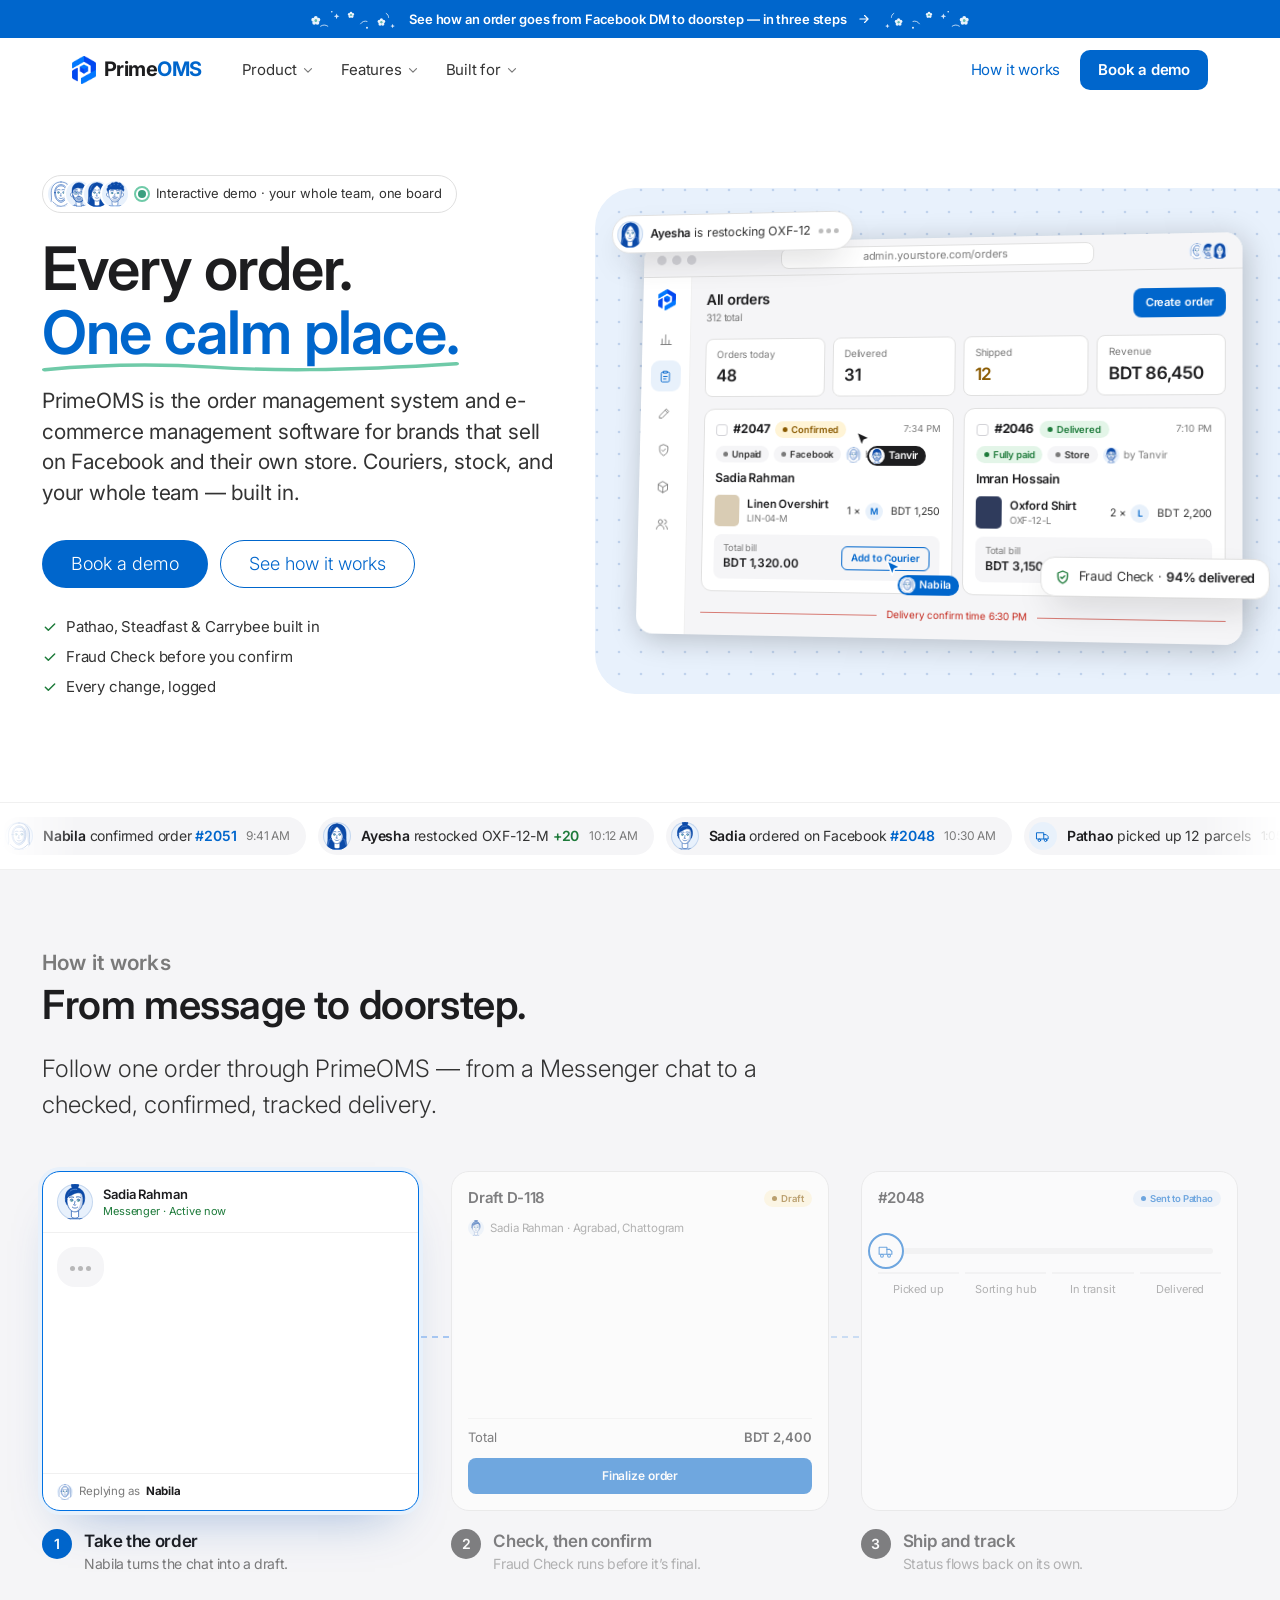
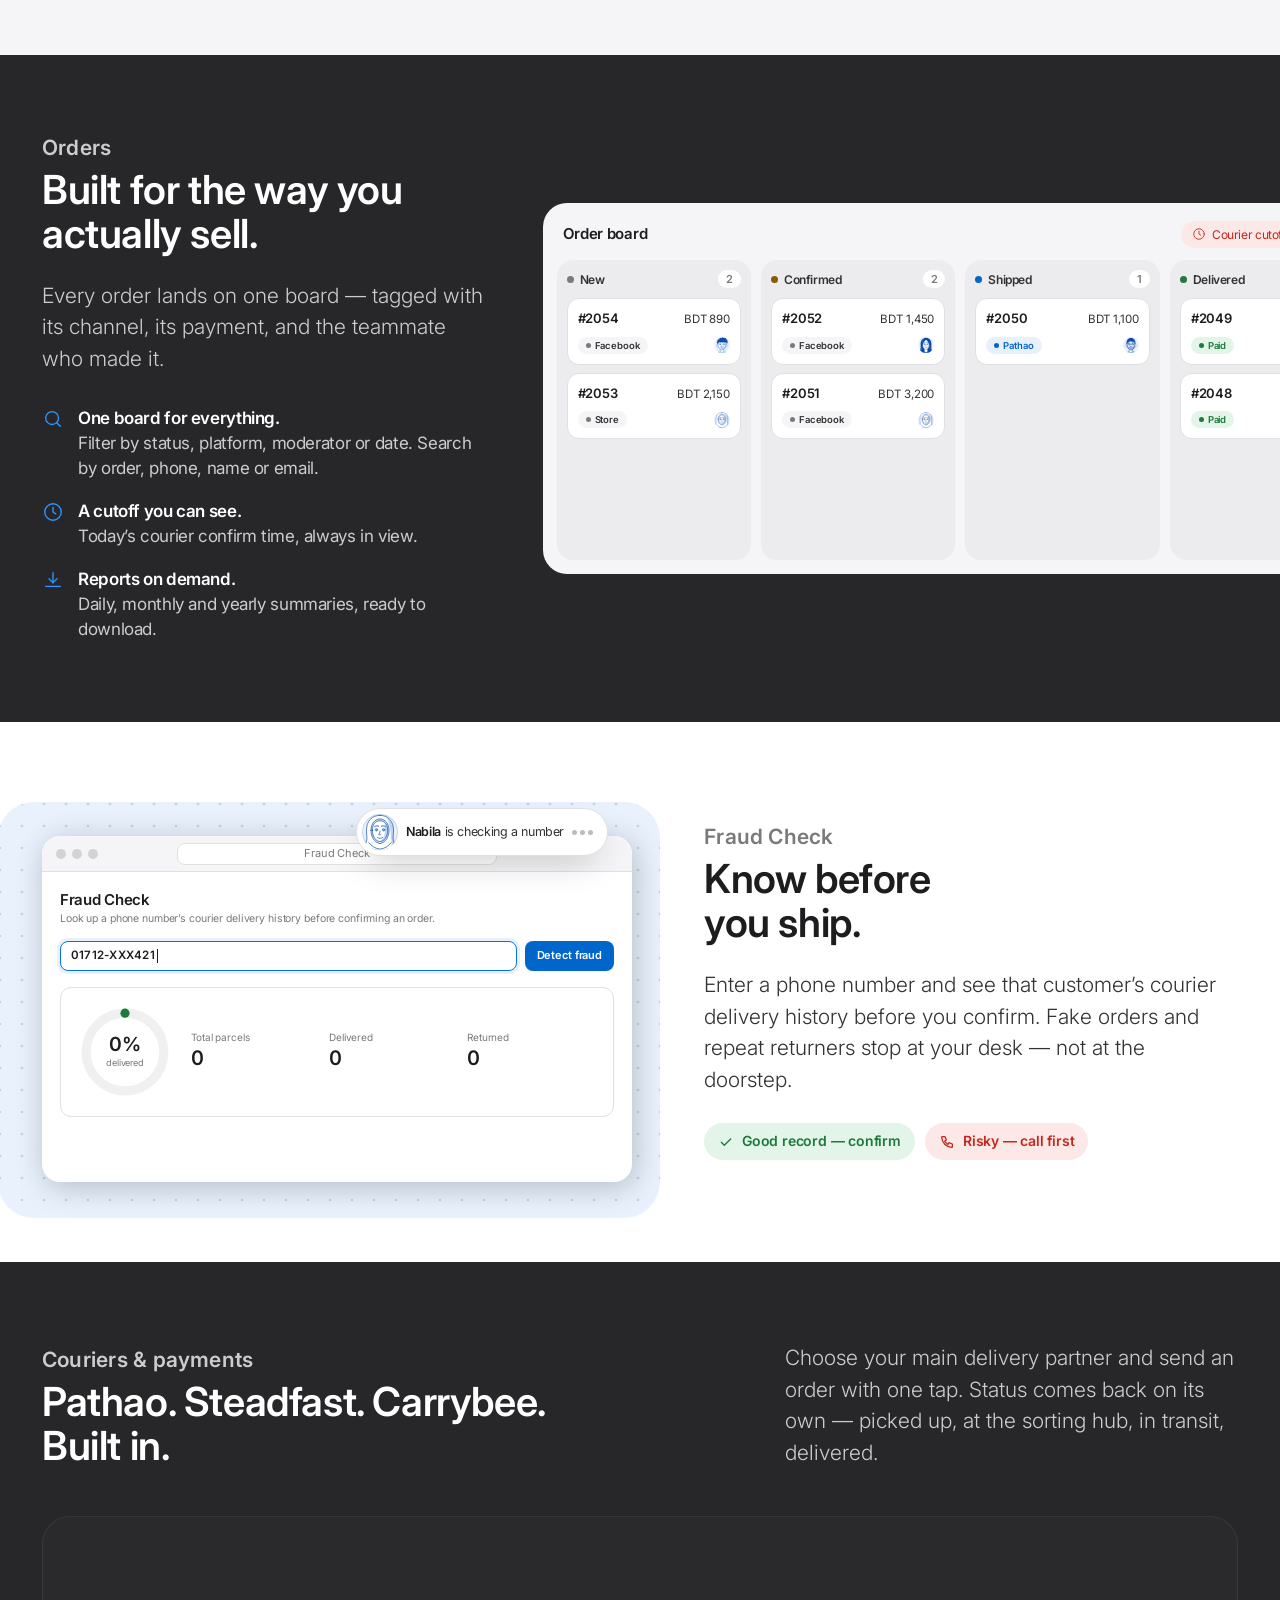
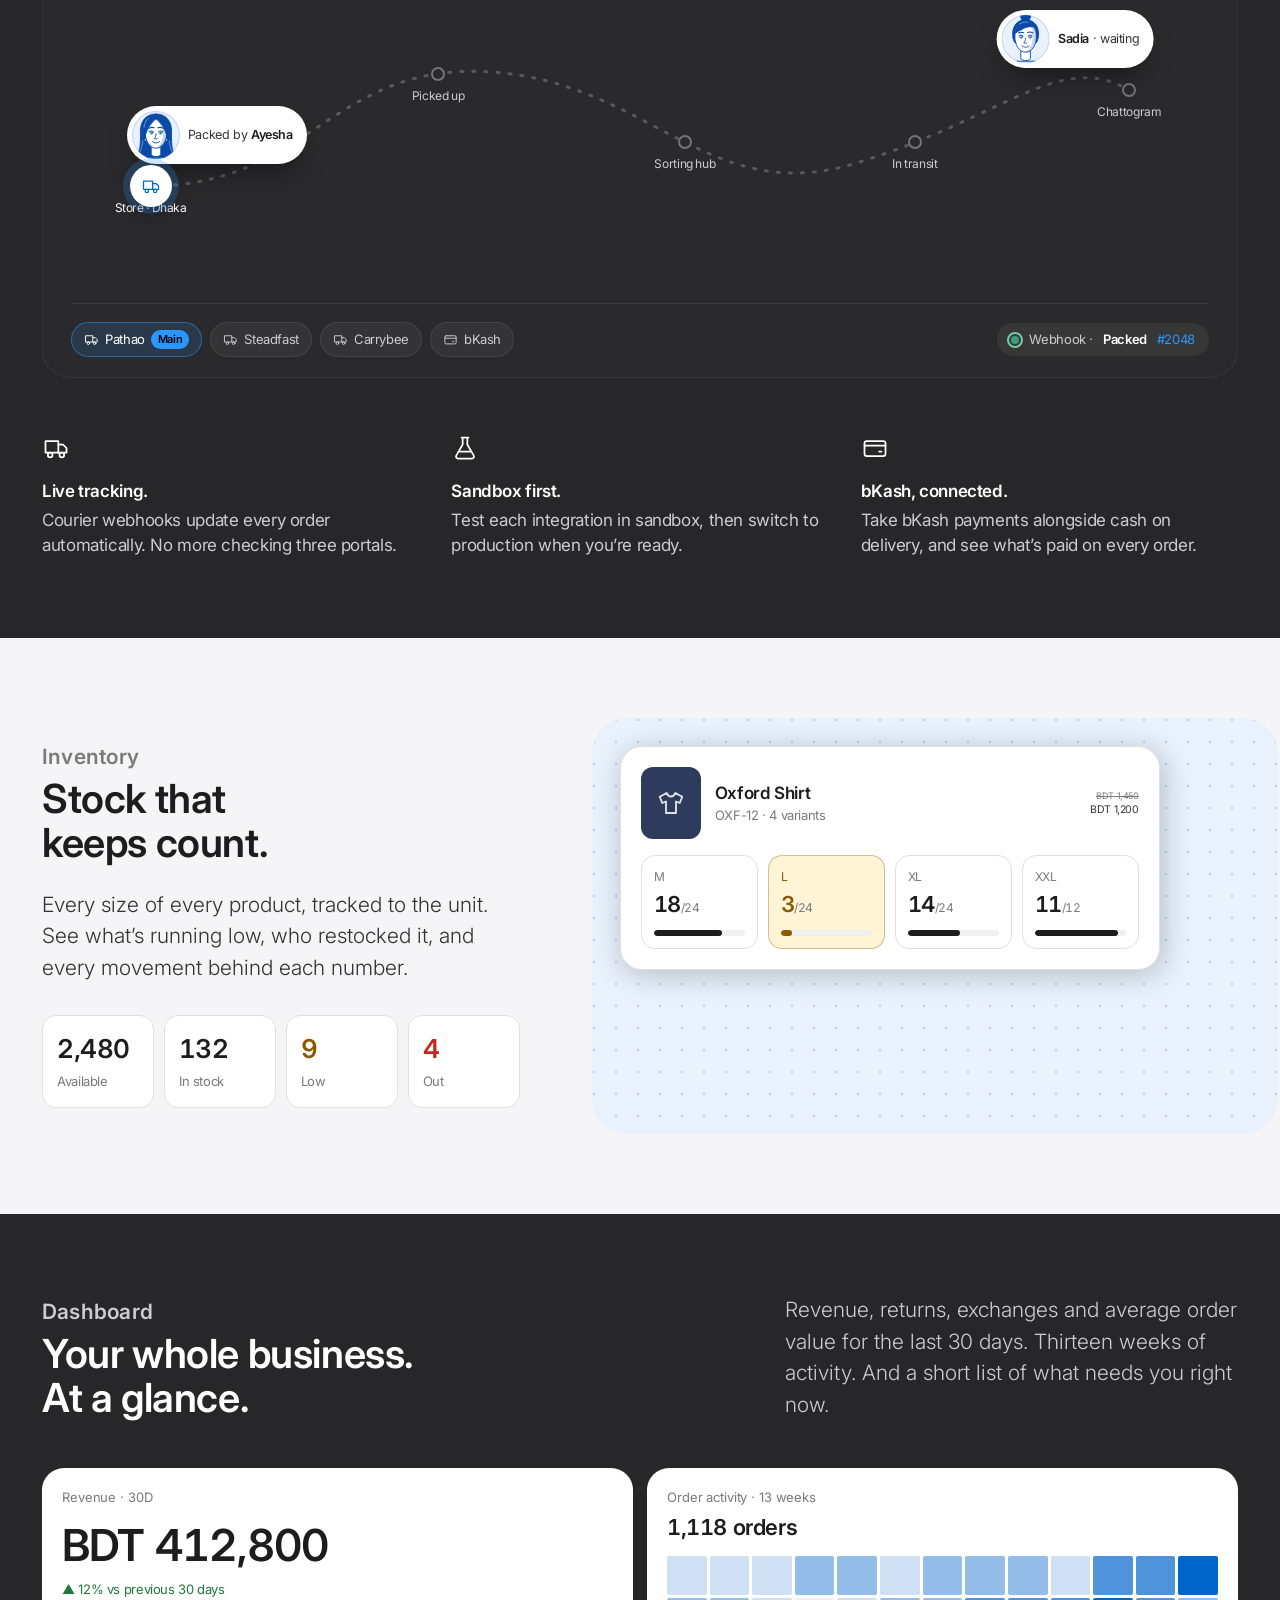
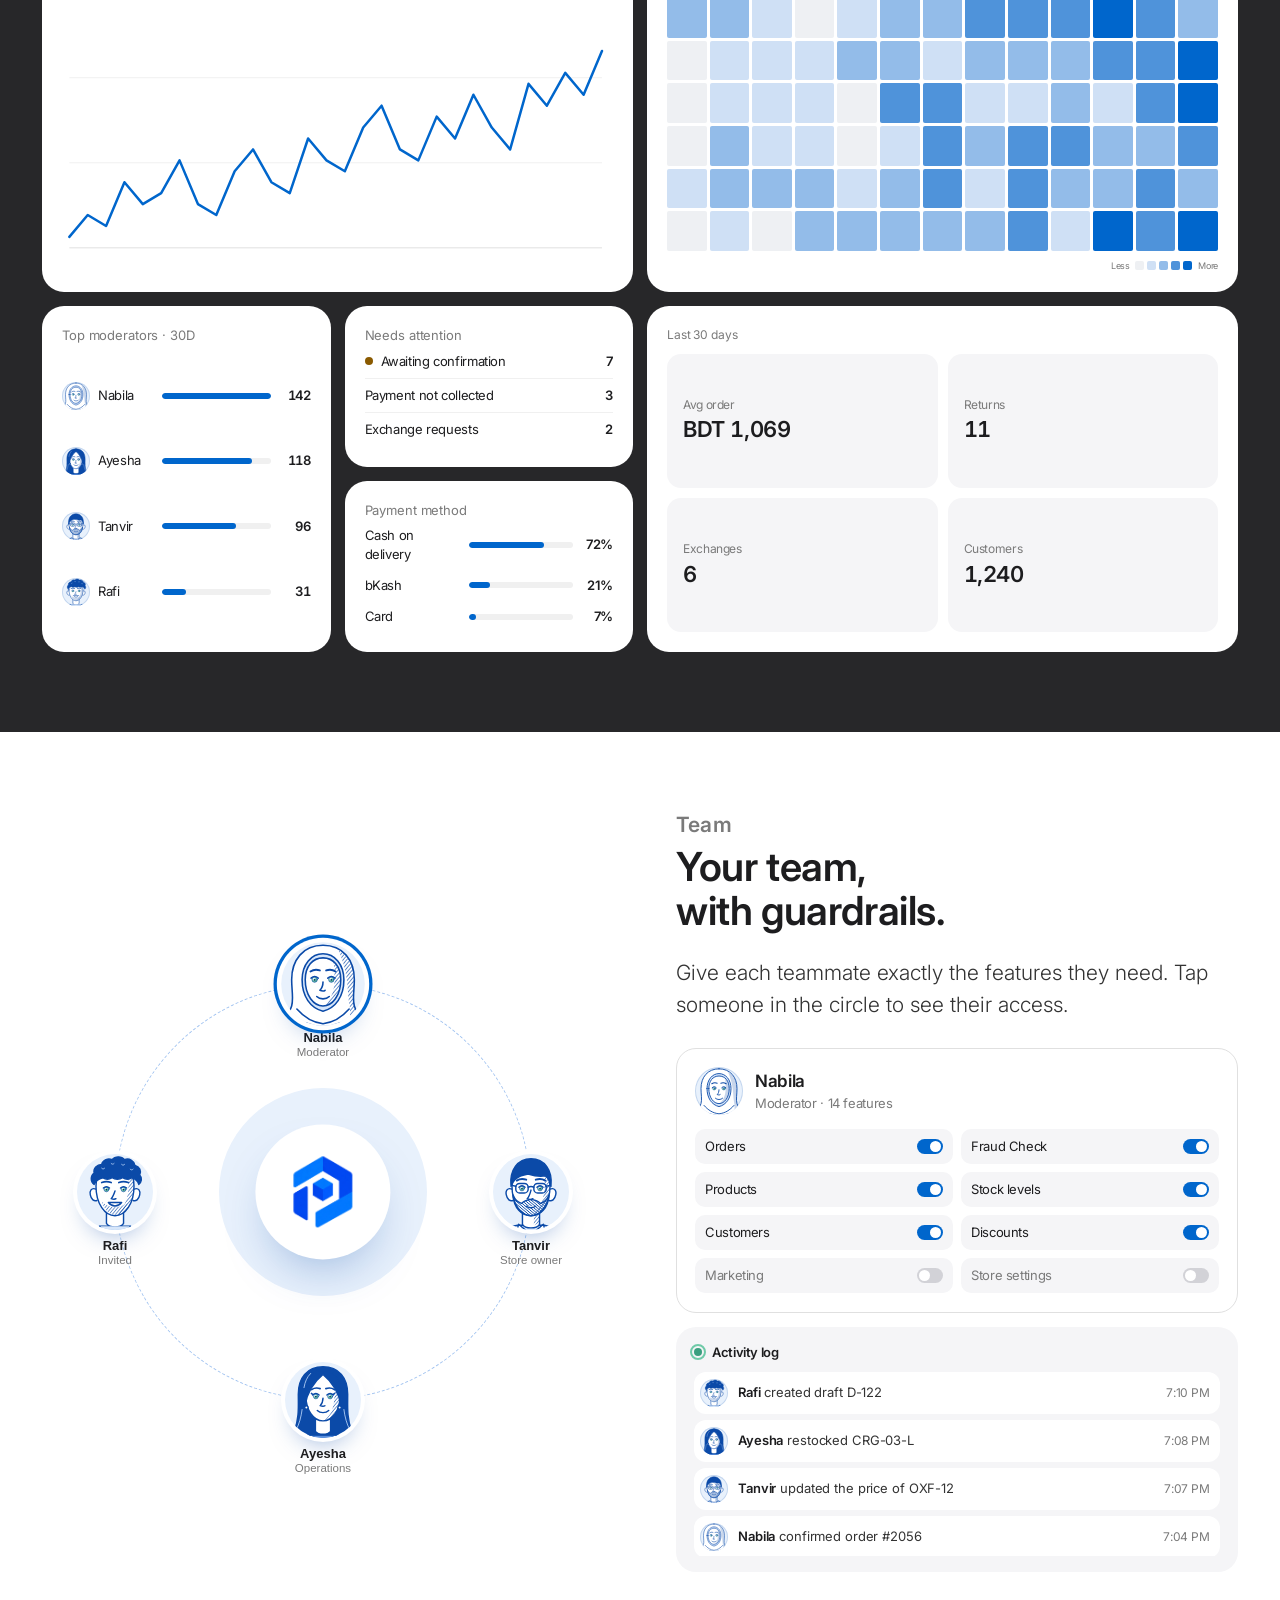
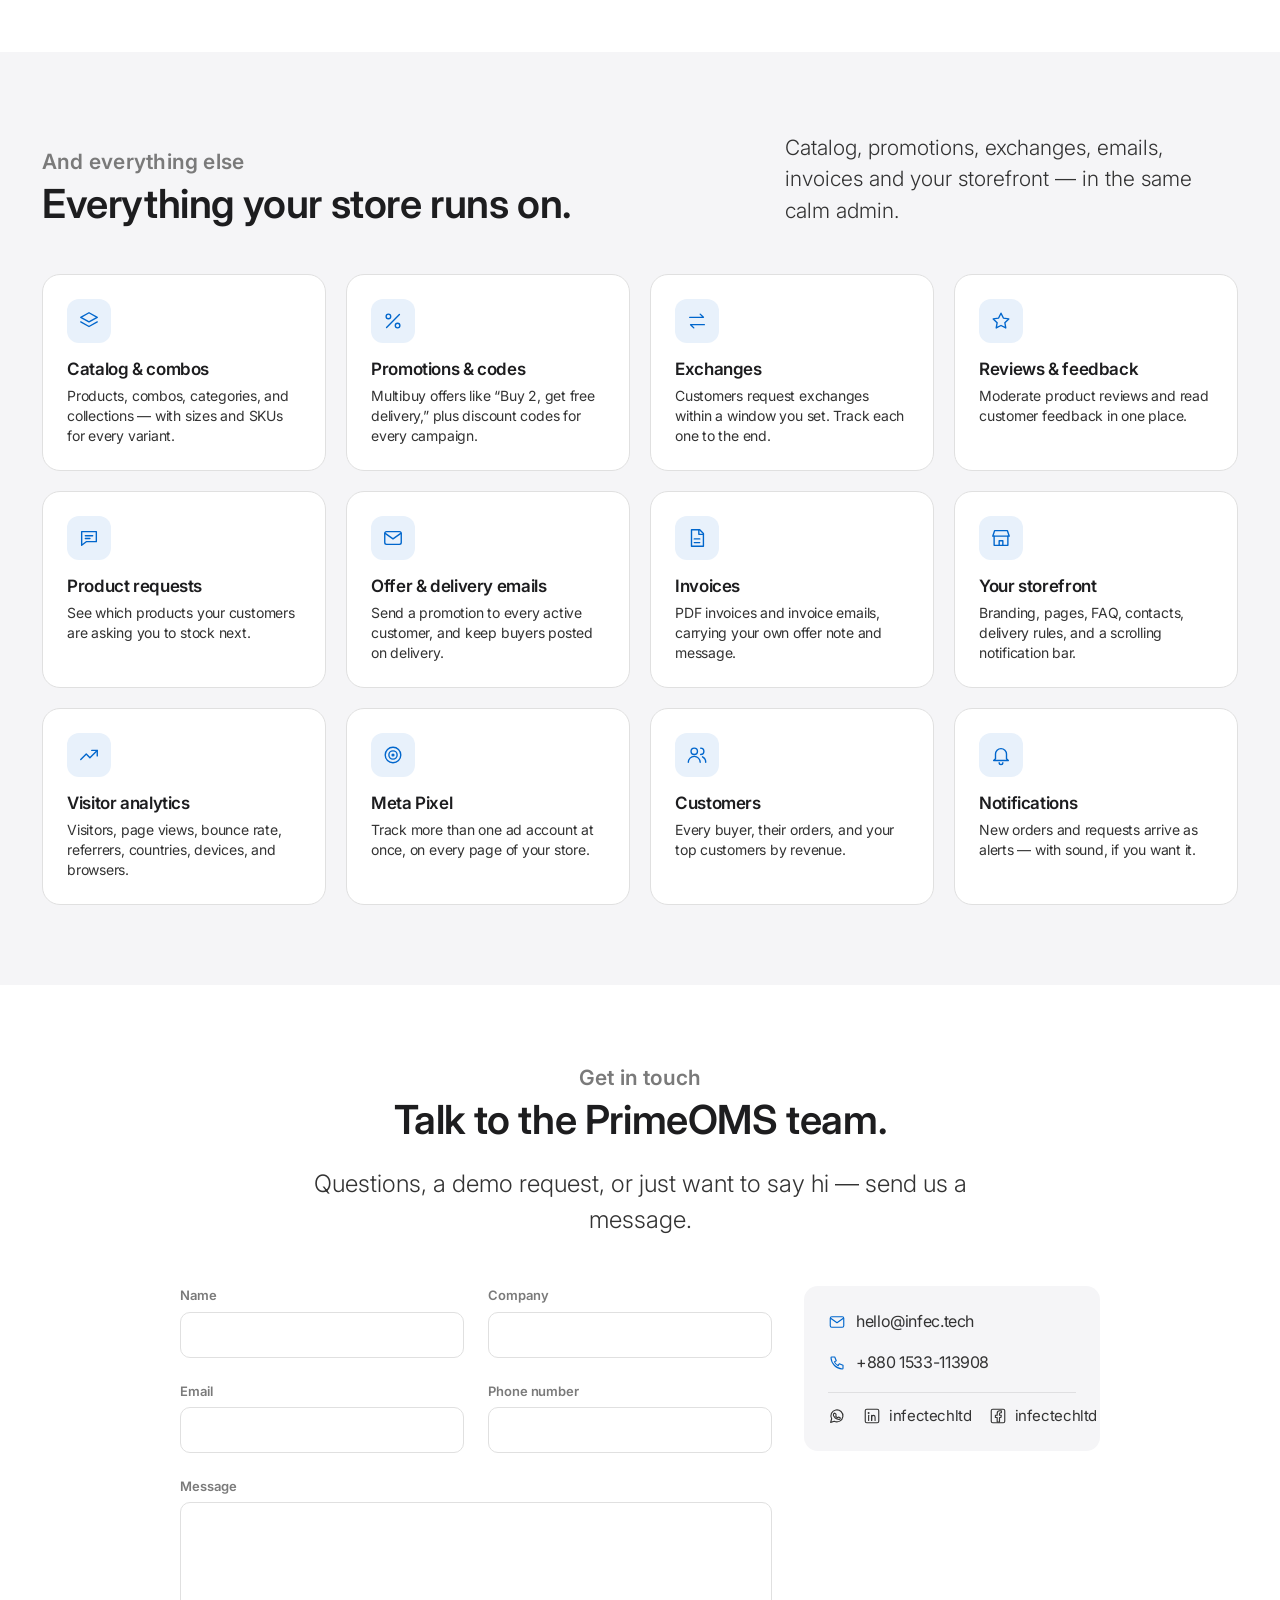
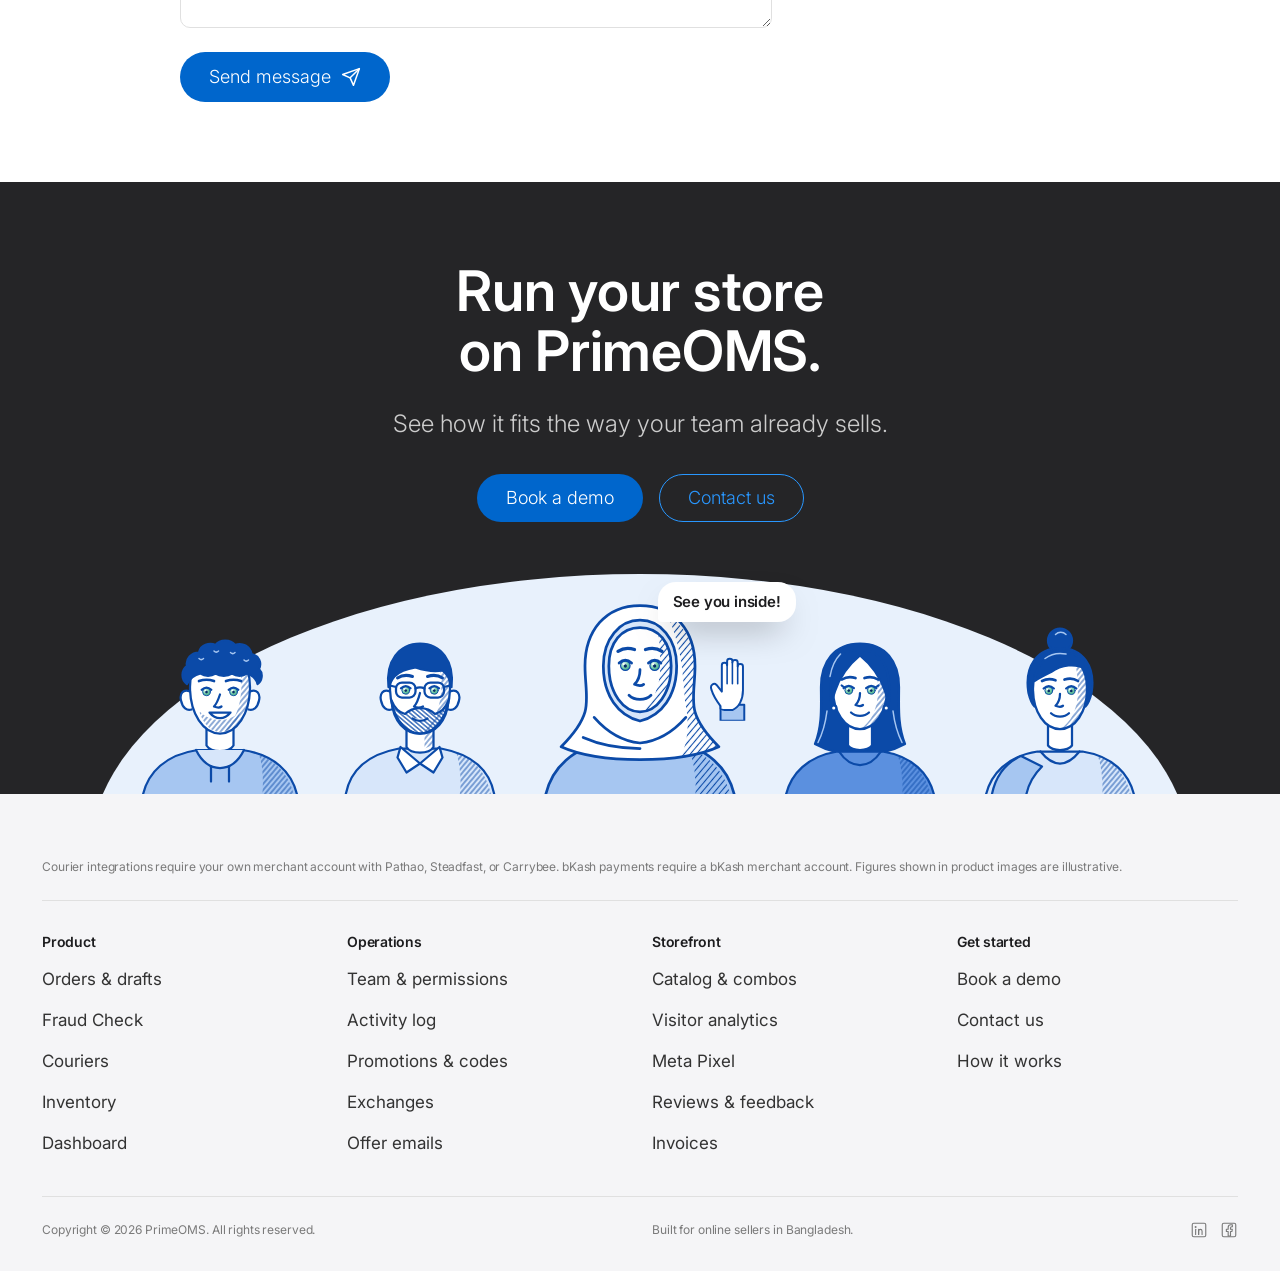
<file: index.html>
<!doctype html>
<html lang="en">
<head>
  <meta charset="utf-8">
  <meta name="viewport" content="width=device-width, initial-scale=1">
  <title>PrimeOMS – Order Management & E-commerce Software | Infectech</title>
  <meta name="description" content="PrimeOMS is an order management system and e-commerce management software for Facebook and online store sellers in Bangladesh. Orders, inventory, Fraud Check, Pathao, Steadfast & Carrybee couriers, and team permissions in one platform.">
  <meta name="keywords" content="order management system, order management software, e-commerce management software, inventory management software, order management software Bangladesh, e-commerce order management system, business management software">
  <meta name="author" content="Infectech Ltd.">
  <meta name="robots" content="index, follow">
  <meta name="theme-color" content="#000000">
  <link rel="canonical" href="https://primeoms.infec.tech/">

  <!-- Open Graph -->
  <meta property="og:site_name" content="PrimeOMS">
  <meta property="og:locale" content="en_US">
  <meta property="og:title" content="PrimeOMS – Order Management & E-commerce Software">
  <meta property="og:description" content="The order management system for brands that sell on Facebook and their own store. Orders, inventory, Fraud Check, and couriers — built in.">
  <meta property="og:type" content="website">
  <meta property="og:url" content="https://primeoms.infec.tech/">
  <meta property="og:image" content="https://primeoms.infec.tech/assets/primeoms-logo.png">
  <meta property="og:image:width" content="512">
  <meta property="og:image:height" content="606">

  <!-- Twitter / X -->
  <meta name="twitter:card" content="summary">
  <meta name="twitter:title" content="PrimeOMS – Order Management & E-commerce Software">
  <meta name="twitter:description" content="The order management system for brands that sell on Facebook and their own store. Orders, inventory, Fraud Check, and couriers — built in.">
  <meta name="twitter:image" content="https://primeoms.infec.tech/assets/primeoms-logo.png">

  <link rel="icon" type="image/png" href="assets/primeoms-logo.png">
  <link rel="apple-touch-icon" href="assets/primeoms-logo.png">
  <link rel="preconnect" href="https://fonts.googleapis.com">
  <link rel="preconnect" href="https://fonts.gstatic.com" crossorigin>
  <link rel="stylesheet" href="https://fonts.googleapis.com/css2?family=Inter:wght@300;400;600;700&display=swap">
  <link rel="stylesheet" href="css/styles.css">
  <link rel="stylesheet" href="css/scenes.css">
  <link rel="stylesheet" href="css/motion.css">
  <script>document.documentElement.classList.add('js')</script>
  <script type="application/ld+json">
  {
    "@context": "https://schema.org",
    "@graph": [
      {
        "@type": "Organization",
        "@id": "https://infec.tech/#organization",
        "name": "Infectech Ltd.",
        "url": "https://infec.tech/",
        "logo": "https://primeoms.infec.tech/assets/primeoms-logo.png",
        "sameAs": [
          "https://www.linkedin.com/company/infectechltd",
          "https://www.facebook.com/infectechltd"
        ]
      },
      {
        "@type": "WebSite",
        "@id": "https://primeoms.infec.tech/#website",
        "url": "https://primeoms.infec.tech/",
        "name": "PrimeOMS",
        "publisher": { "@id": "https://infec.tech/#organization" }
      },
      {
        "@type": "SoftwareApplication",
        "name": "PrimeOMS",
        "applicationCategory": "BusinessApplication",
        "operatingSystem": "Web",
        "url": "https://primeoms.infec.tech/",
        "description": "PrimeOMS is an order management and e-commerce management system for brands selling on Facebook and their own online store — orders, inventory, Fraud Check, courier integrations (Pathao, Steadfast, Carrybee) and team permissions in one platform.",
        "image": "https://primeoms.infec.tech/assets/primeoms-logo.png",
        "publisher": { "@id": "https://infec.tech/#organization" },
        "offers": {
          "@type": "Offer",
          "availability": "https://schema.org/InStock",
          "url": "https://primeoms.infec.tech/#get-started"
        }
      },
      {
        "@type": "BreadcrumbList",
        "itemListElement": [
          { "@type": "ListItem", "position": 1, "name": "Home", "item": "https://primeoms.infec.tech/" }
        ]
      }
    ]
  }
  </script>
</head>
<body>

<!-- Icon sprite -->
<svg width="0" height="0" style="position:absolute" aria-hidden="true" focusable="false">
  <symbol id="i-orders" viewBox="0 0 24 24"><path d="M9 3.5h6v3H9z"/><path d="M15 5h2a2 2 0 0 1 2 2v12a2 2 0 0 1-2 2H7a2 2 0 0 1-2-2V7a2 2 0 0 1 2-2h2"/><path d="M9 12h6M9 16h4"/></symbol>
  <symbol id="i-shield" viewBox="0 0 24 24"><path d="M12 3l7 3v5c0 4.5-3 8.3-7 10-4-1.7-7-5.5-7-10V6z"/><path d="M9 12l2 2 4-4"/></symbol>
  <symbol id="i-truck" viewBox="0 0 24 24"><path d="M3 6h11v10H3z"/><path d="M14 9h4l3 3v4h-7"/><circle cx="7" cy="18" r="2"/><circle cx="17" cy="18" r="2"/></symbol>
  <symbol id="i-box" viewBox="0 0 24 24"><path d="M12 3l8 4.5v9L12 21l-8-4.5v-9z"/><path d="M4 7.5l8 4.5 8-4.5"/><path d="M12 12v9"/></symbol>
  <symbol id="i-tag" viewBox="0 0 24 24"><path d="M3 12V4h8l10 10-8 8z"/><circle cx="7.5" cy="8.5" r="1.5"/></symbol>
  <symbol id="i-layers" viewBox="0 0 24 24"><path d="M12 3l9 5-9 5-9-5z"/><path d="M3 13l9 5 9-5"/></symbol>
  <symbol id="i-percent" viewBox="0 0 24 24"><path d="M19 5L5 19"/><circle cx="7" cy="7" r="2.5"/><circle cx="17" cy="17" r="2.5"/></symbol>
  <symbol id="i-exchange" viewBox="0 0 24 24"><path d="M4 8h15l-3.5-3.5"/><path d="M20 16H5l3.5 3.5"/></symbol>
  <symbol id="i-star" viewBox="0 0 24 24"><path d="M12 3.5l2.6 5.3 5.9.9-4.3 4.1 1 5.8L12 16.9l-5.2 2.7 1-5.8-4.3-4.1 5.9-.9z"/></symbol>
  <symbol id="i-chat" viewBox="0 0 24 24"><path d="M4 5h16v11H9l-5 4z"/><path d="M8 9.5h8M8 12.5h5"/></symbol>
  <symbol id="i-mail" viewBox="0 0 24 24"><rect x="3" y="5" width="18" height="14" rx="2"/><path d="M3.5 7l8.5 6 8.5-6"/></symbol>
  <symbol id="i-doc" viewBox="0 0 24 24"><path d="M6 3h9l4 4v14H6z"/><path d="M14 3v5h5"/><path d="M9 13h6M9 17h6"/></symbol>
  <symbol id="i-store" viewBox="0 0 24 24"><path d="M4.5 10v10h15V10"/><path d="M3 10l2-6h14l2 6z"/><path d="M10 20v-5h4v5"/></symbol>
  <symbol id="i-chart" viewBox="0 0 24 24"><path d="M5 20V11M11 20V4M17 20v-7M3 20h18"/></symbol>
  <symbol id="i-trend" viewBox="0 0 24 24"><path d="M3 17l6-6 4 4 8-8"/><path d="M15 7h6v6"/></symbol>
  <symbol id="i-target" viewBox="0 0 24 24"><circle cx="12" cy="12" r="8.5"/><circle cx="12" cy="12" r="4.5"/><circle cx="12" cy="12" r="1"/></symbol>
  <symbol id="i-wallet" viewBox="0 0 24 24"><rect x="3" y="6" width="18" height="13" rx="2"/><path d="M3 10h18"/><path d="M15.5 15h2"/></symbol>
  <symbol id="i-bell" viewBox="0 0 24 24"><path d="M6 16v-5a6 6 0 0 1 12 0v5l2 2H4z"/><path d="M10 20.5a2 2 0 0 0 4 0"/></symbol>
  <symbol id="i-users" viewBox="0 0 24 24"><circle cx="9" cy="8" r="3.5"/><path d="M2.5 20a6.5 6.5 0 0 1 13 0"/><path d="M16 4.5a3.5 3.5 0 0 1 0 7"/><path d="M18 14a6.5 6.5 0 0 1 3.5 6"/></symbol>
  <symbol id="i-draft" viewBox="0 0 24 24"><path d="M4 20h4L19 9l-4-4L4 16z"/><path d="M13 7l4 4"/></symbol>
  <symbol id="i-clock" viewBox="0 0 24 24"><circle cx="12" cy="12" r="9"/><path d="M12 7v5l3 2"/></symbol>
  <symbol id="i-search" viewBox="0 0 24 24"><circle cx="11" cy="11" r="7"/><path d="M20 20l-4-4"/></symbol>
  <symbol id="i-plus" viewBox="0 0 24 24"><path d="M12 5v14M5 12h14"/></symbol>
  <symbol id="i-copy" viewBox="0 0 24 24"><rect x="8" y="8" width="12" height="12" rx="2"/><path d="M16 8V5a1 1 0 0 0-1-1H5a1 1 0 0 0-1 1v10a1 1 0 0 0 1 1h3"/></symbol>
  <symbol id="i-phone" viewBox="0 0 24 24"><path d="M5 4h4l2 5-2.5 1.5a11 11 0 0 0 5 5L15 13l5 2v4a1 1 0 0 1-1 1A16 16 0 0 1 4 5a1 1 0 0 1 1-1"/></symbol>
  <symbol id="i-check" viewBox="0 0 24 24"><path d="M5 12.5l4.5 4.5L19 7.5"/></symbol>
  <symbol id="i-report" viewBox="0 0 24 24"><path d="M12 4v11"/><path d="M7.5 10.5L12 15l4.5-4.5"/><path d="M4 19h16"/></symbol>
  <symbol id="i-flask" viewBox="0 0 24 24"><path d="M9 3h6M10 3v6l-5.5 9.5A1.7 1.7 0 0 0 6 21h12a1.7 1.7 0 0 0 1.5-2.5L14 9V3"/><path d="M7.5 15h9"/></symbol>
  <symbol id="i-key" viewBox="0 0 24 24"><circle cx="8" cy="15" r="4"/><path d="M11 12l9-9M17 6l3 3M14.5 8.5l2 2"/></symbol>
  <symbol id="i-person" viewBox="0 0 24 24"><circle cx="12" cy="8" r="4"/><path d="M4 21a8 8 0 0 1 16 0"/></symbol>
  <symbol id="i-log" viewBox="0 0 24 24"><path d="M8 6h12M8 12h12M8 18h12"/><circle cx="4" cy="6" r="1"/><circle cx="4" cy="12" r="1"/><circle cx="4" cy="18" r="1"/></symbol>
  <symbol id="i-menu" viewBox="0 0 24 24"><path d="M5 9h14M5 15h14"/></symbol>
  <symbol id="i-close" viewBox="0 0 24 24"><path d="M6 6l12 12M18 6L6 18"/></symbol>
  <symbol id="i-chevron" viewBox="0 0 24 24"><path d="M6 9.5l6 6 6-6"/></symbol>
  <symbol id="i-arrow" viewBox="0 0 24 24"><path d="M5 12h14M13 6l6 6-6 6"/></symbol>
  <symbol id="i-shirt" viewBox="0 0 24 24"><path d="M8.5 4L3 7l2 5 3-1.2V20h8v-9.2l3 1.2 2-5-5.5-3c-.8 1.8-2.1 2.8-3.5 2.8S9.3 5.8 8.5 4z"/></symbol>
  <symbol id="i-linkedin" viewBox="0 0 24 24"><rect x="3" y="3" width="18" height="18" rx="2"/><circle cx="7.5" cy="8" r="1.3" fill="currentColor" stroke="none"/><path d="M7.5 11v7"/><path d="M11.5 18v-4.5a2.3 2.3 0 0 1 4.6 0V18"/><path d="M11.5 11v7"/></symbol>
  <symbol id="i-facebook" viewBox="0 0 24 24"><rect x="3" y="3" width="18" height="18" rx="2"/><path d="M14 20v-6h2l.4-3H14V9.2c0-.9.3-1.5 1.6-1.5H16.5V5.1c-.3 0-1.1-.1-2.1-.1-2.1 0-3.5 1.3-3.5 3.6V11H8.5v3H10.9v6z"/></symbol>
  <symbol id="i-whatsapp" viewBox="0 0 24 24"><path d="M3.5 20.5l1.4-4.8A8 8 0 1 1 8.4 19z"/><path d="M8.8 8.2c-.3 0-.6.1-.8.4-.3.3-.8.9-.8 1.9s.8 2 .9 2.1c.1.2 1.6 2.5 3.9 3.4 1.9.7 2.3.6 2.7.6.4 0 1.3-.5 1.5-1.1.2-.5.2-1 .1-1.1-.1-.1-.3-.2-.6-.3-.3-.1-1.3-.7-1.5-.7-.2-.1-.4-.1-.5.1l-.5.7c-.1.2-.3.2-.5.1-.3-.1-1.1-.4-1.6-1-.5-.5-.8-1-.9-1.2-.1-.2 0-.3.1-.4l.3-.4c.1-.1.2-.2.2-.4.1-.1.1-.2 0-.4l-.6-1.4c-.2-.4-.3-.4-.5-.4z"/></symbol>

  <!-- Illustration: hand-hatched portraits — blue, white & pearl green. Spec: avatardesign.md -->
  <defs>
    <pattern id="hatch" width="2.6" height="2.6" patternUnits="userSpaceOnUse" patternTransform="rotate(40)"><path class="av-hatch" d="M1.3 0v2.6" stroke-width=".6"/></pattern>
    <pattern id="hatch-x" width="2.2" height="2.2" patternUnits="userSpaceOnUse" patternTransform="rotate(-50)"><path class="av-hatch" d="M1.1 0v2.2" stroke-width=".8"/></pattern>
    <radialGradient id="av-pearl" cx="36%" cy="32%" r="78%"><stop offset="0" class="av-pearl-0"/><stop offset=".55" class="av-pearl-1"/><stop offset="1" class="av-pearl-2"/></radialGradient>
  </defs>

  <symbol id="av-nabila" viewBox="0 0 120 120">
    <g class="av-line" stroke-width="1.5" stroke-linecap="round" stroke-linejoin="round">
      <path class="f-t2" d="M8 121c3-18 16-29 36-32h32c20 3 33 14 36 32z"/>
      <path d="M86 92c12 5 21 14 24 29H90c1-10 0-20-4-29z" fill="url(#hatch)" stroke="none"/>
      <path class="f-white" d="M60 15c-19 0-30 14-30 33 0 10 2 18 0 25-2 7-7 13-13 19 11 5 26 7 43 7s32-2 43-7c-6-6-11-12-13-19-2-7 0-15 0-25 0-19-11-33-30-33z"/>
      <path d="M75 20c9 6 15 15 15 28 0 10-2 18 0 25 2 7 7 13 13 19-6 3-13 5-21 6 4-8 5-18 3-28-2-12 0-26-10-50z" fill="url(#hatch)" stroke="none"/>
      <path class="f-t1" d="M40 48c0-15 9-25 20-25s20 10 20 25c0 16-8 27-20 30-12-3-20-14-20-30z"/>
      <path class="f-skin" d="M43 48c0-13 7-21 17-21s17 8 17 21c0 15-8 25-17 25s-17-10-17-25z"/>
      <path d="M70 31c5 4 7 10 7 17 0 15-8 25-17 25 6-4 11-12 11-24 0-7 0-13-1-18z" fill="url(#hatch)" stroke="none"/>
      <path d="M35 76c7 8 15 13 25 14 10-1 18-6 25-14M29 87c9 4 19 6 31 6" fill="none"/>
      <path d="M48 40c3-2 6-2 9-1M63 39c3-1 6-1 9 1" fill="none" stroke-width="1.8"/>
      <g class="av-eyes">
      <circle class="f-eye" cx="52" cy="47.8" r="2.6" stroke-width=".6"/>
      <circle class="f-eye" cx="68" cy="47.8" r="2.6" stroke-width=".6"/>
      <g class="av-look">
      <circle class="f-pupil" cx="52" cy="48" r=".9" stroke="none"/>
      <circle class="f-pupil" cx="68" cy="48" r=".9" stroke="none"/>
      <circle class="f-glint" cx="51.1" cy="47" r=".5" stroke="none"/>
      <circle class="f-glint" cx="67.1" cy="47" r=".5" stroke="none"/>
      </g></g>
      <path d="M48.6 46.4c2.2-2 4.6-2 6.8 0M64.6 46.4c2.2-2 4.6-2 6.8 0" fill="none"/>
      <path d="M60 50c0 3-1 6-3 8 2 .8 4 .8 5 0" fill="none"/>
      <path d="M54 64c3 3 9 3 12 0" fill="none"/>
    </g>
  </symbol>

  <symbol id="av-tanvir" viewBox="0 0 120 120">
    <g class="av-line" stroke-width="1.5" stroke-linecap="round" stroke-linejoin="round">
      <path class="f-t1" d="M10 121c2-19 15-30 36-34h28c21 4 34 15 36 34z"/>
      <path d="M84 89c12 5 21 14 24 32H86c2-11 1-22-2-32z" fill="url(#hatch)" stroke="none"/>
      <path class="f-skin" d="M51 70v16c3 5 15 5 18 0V70"/>
      <path d="M63 72v15c3-1 5-2 6-4V70z" fill="url(#hatch)" stroke="none"/>
      <path class="f-white" d="M47 86l13 11-9 6-6-10zM73 86L60 97l9 6 6-10z"/>
      <path class="f-skin" d="M40 49c-5-2-7 2-6 6 1 5 4 7 7 6M80 49c5-2 7 2 6 6-1 5-4 7-7 6"/>
      <path class="f-skin" d="M40 46c0-16 9-26 20-26s20 10 20 26c0 18-9 31-20 31S40 64 40 46z"/>
      <path d="M71 26c6 5 9 12 9 21 0 17-9 30-20 30 7-4 13-14 14-27 1-10-1-18-3-24z" fill="url(#hatch)" stroke="none"/>
      <path class="f-hair" d="M39 46c-2-17 7-29 21-29s23 12 21 29c-1-5-3-9-6-11-5 1-12 0-18-2-6 1-11 3-14 6-2 2-3 5-4 7z"/>
      <path d="M41 55c1 14 9 22 19 22s18-8 19-22c-2 5-5 8-9 9-3-3-6-4-10-4s-7 1-10 4c-4-1-7-4-9-9z" fill="url(#hatch-x)"/>
      <path class="f-skin" d="M55 67c3 2 7 2 10 0"/>
      <g class="av-eyes">
      <circle class="f-eye" cx="50.5" cy="48.2" r="2.6" stroke-width=".6"/>
      <circle class="f-eye" cx="69.5" cy="48.2" r="2.6" stroke-width=".6"/>
      <g class="av-look">
      <circle class="f-pupil" cx="50.5" cy="48.4" r=".9" stroke="none"/>
      <circle class="f-pupil" cx="69.5" cy="48.4" r=".9" stroke="none"/>
      <circle class="f-glint" cx="49.7" cy="47.4" r=".5" stroke="none"/>
      <circle class="f-glint" cx="68.7" cy="47.4" r=".5" stroke="none"/>
      </g></g>
      <path d="M47.3 46.9c2-1.9 4.4-1.9 6.4 0M66.3 46.9c2-1.9 4.4-1.9 6.4 0" fill="none"/>
      <rect x="44" y="43" width="13" height="10" rx="4" fill="none"/>
      <rect x="63" y="43" width="13" height="10" rx="4" fill="none"/>
      <path d="M57 47c2-1 4-1 6 0M44 46l-4-1M76 46l4-1" fill="none"/>
      <path d="M45 40c3-2 7-2 10-1M65 39c3-1 7-1 10 1" fill="none" stroke-width="2"/>
      <path d="M60 50c-1 4-2 7-4 9 2 1 4 1 6 0" fill="none"/>
    </g>
  </symbol>

  <symbol id="av-ayesha" viewBox="0 0 120 120">
    <g class="av-line" stroke-width="1.5" stroke-linecap="round" stroke-linejoin="round">
      <path class="f-hair" d="M60 17c-17 0-26 12-26 29 0 13 1 25-4 38 9 5 19 7 30 7s21-2 30-7c-5-13-4-25-4-38 0-17-9-29-26-29z"/>
      <path class="f-t3" d="M10 121c3-18 16-29 35-32h30c19 3 32 14 35 32z"/>
      <path d="M85 91c11 5 20 14 23 30H88c1-11 0-21-3-30z" fill="url(#hatch)" stroke="none"/>
      <path class="f-skin" d="M52 68v17c3 4 13 4 16 0V68"/>
      <path d="M46 89c4 6 9 9 14 9s10-3 14-9" fill="none"/>
      <path class="f-skin" d="M42 47c0-14 8-23 18-23s18 9 18 23c0 16-8 27-18 27S42 63 42 47z"/>
      <path d="M70 29c5 4 8 10 8 18 0 16-8 27-18 27 7-4 12-13 12-26 0-8-1-14-2-19z" fill="url(#hatch)" stroke="none"/>
      <path class="f-hair" d="M60 21c-10 0-18 7-19 20-1 6-1 12 0 17 2-12 8-24 19-33zM60 21c10 0 18 7 19 20 1 6 1 12 0 17-2-12-8-24-19-33z"/>
      <path class="s-sheen" d="M38 62c-1 8-3 15-6 21M82 62c1 8 3 15 6 21M47 24c-4 4-6 9-7 15" fill="none" stroke-width="1"/>
      <path d="M48 41c3-2 6-2 9-1M63 40c3-1 6-1 9 1" fill="none" stroke-width="1.8"/>
      <g class="av-eyes">
      <circle class="f-eye" cx="52.5" cy="48.2" r="2.6" stroke-width=".6"/>
      <circle class="f-eye" cx="67.5" cy="48.2" r="2.6" stroke-width=".6"/>
      <g class="av-look">
      <circle class="f-pupil" cx="52.5" cy="48.4" r=".9" stroke="none"/>
      <circle class="f-pupil" cx="67.5" cy="48.4" r=".9" stroke="none"/>
      <circle class="f-glint" cx="51.6" cy="47.4" r=".5" stroke="none"/>
      <circle class="f-glint" cx="66.6" cy="47.4" r=".5" stroke="none"/>
      </g></g>
      <path d="M49.1 46.8c2.2-2 4.6-2 6.8 0M64.1 46.8c2.2-2 4.6-2 6.8 0M49.4 46.3l-1.6-1.3M70.6 46.3l1.6-1.3" fill="none"/>
      <path d="M60 50c0 3-1 6-3 8 2 .8 4 .8 5 0" fill="none"/>
      <path d="M54 63c3 3 9 3 12 0" fill="none"/>
      <circle class="f-white" cx="42.5" cy="60" r="1.8"/>
      <circle class="f-white" cx="77.5" cy="60" r="1.8"/>
    </g>
  </symbol>

  <symbol id="av-rafi" viewBox="0 0 120 120">
    <g class="av-line" stroke-width="1.5" stroke-linecap="round" stroke-linejoin="round">
      <path class="f-t2" d="M8 121c3-19 17-30 37-33h30c20 3 34 14 37 33z"/>
      <path d="M86 91c12 5 21 14 24 30H88c1-11 1-21-2-30z" fill="url(#hatch)" stroke="none"/>
      <path class="f-skin" d="M51 69v16c3 5 15 5 18 0V69"/>
      <path class="f-t1" d="M44 88c4 8 9 12 16 12s12-4 16-12"/>
      <path d="M54 99v10M66 99v10" fill="none"/>
      <path class="f-skin" d="M40 49c-5-2-7 2-6 6 1 5 4 7 7 6M80 49c5-2 7 2 6 6-1 5-4 7-7 6"/>
      <path class="f-skin" d="M40 46c0-16 9-26 20-26s20 10 20 26c0 18-9 31-20 31S40 64 40 46z"/>
      <path d="M71 26c6 5 9 12 9 21 0 17-9 30-20 30 7-4 13-14 14-27 1-10-1-18-3-24z" fill="url(#hatch)" stroke="none"/>
      <path d="M46 62c3 9 8 14 14 14s11-5 14-14c-4 4-9 6-14 6s-10-2-14-6z" fill="url(#hatch)" stroke="none"/>
      <path class="f-hair" d="M38 44c-4-3-4-9 0-12-1-5 3-9 8-9 1-5 7-7 11-5 3-4 10-4 13 0 5-2 10 1 11 6 5 1 7 6 5 10 3 3 2 8-1 10-1-4-4-6-7-7-3 2-7 2-10 0-3 2-8 2-11 0-3 2-7 2-10 0-4 1-7 3-9 7z"/>
      <path class="s-sheen" d="M46 27c1 1 2 1 3 0M56 22c1 1 2 1 3 0M67 23c1 1 2 1 3 0M76 28c1 1 2 1 3 0" fill="none" stroke-width="1"/>
      <path d="M46 42c3-1 7-1 10 0M64 42c3-1 7-1 10 0" fill="none" stroke-width="1.8"/>
      <g class="av-eyes">
      <circle class="f-eye" cx="51" cy="49.2" r="2.6" stroke-width=".6"/>
      <circle class="f-eye" cx="69" cy="49.2" r="2.6" stroke-width=".6"/>
      <g class="av-look">
      <circle class="f-pupil" cx="51" cy="49.4" r=".9" stroke="none"/>
      <circle class="f-pupil" cx="69" cy="49.4" r=".9" stroke="none"/>
      <circle class="f-glint" cx="50.2" cy="48.4" r=".5" stroke="none"/>
      <circle class="f-glint" cx="68.2" cy="48.4" r=".5" stroke="none"/>
      </g></g>
      <path d="M47.8 47.9c2-1.9 4.4-1.9 6.4 0M65.8 47.9c2-1.9 4.4-1.9 6.4 0" fill="none"/>
      <path d="M60 51c-1 3-2 6-4 8 2 .8 4 .8 5 0" fill="none"/>
      <path class="f-white" d="M53 63c4 5 10 5 14 0z"/>
    </g>
  </symbol>

  <symbol id="av-sadia" viewBox="0 0 120 120">
    <g class="av-line" stroke-width="1.5" stroke-linecap="round" stroke-linejoin="round">
      <path class="f-t1" d="M10 121c3-18 16-29 35-32h30c19 3 32 14 35 32z"/>
      <path class="f-t2" d="M14 121c2-14 9-24 20-29l14 7c-6 6-10 13-11 22z"/>
      <path d="M85 91c11 5 20 14 23 30H88c1-11 0-21-3-30z" fill="url(#hatch)" stroke="none"/>
      <path class="f-skin" d="M52 68v17c3 4 13 4 16 0V68"/>
      <path d="M47 89c4 5 8 8 13 8s9-3 13-8" fill="none"/>
      <circle class="f-hair" cx="60" cy="15" r="8"/>
      <path class="f-hair" d="M39 50c-3-18 6-30 21-30s24 12 21 30c-1 4-2 7-4 9 1-12-4-22-17-26-10 3-16 12-17 26-2-2-3-5-4-9z"/>
      <path class="f-skin" d="M42 47c0-14 8-23 18-23s18 9 18 23c0 16-8 27-18 27S42 63 42 47z"/>
      <path d="M70 29c5 4 8 10 8 18 0 16-8 27-18 27 7-4 12-13 12-26 0-8-1-14-2-19z" fill="url(#hatch)" stroke="none"/>
      <path class="f-hair" d="M43 42c2-12 9-19 19-19 8 0 14 4 16 11-8-4-17-3-24 2-4 2-8 4-11 6z"/>
      <path class="s-sheen" d="M57 11c2-2 5-2 7 0M50 27c4-3 9-4 14-3" fill="none" stroke-width="1"/>
      <path d="M48 42c3-1.5 6-1.5 9-.5M63 41c3-1 6-1 9 1" fill="none" stroke-width="1.8"/>
      <g class="av-eyes">
      <circle class="f-eye" cx="52.5" cy="48.4" r="2.6" stroke-width=".6"/>
      <circle class="f-eye" cx="67.5" cy="48.4" r="2.6" stroke-width=".6"/>
      <g class="av-look">
      <circle class="f-pupil" cx="52.5" cy="48.6" r=".9" stroke="none"/>
      <circle class="f-pupil" cx="67.5" cy="48.6" r=".9" stroke="none"/>
      <circle class="f-glint" cx="51.6" cy="47.6" r=".5" stroke="none"/>
      <circle class="f-glint" cx="66.6" cy="47.6" r=".5" stroke="none"/>
      </g></g>
      <path d="M49.1 47c2.2-2 4.6-2 6.8 0M64.1 47c2.2-2 4.6-2 6.8 0" fill="none"/>
      <path d="M60 50.5c0 3-1 6-3 8 2 .8 4 .8 5 0" fill="none"/>
      <path d="M54 63.5c3 3 9 3 12 0" fill="none"/>
    </g>
  </symbol>

  <symbol id="av-hand" viewBox="0 0 40 52">
    <g class="av-line" stroke-width="1.5" stroke-linecap="round" stroke-linejoin="round">
      <path class="f-t2" d="M11 40h18v12H11z"/>
      <path class="f-skin" d="M11 41c-3-4-6-9-7-13-1-3 2-5 4-3l4 5V10c0-2.5 4-2.5 4 0V7c0-2.5 4-2.5 4 0v1c0-2.5 4-2.5 4 0v3c0-2.5 4-2.5 4 0v18c0 7-3 13-8 15h-6c-1 0-2-.4-3-1z"/>
      <path d="M16 10v14M20 8v16M24 11v13" fill="none" stroke-width="1.2"/>
    </g>
  </symbol>

  <symbol id="doodle-flowers" viewBox="0 0 120 32">
    <g fill="#ffffff" opacity=".92">
      <g transform="translate(16 18)"><circle r="2.4" cy="-3.4"/><circle r="2.4" cx="3.2" cy="-1.1"/><circle r="2.4" cx="2" cy="2.8"/><circle r="2.4" cx="-2" cy="2.8"/><circle r="2.4" cx="-3.2" cy="-1.1"/><circle class="d-center" r="1.6"/></g>
      <g transform="translate(60 11) scale(.7)"><circle r="2.4" cy="-3.4"/><circle r="2.4" cx="3.2" cy="-1.1"/><circle r="2.4" cx="2" cy="2.8"/><circle r="2.4" cx="-2" cy="2.8"/><circle r="2.4" cx="-3.2" cy="-1.1"/><circle class="d-center" r="1.6"/></g>
      <g transform="translate(98 20) scale(.85)"><circle r="2.4" cy="-3.4"/><circle r="2.4" cx="3.2" cy="-1.1"/><circle r="2.4" cx="2" cy="2.8"/><circle r="2.4" cx="-2" cy="2.8"/><circle r="2.4" cx="-3.2" cy="-1.1"/><circle class="d-center" r="1.6"/></g>
      <circle cx="80" cy="27" r="1.2"/>
      <circle cx="36" cy="7" r="1"/>
    </g>
    <g fill="none" stroke="#ffffff" stroke-width="1.2" stroke-linecap="round" opacity=".75">
      <path d="M22 25c3-2 6-2 9 0M72 22c2-3 5-4 8-3M104 9c2 1 3 3 3 5"/>
    </g>
    <path class="d-spark" d="M42 9l1 2.6 2.6 1-2.6 1-1 2.6-1-2.6-2.6-1 2.6-1zM112 22l.8 2 2 .8-2 .8-.8 2-.8-2-2-.8 2-.8z"/>
  </symbol>
</svg>

<a class="skip" href="#main">Skip to content</a>

<!-- Announcement bar -->
<div class="announce">
  <a class="announce__link" href="#how">
    <svg class="announce__doodle" viewBox="0 0 120 32" aria-hidden="true"><use href="#doodle-flowers"/></svg>
    <span class="announce__long">See how an order goes from Facebook DM to doorstep — in three steps</span>
    <span class="announce__short">From Facebook DM to doorstep, in three steps</span>
    <svg class="icon announce__arrow" aria-hidden="true"><use href="#i-arrow"/></svg>
    <svg class="announce__doodle announce__doodle--r" viewBox="0 0 120 32" aria-hidden="true"><use href="#doodle-flowers"/></svg>
  </a>
</div>

<!-- Navbar (mega menu) -->
<header class="nav" data-nav>
  <div class="nav__inner">
    <a class="nav__logo" href="#top" aria-label="PrimeOMS home">
      <img src="assets/primeoms-logo.png" alt="" width="24" height="28">
      <span>Prime<em>OMS</em></span>
    </a>

    <nav class="nav__menu" aria-label="Main">
      <ul class="nav__items">

        <!-- Product -->
        <li class="nav__item">
          <button class="nav__trigger" type="button" aria-expanded="false" aria-controls="mm-product">Product<svg class="icon nav__chev" aria-hidden="true"><use href="#i-chevron"/></svg></button>
          <div class="mm mm--product" id="mm-product">
            <ul class="mm__links">
              <li><a class="mm-link" href="#orders"><span class="mm-link__icon"><svg class="icon"><use href="#i-orders"/></svg></span><span><b>Orders &amp; drafts</b><small>Every order on one calm board</small></span></a></li>
              <li><a class="mm-link" href="#fraud-check"><span class="mm-link__icon"><svg class="icon"><use href="#i-shield"/></svg></span><span><b>Fraud Check</b><small>Know before you ship</small></span></a></li>
              <li><a class="mm-link" href="#couriers"><span class="mm-link__icon"><svg class="icon"><use href="#i-truck"/></svg></span><span><b>Couriers &amp; payments</b><small>Pathao, Steadfast, Carrybee, bKash</small></span></a></li>
              <li><a class="mm-link" href="#inventory"><span class="mm-link__icon"><svg class="icon"><use href="#i-box"/></svg></span><span><b>Inventory</b><small>Every size, tracked to the unit</small></span></a></li>
              <li><a class="mm-link" href="#dashboard"><span class="mm-link__icon"><svg class="icon"><use href="#i-chart"/></svg></span><span><b>Dashboard</b><small>Your whole business at a glance</small></span></a></li>
              <li><a class="mm-link" href="#team"><span class="mm-link__icon"><svg class="icon"><use href="#i-users"/></svg></span><span><b>Team &amp; permissions</b><small>Per-feature access, full audit trail</small></span></a></li>
            </ul>
            <div class="mm-stat">
              <p class="mm-stat__num">3</p>
              <p class="mm-stat__cap">couriers, built in</p>
              <p class="mm-stat__sub">Send with one tap. Status comes back on its own.</p>
              <ul class="mm-stat__rows">
                <li><svg class="icon"><use href="#i-truck"/></svg><span>Pathao Courier</span><em><svg class="icon"><use href="#i-check"/></svg>Built in</em></li>
                <li><svg class="icon"><use href="#i-truck"/></svg><span>Steadfast Courier</span><em><svg class="icon"><use href="#i-check"/></svg>Built in</em></li>
                <li><svg class="icon"><use href="#i-truck"/></svg><span>Carrybee Courier</span><em><svg class="icon"><use href="#i-check"/></svg>Built in</em></li>
                <li><svg class="icon"><use href="#i-wallet"/></svg><span>bKash Payments</span><em><svg class="icon"><use href="#i-check"/></svg>Built in</em></li>
              </ul>
            </div>
            <figure class="mm-quote">
              <figcaption class="mm-quote__kicker">A day on PrimeOMS</figcaption>
              <blockquote>“I take the order in Messenger, check the number, and send it to Pathao — before the 6:30 cutoff.”</blockquote>
              <p class="mm-quote__who">Nabila · Moderator</p>
              <svg class="mm-quote__art" viewBox="0 0 120 120" aria-hidden="true"><use href="#av-nabila" width="120" height="120"/></svg>
            </figure>
          </div>
        </li>

        <!-- Features -->
        <li class="nav__item">
          <button class="nav__trigger" type="button" aria-expanded="false" aria-controls="mm-features">Features<svg class="icon nav__chev" aria-hidden="true"><use href="#i-chevron"/></svg></button>
          <div class="mm mm--features" id="mm-features">
            <ul class="mm__links mm__links--2">
              <li><a class="mm-link" href="#features"><span class="mm-link__icon"><svg class="icon"><use href="#i-layers"/></svg></span><span><b>Catalog &amp; combos</b><small>Products, variants and SKUs</small></span></a></li>
              <li><a class="mm-link" href="#features"><span class="mm-link__icon"><svg class="icon"><use href="#i-percent"/></svg></span><span><b>Promotions &amp; codes</b><small>Multibuy offers and discount codes</small></span></a></li>
              <li><a class="mm-link" href="#features"><span class="mm-link__icon"><svg class="icon"><use href="#i-exchange"/></svg></span><span><b>Exchanges</b><small>Requests inside your window</small></span></a></li>
              <li><a class="mm-link" href="#features"><span class="mm-link__icon"><svg class="icon"><use href="#i-star"/></svg></span><span><b>Reviews &amp; feedback</b><small>Moderate and listen in one place</small></span></a></li>
              <li><a class="mm-link" href="#features"><span class="mm-link__icon"><svg class="icon"><use href="#i-mail"/></svg></span><span><b>Offer &amp; delivery emails</b><small>Reach every active customer</small></span></a></li>
              <li><a class="mm-link" href="#features"><span class="mm-link__icon"><svg class="icon"><use href="#i-doc"/></svg></span><span><b>Invoices</b><small>PDF and email, with your note</small></span></a></li>
              <li><a class="mm-link" href="#features"><span class="mm-link__icon"><svg class="icon"><use href="#i-store"/></svg></span><span><b>Your storefront</b><small>Branding, pages, FAQ and more</small></span></a></li>
              <li><a class="mm-link" href="#features"><span class="mm-link__icon"><svg class="icon"><use href="#i-trend"/></svg></span><span><b>Visitor analytics</b><small>Traffic, referrers and devices</small></span></a></li>
            </ul>
            <figure class="mm-quote">
              <figcaption class="mm-quote__kicker">A day on PrimeOMS</figcaption>
              <blockquote>“I can see who created every order, and every change anyone made to it.”</blockquote>
              <p class="mm-quote__who">Tanvir · Store owner</p>
              <svg class="mm-quote__art" viewBox="0 0 120 120" aria-hidden="true"><use href="#av-tanvir" width="120" height="120"/></svg>
            </figure>
          </div>
        </li>

        <!-- Built for -->
        <li class="nav__item">
          <button class="nav__trigger" type="button" aria-expanded="false" aria-controls="mm-built">Built for<svg class="icon nav__chev" aria-hidden="true"><use href="#i-chevron"/></svg></button>
          <div class="mm mm--built" id="mm-built">
            <div class="mm__col">
              <ul class="mm__links">
                <li><a class="mm-link" href="#orders"><span class="mm-link__icon"><svg class="icon"><use href="#i-chat"/></svg></span><span><b>Facebook-first brands</b><small>Turn conversations into orders</small></span></a></li>
                <li><a class="mm-link" href="#inventory"><span class="mm-link__icon"><svg class="icon"><use href="#i-shirt"/></svg></span><span><b>Fashion &amp; apparel</b><small>Sizes and variants, always counted</small></span></a></li>
                <li><a class="mm-link" href="#team"><span class="mm-link__icon"><svg class="icon"><use href="#i-users"/></svg></span><span><b>Growing teams</b><small>Moderators with guardrails</small></span></a></li>
              </ul>
              <a class="mm-more" href="#how"><span><b>New here?</b>See how an order flows, start to finish</span><svg class="icon" aria-hidden="true"><use href="#i-arrow"/></svg></a>
            </div>
            <figure class="mm-quote">
              <figcaption class="mm-quote__kicker">A day on PrimeOMS</figcaption>
              <blockquote>“Every size of every product. I know what’s running low before a customer asks.”</blockquote>
              <p class="mm-quote__who">Ayesha · Operations</p>
              <svg class="mm-quote__art" viewBox="0 0 120 120" aria-hidden="true"><use href="#av-ayesha" width="120" height="120"/></svg>
            </figure>
          </div>
        </li>
      </ul>
    </nav>

    <div class="nav__actions">
      <a class="nav__text" href="#how">How it works</a>
      <a class="nav__cta" href="#get-started">Book a demo</a>
      <button class="nav__burger" type="button" aria-expanded="false" aria-controls="drawer" aria-label="Open menu">
        <svg class="icon icon--open" aria-hidden="true"><use href="#i-menu"/></svg>
        <svg class="icon icon--close" aria-hidden="true"><use href="#i-close"/></svg>
      </button>
    </div>
  </div>

  <!-- Mobile drawer -->
  <div class="drawer" id="drawer">
    <div class="drawer__ctas">
      <a class="nav__cta" href="#get-started">Book a demo</a>
      <a class="drawer__alt" href="#how">How it works</a>
    </div>
    <div class="drawer__group">
      <p class="drawer__label">Product</p>
      <a href="#orders">Orders &amp; drafts</a>
      <a href="#fraud-check">Fraud Check</a>
      <a href="#couriers">Couriers &amp; payments</a>
      <a href="#inventory">Inventory</a>
      <a href="#dashboard">Dashboard</a>
      <a href="#team">Team &amp; permissions</a>
    </div>
    <div class="drawer__group">
      <p class="drawer__label">Features</p>
      <details>
        <summary>All features<svg class="icon" aria-hidden="true"><use href="#i-plus"/></svg></summary>
        <a href="#features">Catalog &amp; combos</a>
        <a href="#features">Promotions &amp; codes</a>
        <a href="#features">Exchanges</a>
        <a href="#features">Reviews &amp; feedback</a>
        <a href="#features">Offer &amp; delivery emails</a>
        <a href="#features">Invoices</a>
        <a href="#features">Your storefront</a>
        <a href="#features">Visitor analytics</a>
      </details>
    </div>
    <div class="drawer__group">
      <p class="drawer__label">Built for</p>
      <a href="#orders">Facebook-first brands</a>
      <a href="#inventory">Fashion &amp; apparel</a>
      <a href="#team">Growing teams</a>
    </div>
  </div>
</header>

<main id="main">
  <!-- Hero -->
  <section class="hero2" id="top" data-scene="hero">
    <div class="hero2__inner">
      <div class="hero2__copy">
        <p class="presence">
          <span class="presence__stack" aria-hidden="true">
            <svg class="av" viewBox="20 12 80 80"><use href="#av-nabila" width="120" height="120"/></svg>
            <svg class="av" viewBox="20 12 80 80"><use href="#av-tanvir" width="120" height="120"/></svg>
            <svg class="av" viewBox="20 12 80 80"><use href="#av-ayesha" width="120" height="120"/></svg>
            <svg class="av" viewBox="20 12 80 80"><use href="#av-rafi" width="120" height="120"/></svg>
          </span>
          <span class="live-dot" aria-hidden="true"></span>
          <span>Interactive demo · your whole team, one board</span>
        </p>
        <h1 class="h-hero hero2__title">Every order.<br><span class="hero2__accent">One calm place.</span></h1>
        <p class="hero2__lead">PrimeOMS is the order management system and e-commerce management software for brands that sell on Facebook and their own store. Couriers, stock, and your whole team — built in.</p>
        <div class="hero2__ctas">
          <a class="btn btn--primary btn--lg" href="#get-started">Book a demo</a>
          <a class="btn btn--ghost btn--lg" href="#how">See how it works</a>
        </div>
        <ul class="hero2__ticks">
          <li><svg class="icon" aria-hidden="true"><use href="#i-check"/></svg>Pathao, Steadfast &amp; Carrybee built in</li>
          <li><svg class="icon" aria-hidden="true"><use href="#i-check"/></svg>Fraud Check before you confirm</li>
          <li><svg class="icon" aria-hidden="true"><use href="#i-check"/></svg>Every change, logged</li>
        </ul>
      </div>

      <div class="hero2__stage" data-tilt>
        <div class="stage" role="img" aria-label="Demo of the PrimeOMS orders board: Nabila sends order 2047 to Pathao while Tanvir watches revenue, and a new Facebook order arrives.">
          <div class="window stage__window" aria-hidden="true" data-hero-window>
            <div class="window__bar">
              <span class="window__dots"><i></i><i></i><i></i></span>
              <span class="window__url">admin.yourstore.com/orders</span>
              <span class="bar-presence">
                <svg class="av av--xs" viewBox="20 12 80 80"><use href="#av-nabila" width="120" height="120"/></svg>
                <svg class="av av--xs" viewBox="20 12 80 80"><use href="#av-tanvir" width="120" height="120"/></svg>
                <svg class="av av--xs" viewBox="20 12 80 80"><use href="#av-ayesha" width="120" height="120"/></svg>
              </span>
            </div>
            <div class="mini-app">
              <nav class="rail">
                <img src="assets/primeoms-logo.png" alt="" width="20" height="24">
                <i><svg class="icon"><use href="#i-chart"/></svg></i>
                <i class="is-active"><svg class="icon"><use href="#i-orders"/></svg></i>
                <i><svg class="icon"><use href="#i-draft"/></svg></i>
                <i><svg class="icon"><use href="#i-shield"/></svg></i>
                <i><svg class="icon"><use href="#i-box"/></svg></i>
                <i><svg class="icon"><use href="#i-users"/></svg></i>
              </nav>
              <div class="mini-app__main">
                <div class="app__head">
                  <div><b class="app__title">All orders</b><small>312 total</small></div>
                  <span class="m-btn">Create order</span>
                </div>
                <div class="m-kpis m-kpis--4">
                  <div class="m-kpi"><small>Orders today</small><b data-kpi="orders">48</b></div>
                  <div class="m-kpi"><small>Delivered</small><b>31</b></div>
                  <div class="m-kpi m-kpi--warn"><small>Shipped</small><b data-kpi="shipped">12</b></div>
                  <div class="m-kpi" data-kpi-box="revenue"><small>Revenue</small><b data-kpi="revenue">BDT 86,450</b></div>
                </div>
                <div class="m-orders m-orders--2">
                  <article class="m-card" data-card="2047">
                    <div class="m-card__top"><span class="m-check"></span><b>#2047</b><span class="chip chip--amber" data-status>Confirmed</span><time>7:34 PM</time></div>
                    <div class="m-tags"><span class="chip chip--gray">Unpaid</span><span class="chip chip--gray">Facebook</span><span class="m-by"><svg class="av av--xs" viewBox="20 12 80 80"><use href="#av-nabila" width="120" height="120"/></svg>by Nabila</span></div>
                    <div class="m-name">Sadia Rahman</div>
                    <div class="m-line"><span class="m-thumb m-thumb--sand"></span><div><b>Linen Overshirt</b><small>LIN-04-M</small></div><span class="m-qty">1 × <em>M</em></span><span class="m-price">BDT 1,250</span></div>
                    <div class="m-total"><div><small>Total bill</small><b>BDT 1,320.00</b></div><span class="m-courier" data-courier-btn>Add to Courier</span></div>
                  </article>
                  <article class="m-card">
                    <div class="m-card__top"><span class="m-check"></span><b>#2046</b><span class="chip chip--green">Delivered</span><time>7:10 PM</time></div>
                    <div class="m-tags"><span class="chip chip--green">Fully paid</span><span class="chip chip--gray">Store</span><span class="m-by"><svg class="av av--xs" viewBox="20 12 80 80"><use href="#av-tanvir" width="120" height="120"/></svg>by Tanvir</span></div>
                    <div class="m-name">Imran Hossain</div>
                    <div class="m-line"><span class="m-thumb m-thumb--navy"></span><div><b>Oxford Shirt</b><small>OXF-12-L</small></div><span class="m-qty">2 × <em>L</em></span><span class="m-price">BDT 2,200</span></div>
                    <div class="m-total"><div><small>Total bill</small><b>BDT 3,150.00</b></div></div>
                  </article>
                </div>
                <div class="m-cutoff"><span>Delivery confirm time 6:30 PM</span></div>
              </div>
            </div>

            <div class="mp-cursor mp-cursor--a" data-cursor="nabila">
              <svg class="mp-cursor__arrow" viewBox="0 0 16 16"><path d="M1.5 1.5l5 13 1.9-5.4 5.4-1.9z"/></svg>
              <span class="mp-cursor__tag"><svg class="av av--xs" viewBox="20 12 80 80"><use href="#av-nabila" width="120" height="120"/></svg>Nabila</span>
              <span class="mp-cursor__ripple"></span>
            </div>
            <div class="mp-cursor mp-cursor--b" data-cursor="tanvir">
              <svg class="mp-cursor__arrow" viewBox="0 0 16 16"><path d="M1.5 1.5l5 13 1.9-5.4 5.4-1.9z"/></svg>
              <span class="mp-cursor__tag"><svg class="av av--xs" viewBox="20 12 80 80"><use href="#av-tanvir" width="120" height="120"/></svg>Tanvir</span>
              <span class="mp-cursor__ripple"></span>
            </div>
          </div>

          <div class="stage__bubble float" aria-hidden="true" style="--float:-1.5s">
            <svg class="av av-bob" viewBox="20 12 80 80"><use href="#av-ayesha" width="120" height="120"/></svg>
            <span><b>Ayesha</b> is restocking OXF-12</span>
            <span class="typing"><i></i><i></i><i></i></span>
          </div>
          <div class="stage__check float" aria-hidden="true" style="--float:-3s">
            <svg class="icon"><use href="#i-shield"/></svg>
            <span>Fraud Check · <b>94% delivered</b></span>
          </div>
          <div class="toasts" aria-hidden="true" data-toasts></div>
        </div>
      </div>
    </div>
  </section>

  <!-- Activity ticker -->
  <section class="ticker" aria-label="A day on PrimeOMS (illustrative activity)">
    <div class="marquee">
      <div class="marquee__track" data-ticker>
        <ul class="ticker__list">
          <li><svg class="av" viewBox="20 12 80 80" aria-hidden="true"><use href="#av-nabila" width="120" height="120"/></svg><span><b>Nabila</b> confirmed order <em>#2051</em></span><time>9:41 AM</time></li>
          <li><svg class="av" viewBox="20 12 80 80" aria-hidden="true"><use href="#av-ayesha" width="120" height="120"/></svg><span><b>Ayesha</b> restocked OXF-12-M <em class="up">+20</em></span><time>10:12 AM</time></li>
          <li><svg class="av" viewBox="20 12 80 80" aria-hidden="true"><use href="#av-sadia" width="120" height="120"/></svg><span><b>Sadia</b> ordered on Facebook <em>#2048</em></span><time>10:30 AM</time></li>
          <li><span class="ticker__icon"><svg class="icon" aria-hidden="true"><use href="#i-truck"/></svg></span><span><b>Pathao</b> picked up 12 parcels</span><time>1:05 PM</time></li>
          <li><svg class="av" viewBox="20 12 80 80" aria-hidden="true"><use href="#av-rafi" width="120" height="120"/></svg><span><b>Rafi</b> created draft <em>D-121</em></span><time>2:18 PM</time></li>
          <li><svg class="av" viewBox="20 12 80 80" aria-hidden="true"><use href="#av-nabila" width="120" height="120"/></svg><span><b>Nabila</b> ran Fraud Check · <em class="up">94% delivered</em></span><time>3:02 PM</time></li>
          <li><svg class="av" viewBox="20 12 80 80" aria-hidden="true"><use href="#av-tanvir" width="120" height="120"/></svg><span><b>Tanvir</b> gave Rafi access to Fraud Check</span><time>5:40 PM</time></li>
          <li><svg class="av" viewBox="20 12 80 80" aria-hidden="true"><use href="#av-ayesha" width="120" height="120"/></svg><span><b>Ayesha</b> approved exchange <em>#EX-31</em></span><time>6:12 PM</time></li>
        </ul>
      </div>
    </div>
  </section>

  <!-- How it works: storyboard -->
  <section class="tile tile--parchment story" id="how" data-scene="story">
    <div class="container container--wide">
      <header class="sh sh--left">
        <p class="eyebrow">How it works</p>
        <h2 class="h-section">From message to doorstep.</h2>
        <p class="lead">Follow one order through PrimeOMS — from a Messenger chat to a checked, confirmed, tracked delivery.</p>
      </header>

      <ol class="story__track" data-story>
        <li class="story__step" data-step="1">
          <div class="story__panel chat" aria-hidden="true">
            <div class="chat__head">
              <svg class="av av--md" viewBox="20 12 80 80"><use href="#av-sadia" width="120" height="120"/></svg>
              <div><b>Sadia Rahman</b><small>Messenger · Active now</small></div>
            </div>
            <div class="chat__body">
              <p class="msg msg--in" data-msg>Hi! Is the Oxford shirt available in M?</p>
              <p class="msg msg--out" data-msg>Yes — 18 left in M. Shall I place the order?</p>
              <p class="msg msg--in" data-msg>Yes please, 2 pieces. Agrabad, Chattogram.</p>
              <p class="msg msg--out" data-msg>Done! Your order is being prepared.</p>
              <p class="msg msg--typing" data-typing><span class="typing"><i></i><i></i><i></i></span></p>
            </div>
            <div class="chat__foot">
              <svg class="av av--xs" viewBox="20 12 80 80"><use href="#av-nabila" width="120" height="120"/></svg>
              Replying as <b>Nabila</b>
            </div>
          </div>
          <div class="story__label"><span class="story__num">1</span><div><b>Take the order</b><small>Nabila turns the chat into a draft.</small></div></div>
        </li>

        <li class="story__step" data-step="2">
          <div class="story__panel pdraft" aria-hidden="true">
            <div class="pdraft__head"><b>Draft D-118</b><span class="chip chip--amber" data-draft-status>Draft</span></div>
            <div class="pdraft__who"><svg class="av av--xs" viewBox="20 12 80 80"><use href="#av-sadia" width="120" height="120"/></svg>Sadia Rahman · Agrabad, Chattogram</div>
            <div class="m-line pdraft__line" data-draft-line><span class="m-thumb m-thumb--navy"></span><div><b>Oxford Shirt</b><small>OXF-12-M</small></div><span class="m-qty">2 × <em>M</em></span><span class="m-price">BDT 2,400</span></div>
            <div class="pdraft__row" data-draft-ship><span>Delivery · Buy 2+</span><span class="pdraft__free">Free</span></div>
            <div class="pdraft__check" data-draft-check>
              <span class="pdraft__scan"></span>
              <svg class="icon"><use href="#i-shield"/></svg>
              <span>Fraud Check</span><b data-draft-rate>—</b>
            </div>
            <div class="pdraft__total"><span>Total</span><b>BDT 2,400</b></div>
            <span class="m-btn pdraft__btn" data-draft-btn>Finalize order</span>
          </div>
          <div class="story__label"><span class="story__num">2</span><div><b>Check, then confirm</b><small>Fraud Check runs before it’s final.</small></div></div>
        </li>

        <li class="story__step" data-step="3">
          <div class="story__panel pship" aria-hidden="true">
            <div class="pdraft__head"><b>#2048</b><span class="chip chip--blue" data-ship-status>Sent to Pathao</span></div>
            <div class="pship__road"><i class="pship__fill" data-ship-fill></i><span class="pship__truck" data-truck><svg class="icon"><use href="#i-truck"/></svg></span></div>
            <ol class="pship__steps" data-ship-steps>
              <li>Picked up</li>
              <li>Sorting hub</li>
              <li>In transit</li>
              <li>Delivered</li>
            </ol>
            <div class="pship__done" data-ship-done>
              <svg class="av av--md av-bob" viewBox="20 12 80 80"><use href="#av-sadia" width="120" height="120"/></svg>
              <span><b>Delivered to Sadia</b><small>Status arrived via Pathao webhook</small></span>
            </div>
            <div class="confetti" data-confetti></div>
          </div>
          <div class="story__label"><span class="story__num">3</span><div><b>Ship and track</b><small>Status flows back on its own.</small></div></div>
        </li>
      </ol>
    </div>
  </section>

  <!-- Orders: live board -->
  <section class="tile tile--dark orders2" id="orders" data-scene="orders">
    <div class="orders2__inner">
      <div class="orders2__copy">
        <p class="eyebrow">Orders</p>
        <h2 class="h-section">Built for the way you actually sell.</h2>
        <p class="lead">Every order lands on one board — tagged with its channel, its payment, and the teammate who made it.</p>
        <ul class="feat-list">
          <li><svg class="icon" aria-hidden="true"><use href="#i-search"/></svg><div><b>One board for everything.</b><span>Filter by status, platform, moderator or date. Search by order, phone, name or email.</span></div></li>
          <li><svg class="icon" aria-hidden="true"><use href="#i-clock"/></svg><div><b>A cutoff you can see.</b><span>Today’s courier confirm time, always in view.</span></div></li>
          <li><svg class="icon" aria-hidden="true"><use href="#i-report"/></svg><div><b>Reports on demand.</b><span>Daily, monthly and yearly summaries, ready to download.</span></div></li>
        </ul>
      </div>

      <div class="board" role="img" aria-label="Order board with New, Confirmed, Shipped and Delivered columns; order cards move from column to column, each showing the teammate who created it.">
        <div class="board__bar" aria-hidden="true">
          <span class="board__title">Order board</span>
          <span class="board__cutoff"><svg class="icon"><use href="#i-clock"/></svg>Courier cutoff in <b data-countdown>1:12:40</b></span>
        </div>
        <div class="board__cols" data-board aria-hidden="true">
          <div class="board__col" data-col="0">
            <p class="board__head"><i class="dot"></i>New<em data-colcount>2</em></p>
            <div class="board__list">
              <article class="bcard"><div class="bcard__top"><b>#2054</b><span>BDT 890</span></div><div class="bcard__meta"><span class="chip chip--gray">Facebook</span><svg class="av av--xs" viewBox="20 12 80 80"><use href="#av-rafi" width="120" height="120"/></svg></div></article>
              <article class="bcard"><div class="bcard__top"><b>#2053</b><span>BDT 2,150</span></div><div class="bcard__meta"><span class="chip chip--gray">Store</span><svg class="av av--xs" viewBox="20 12 80 80"><use href="#av-nabila" width="120" height="120"/></svg></div></article>
            </div>
          </div>
          <div class="board__col" data-col="1">
            <p class="board__head"><i class="dot dot--amber"></i>Confirmed<em data-colcount>2</em></p>
            <div class="board__list">
              <article class="bcard"><div class="bcard__top"><b>#2052</b><span>BDT 1,450</span></div><div class="bcard__meta"><span class="chip chip--gray">Facebook</span><svg class="av av--xs" viewBox="20 12 80 80"><use href="#av-ayesha" width="120" height="120"/></svg></div></article>
              <article class="bcard"><div class="bcard__top"><b>#2051</b><span>BDT 3,200</span></div><div class="bcard__meta"><span class="chip chip--gray">Facebook</span><svg class="av av--xs" viewBox="20 12 80 80"><use href="#av-nabila" width="120" height="120"/></svg></div></article>
            </div>
          </div>
          <div class="board__col" data-col="2">
            <p class="board__head"><i class="dot dot--blue"></i>Shipped<em data-colcount>1</em></p>
            <div class="board__list">
              <article class="bcard"><div class="bcard__top"><b>#2050</b><span>BDT 1,100</span></div><div class="bcard__meta"><span class="chip chip--blue">Pathao</span><svg class="av av--xs" viewBox="20 12 80 80"><use href="#av-tanvir" width="120" height="120"/></svg></div></article>
            </div>
          </div>
          <div class="board__col" data-col="3">
            <p class="board__head"><i class="dot dot--green"></i>Delivered<em data-colcount>2</em></p>
            <div class="board__list">
              <article class="bcard"><div class="bcard__top"><b>#2049</b><span>BDT 2,750</span></div><div class="bcard__meta"><span class="chip chip--green">Paid</span><svg class="av av--xs" viewBox="20 12 80 80"><use href="#av-nabila" width="120" height="120"/></svg></div></article>
              <article class="bcard"><div class="bcard__top"><b>#2048</b><span>BDT 2,400</span></div><div class="bcard__meta"><span class="chip chip--green">Paid</span><svg class="av av--xs" viewBox="20 12 80 80"><use href="#av-ayesha" width="120" height="120"/></svg></div></article>
            </div>
          </div>
        </div>
      </div>
    </div>
  </section>

  <!-- Fraud Check: animated scan -->
  <section class="tile tile--light fraud2" id="fraud-check" data-scene="fraud">
    <div class="container container--wide fraud2__inner">
      <div class="fscan" role="img" aria-label="Fraud Check demo: one phone number shows a 94 percent delivery record and is safe to confirm; another shows 38 percent and is flagged as risky.">
        <div class="fscan__who float" aria-hidden="true">
          <svg class="av av--md" viewBox="20 12 80 80"><use href="#av-nabila" width="120" height="120"/></svg>
          <span><b>Nabila</b> is checking a number</span>
          <span class="typing"><i></i><i></i><i></i></span>
        </div>
        <div class="window" aria-hidden="true">
          <div class="window__bar"><span class="window__dots"><i></i><i></i><i></i></span><span class="window__url">Fraud Check</span></div>
          <div class="fraud" data-fraud>
            <b class="app__title">Fraud Check</b>
            <small class="fraud__sub">Look up a phone number’s courier delivery history before confirming an order.</small>
            <div class="fraud__search"><div class="m-input m-input--focus"><span data-fphone></span><span class="caret"></span></div><span class="m-btn" data-fbtn>Detect fraud</span></div>
            <div class="fraud__result">
              <span class="fraud__beam"></span>
              <svg class="ring" viewBox="0 0 84 84">
                <circle cx="42" cy="42" r="34" class="ring__track"/>
                <circle cx="42" cy="42" r="34" class="ring__value" data-fring stroke-dasharray="0 213.6" transform="rotate(-90 42 42)"/>
                <text x="42" y="41" class="ring__num" data-fpct>0%</text>
                <text x="42" y="54" class="ring__cap">delivered</text>
              </svg>
              <div class="fraud__stats">
                <div><small>Total parcels</small><b data-ftotal>0</b></div>
                <div><small>Delivered</small><b data-fdel>0</b></div>
                <div><small>Returned</small><b data-fret>0</b></div>
              </div>
            </div>
            <div class="fraud__verdict" data-fverdict><svg class="icon"><use href="#i-check"/></svg><span data-fverdict-text>Good delivery record — safe to confirm</span></div>
          </div>
        </div>
      </div>

      <div class="fraud2__copy">
        <p class="eyebrow">Fraud Check</p>
        <h2 class="h-section">Know before<br>you ship.</h2>
        <p class="lead">Enter a phone number and see that customer’s courier delivery history before you confirm. Fake orders and repeat returners stop at your desk — not at the doorstep.</p>
        <div class="verdicts">
          <span class="verdict verdict--good"><svg class="icon" aria-hidden="true"><use href="#i-check"/></svg>Good record — confirm</span>
          <span class="verdict verdict--risk"><svg class="icon" aria-hidden="true"><use href="#i-phone"/></svg>Risky — call first</span>
        </div>
      </div>
    </div>
  </section>

  <!-- Couriers: live route -->
  <section class="tile tile--dark couriers2" id="couriers" data-scene="route">
    <div class="container container--wide">
      <header class="sh sh--split">
        <div>
          <p class="eyebrow">Couriers &amp; payments</p>
          <h2 class="h-section">Pathao. Steadfast. Carrybee.<br>Built in.</h2>
        </div>
        <p class="lead">Choose your main delivery partner and send an order with one tap. Status comes back on its own — picked up, at the sorting hub, in transit, delivered.</p>
      </header>

      <div class="route" role="img" aria-label="Order 2048 travels from the store in Dhaka through pickup, the sorting hub and transit to Sadia in Chattogram, with each status arriving by courier webhook.">
        <div class="route__canvas" aria-hidden="true" data-route>
          <svg class="route__svg" viewBox="0 0 1000 260">
            <path class="route__base" d="M70 180C210 180 230 70 370 80S560 200 690 160 870 60 930 96"/>
            <path class="route__progress" data-route-path d="M70 180C210 180 230 70 370 80S560 200 690 160 870 60 930 96"/>
          </svg>
          <div class="route__stop" data-at="0" data-label="Packed"><span class="route__dot"></span><span class="route__label">Store · Dhaka</span></div>
          <div class="route__stop" data-at="0.3" data-label="Picked up"><span class="route__dot"></span><span class="route__label">Picked up</span></div>
          <div class="route__stop" data-at="0.55" data-label="At the sorting hub"><span class="route__dot"></span><span class="route__label">Sorting hub</span></div>
          <div class="route__stop" data-at="0.78" data-label="In transit"><span class="route__dot"></span><span class="route__label">In transit</span></div>
          <div class="route__stop" data-at="1" data-label="Delivered"><span class="route__dot"></span><span class="route__label">Chattogram</span></div>
          <div class="route__pin route__pin--start" data-pin="0">
            <svg class="av av--lg" viewBox="20 12 80 80"><use href="#av-ayesha" width="120" height="120"/></svg>
            <span>Packed by <b>Ayesha</b></span>
          </div>
          <div class="route__pin route__pin--end" data-pin="1">
            <svg class="av av--lg av-bob" viewBox="20 12 80 80"><use href="#av-sadia" width="120" height="120"/></svg>
            <span><b>Sadia</b> · waiting</span>
          </div>
          <div class="route__truck" data-truck-r><svg class="icon"><use href="#i-truck"/></svg></div>
        </div>

        <div class="route__foot" aria-hidden="true">
          <div class="cchips">
            <span class="cchip is-main"><svg class="icon"><use href="#i-truck"/></svg>Pathao<em>Main</em></span>
            <span class="cchip"><svg class="icon"><use href="#i-truck"/></svg>Steadfast</span>
            <span class="cchip"><svg class="icon"><use href="#i-truck"/></svg>Carrybee</span>
            <span class="cchip"><svg class="icon"><use href="#i-wallet"/></svg>bKash</span>
          </div>
          <div class="hook"><span class="live-dot"></span>Webhook · <b data-route-status>Packed</b><span class="hook__order">#2048</span></div>
        </div>
      </div>

      <div class="points points--row">
        <div class="point reveal"><svg class="icon point__icon" aria-hidden="true"><use href="#i-truck"/></svg><h3>Live tracking.</h3><p>Courier webhooks update every order automatically. No more checking three portals.</p></div>
        <div class="point reveal"><svg class="icon point__icon" aria-hidden="true"><use href="#i-flask"/></svg><h3>Sandbox first.</h3><p>Test each integration in sandbox, then switch to production when you’re ready.</p></div>
        <div class="point reveal"><svg class="icon point__icon" aria-hidden="true"><use href="#i-wallet"/></svg><h3>bKash, connected.</h3><p>Take bKash payments alongside cash on delivery, and see what’s paid on every order.</p></div>
      </div>
    </div>
  </section>

  <!-- Inventory: living stock -->
  <section class="tile tile--parchment inv2" id="inventory" data-scene="inventory">
    <div class="container container--wide inv2__inner">
      <div class="inv2__copy">
        <p class="eyebrow">Inventory</p>
        <h2 class="h-section">Stock that<br>keeps count.</h2>
        <p class="lead">Every size of every product, tracked to the unit. See what’s running low, who restocked it, and every movement behind each number.</p>
        <div class="inv2__kpis" aria-hidden="true">
          <div><b data-count-to="2480">0</b><small>Available</small></div>
          <div><b data-count-to="132">0</b><small>In stock</small></div>
          <div class="is-warn"><b data-count-to="9">0</b><small>Low</small></div>
          <div class="is-bad"><b data-count-to="4">0</b><small>Out</small></div>
        </div>
      </div>

      <div class="inv2__stage" role="img" aria-label="Oxford Shirt stock by size. Size L runs low at 3 units, Ayesha restocks 20, and an order takes one unit of size M.">
        <div class="pcard" aria-hidden="true">
          <div class="pcard__head">
            <span class="pcard__photo"><svg class="icon"><use href="#i-shirt"/></svg></span>
            <div><b>Oxford Shirt</b><small>OXF-12 · 4 variants</small></div>
            <span class="m-price"><s>BDT 1,450</s> BDT 1,200</span>
          </div>
          <div class="pcard__sizes">
            <div class="size" data-size="M"><small>M</small><b><span data-qty>18</span><em>/24</em></b><i style="--p:75%"></i></div>
            <div class="size is-low" data-size="L"><small>L</small><b><span data-qty>3</span><em>/24</em></b><i style="--p:12%"></i></div>
            <div class="size" data-size="XL"><small>XL</small><b><span data-qty>14</span><em>/24</em></b><i style="--p:58%"></i></div>
            <div class="size" data-size="XXL"><small>XXL</small><b><span data-qty>11</span><em>/12</em></b><i style="--p:92%"></i></div>
          </div>
        </div>
        <div class="itoasts" aria-hidden="true">
          <div class="itoast itoast--low" data-itoast="low"><span class="itoast__pulse"></span><span><b>Low stock</b> · OXF-12-L · 3 left</span></div>
          <div class="itoast" data-itoast="restock"><svg class="av av--md" viewBox="20 12 80 80"><use href="#av-ayesha" width="120" height="120"/></svg><span><b>Ayesha</b> restocked OXF-12-L</span><em class="up">+20</em></div>
          <div class="itoast" data-itoast="order"><svg class="av av--md" viewBox="20 12 80 80"><use href="#av-nabila" width="120" height="120"/></svg><span><b>Nabila</b> · Order #2055 · OXF-12-M</span><em class="down">−1</em></div>
        </div>
      </div>
    </div>
  </section>

  <!-- Dashboard: bento -->
  <section class="tile tile--dark dash2" id="dashboard" data-scene="dash">
    <div class="container container--wide">
      <header class="sh sh--split">
        <div>
          <p class="eyebrow">Dashboard</p>
          <h2 class="h-section">Your whole business.<br>At a glance.</h2>
        </div>
        <p class="lead">Revenue, returns, exchanges and average order value for the last 30 days. Thirteen weeks of activity. And a short list of what needs you right now.</p>
      </header>

      <div class="bento" role="img" aria-label="Dashboard cards: 30-day revenue of BDT 412,800 rising 12 percent, a 13-week order activity heatmap, a moderator leaderboard, items needing attention, payment method shares, and average order, returns, exchanges and customer totals.">
        <div class="bcell bcell--rev" aria-hidden="true">
          <small>Revenue · 30D</small>
          <b class="bcell__big">BDT <span data-count-to="412800">0</span></b>
          <span class="m-delta">▲ 12% vs previous 30 days</span>
          <svg class="spark" viewBox="-4 0 300 84" preserveAspectRatio="none">
            <line x1="0" y1="20" x2="290" y2="20" class="spark__grid"/>
            <line x1="0" y1="48" x2="290" y2="48" class="spark__grid"/>
            <line x1="0" y1="76" x2="290" y2="76" class="spark__base"/>
            <polyline class="spark__line" points="0,72.4 10,65.2 20,68.8 30,54.4 40,61.6 50,58 60,47.2 70,61.6 80,65.2 90,50.8 100,43.6 110,54.4 120,58 130,40 140,47.2 150,50.8 160,36.4 170,29.2 180,43.6 190,47.2 200,32.8 210,40 220,25.6 230,36.4 240,43.6 250,22 260,29.2 270,18.4 280,25.6 290,11.2"/>
            <circle class="spark__dot" cx="290" cy="11.2" r="3.5"/>
          </svg>
        </div>
        <div class="bcell bcell--heat" aria-hidden="true">
          <small>Order activity · 13 weeks</small>
          <b class="bcell__mid"><span data-count-to="1118">0</span> orders</b>
          <div class="heat" data-heatmap></div>
          <div class="heat__legend"><span>Less</span><i class="heat__c heat__c--0"></i><i class="heat__c heat__c--1"></i><i class="heat__c heat__c--2"></i><i class="heat__c heat__c--3"></i><i class="heat__c heat__c--4"></i><span>More</span></div>
        </div>
        <div class="bcell bcell--lead" aria-hidden="true">
          <small>Top moderators · 30D</small>
          <ul class="leader">
            <li><svg class="av" viewBox="20 12 80 80"><use href="#av-nabila" width="120" height="120"/></svg><span>Nabila</span><i style="--p:100%"></i><b>142</b></li>
            <li><svg class="av" viewBox="20 12 80 80"><use href="#av-ayesha" width="120" height="120"/></svg><span>Ayesha</span><i style="--p:83%"></i><b>118</b></li>
            <li><svg class="av" viewBox="20 12 80 80"><use href="#av-tanvir" width="120" height="120"/></svg><span>Tanvir</span><i style="--p:68%"></i><b>96</b></li>
            <li><svg class="av" viewBox="20 12 80 80"><use href="#av-rafi" width="120" height="120"/></svg><span>Rafi</span><i style="--p:22%"></i><b>31</b></li>
          </ul>
        </div>
        <div class="bcell bcell--attn" aria-hidden="true">
          <small>Needs attention</small>
          <div class="attn"><span><i class="attn__pulse"></i>Awaiting confirmation</span><b>7</b></div>
          <div class="attn"><span>Payment not collected</span><b>3</b></div>
          <div class="attn"><span>Exchange requests</span><b>2</b></div>
        </div>
        <div class="bcell bcell--pay" aria-hidden="true">
          <small>Payment method</small>
          <div class="share"><span>Cash on delivery</span><i style="--p:72%"></i><b>72%</b></div>
          <div class="share"><span>bKash</span><i style="--p:21%"></i><b>21%</b></div>
          <div class="share"><span>Card</span><i style="--p:7%"></i><b>7%</b></div>
        </div>
        <div class="bcell bcell--kpis" aria-hidden="true">
          <small class="bcell__label">Last 30 days</small>
          <div><small>Avg order</small><b>BDT <span data-count-to="1069">0</span></b></div>
          <div><small>Returns</small><b data-count-to="11">0</b></div>
          <div><small>Exchanges</small><b data-count-to="6">0</b></div>
          <div><small>Customers</small><b data-count-to="1240">0</b></div>
        </div>
      </div>
    </div>
  </section>

  <!-- Team: orbit + permissions + live log -->
  <section class="tile tile--light team2" id="team" data-scene="team">
    <div class="container container--wide team2__inner">
      <div class="orbit" data-orbit>
        <span class="orbit__ring orbit__ring--1" aria-hidden="true"></span>
        <span class="orbit__ring orbit__ring--2" aria-hidden="true"></span>
        <div class="orbit__hub" aria-hidden="true"><img src="assets/primeoms-logo.png" alt="" width="48" height="57"></div>
        <div class="orbit__spin">
          <button class="orbit__item" type="button" style="--a:-90deg" data-person="nabila" aria-pressed="true"><span class="orbit__inner"><svg class="av av--xl" viewBox="20 12 80 80" aria-hidden="true"><use href="#av-nabila" width="120" height="120"/></svg><span class="orbit__name">Nabila<small>Moderator</small></span></span></button>
          <button class="orbit__item" type="button" style="--a:0deg" data-person="tanvir" aria-pressed="false"><span class="orbit__inner"><svg class="av av--xl" viewBox="20 12 80 80" aria-hidden="true"><use href="#av-tanvir" width="120" height="120"/></svg><span class="orbit__name">Tanvir<small>Store owner</small></span></span></button>
          <button class="orbit__item" type="button" style="--a:90deg" data-person="ayesha" aria-pressed="false"><span class="orbit__inner"><svg class="av av--xl" viewBox="20 12 80 80" aria-hidden="true"><use href="#av-ayesha" width="120" height="120"/></svg><span class="orbit__name">Ayesha<small>Operations</small></span></span></button>
          <button class="orbit__item" type="button" style="--a:180deg" data-person="rafi" aria-pressed="false"><span class="orbit__inner"><svg class="av av--xl" viewBox="20 12 80 80" aria-hidden="true"><use href="#av-rafi" width="120" height="120"/></svg><span class="orbit__name">Rafi<small>Invited</small></span></span></button>
        </div>
      </div>

      <div class="team2__copy">
        <p class="eyebrow">Team</p>
        <h2 class="h-section">Your team,<br>with guardrails.</h2>
        <p class="lead">Give each teammate exactly the features they need. Tap someone in the circle to see their access.</p>

        <div class="perm-card" aria-live="polite">
          <div class="perm-card__head">
            <svg class="av av--lg" viewBox="20 12 80 80" aria-hidden="true"><use data-perm-av href="#av-nabila" width="120" height="120"/></svg>
            <div><b data-perm-name>Nabila</b><small data-perm-role>Moderator · 14 features</small></div>
          </div>
          <ul class="perm-card__grid" data-perm-grid></ul>
        </div>

        <div class="feed" aria-hidden="true">
          <p class="feed__title"><span class="live-dot"></span>Activity log</p>
          <ul class="feed__list" data-feed></ul>
        </div>
      </div>
    </div>
  </section>

  <!-- Everything else -->
  <section class="tile tile--parchment" id="features" data-scene="features">
    <div class="container container--wide">
      <header class="sh sh--split">
        <div>
          <p class="eyebrow">And everything else</p>
          <h2 class="h-section">Everything your store runs on.</h2>
        </div>
        <p class="lead">Catalog, promotions, exchanges, emails, invoices and your storefront — in the same calm admin.</p>
      </header>
      <ul class="grid feat-grid">
        <li class="card reveal"><span class="card__tile"><svg class="icon"><use href="#i-layers"/></svg></span><h3 class="card__title">Catalog &amp; combos</h3><p class="card__text">Products, combos, categories, and collections — with sizes and SKUs for every variant.</p></li>
        <li class="card reveal"><span class="card__tile"><svg class="icon"><use href="#i-percent"/></svg></span><h3 class="card__title">Promotions &amp; codes</h3><p class="card__text">Multibuy offers like “Buy 2, get free delivery,” plus discount codes for every campaign.</p></li>
        <li class="card reveal"><span class="card__tile"><svg class="icon"><use href="#i-exchange"/></svg></span><h3 class="card__title">Exchanges</h3><p class="card__text">Customers request exchanges within a window you set. Track each one to the end.</p></li>
        <li class="card reveal"><span class="card__tile"><svg class="icon"><use href="#i-star"/></svg></span><h3 class="card__title">Reviews &amp; feedback</h3><p class="card__text">Moderate product reviews and read customer feedback in one place.</p></li>
        <li class="card reveal"><span class="card__tile"><svg class="icon"><use href="#i-chat"/></svg></span><h3 class="card__title">Product requests</h3><p class="card__text">See which products your customers are asking you to stock next.</p></li>
        <li class="card reveal"><span class="card__tile"><svg class="icon"><use href="#i-mail"/></svg></span><h3 class="card__title">Offer &amp; delivery emails</h3><p class="card__text">Send a promotion to every active customer, and keep buyers posted on delivery.</p></li>
        <li class="card reveal"><span class="card__tile"><svg class="icon"><use href="#i-doc"/></svg></span><h3 class="card__title">Invoices</h3><p class="card__text">PDF invoices and invoice emails, carrying your own offer note and message.</p></li>
        <li class="card reveal"><span class="card__tile"><svg class="icon"><use href="#i-store"/></svg></span><h3 class="card__title">Your storefront</h3><p class="card__text">Branding, pages, FAQ, contacts, delivery rules, and a scrolling notification bar.</p></li>
        <li class="card reveal"><span class="card__tile"><svg class="icon"><use href="#i-trend"/></svg></span><h3 class="card__title">Visitor analytics</h3><p class="card__text">Visitors, page views, bounce rate, referrers, countries, devices, and browsers.</p></li>
        <li class="card reveal"><span class="card__tile"><svg class="icon"><use href="#i-target"/></svg></span><h3 class="card__title">Meta Pixel</h3><p class="card__text">Track more than one ad account at once, on every page of your store.</p></li>
        <li class="card reveal"><span class="card__tile"><svg class="icon"><use href="#i-users"/></svg></span><h3 class="card__title">Customers</h3><p class="card__text">Every buyer, their orders, and your top customers by revenue.</p></li>
        <li class="card reveal"><span class="card__tile"><svg class="icon"><use href="#i-bell"/></svg></span><h3 class="card__title">Notifications</h3><p class="card__text">New orders and requests arrive as alerts — with sound, if you want it.</p></li>
      </ul>
    </div>
  </section>

  <!-- Contact -->
  <section class="tile tile--light contact" id="contact">
    <div class="container">
      <header class="sh">
        <p class="eyebrow">Get in touch</p>
        <h2 class="h-section">Talk to the PrimeOMS team.</h2>
        <p class="lead">Questions, a demo request, or just want to say hi — send us a message.</p>
      </header>
      <div class="contact__wrap">
        <form class="contact__form" action="https://formspree.io/f/mbdnzepe" method="POST">
          <div class="contact__row">
            <label class="contact__field">
              <span class="contact__label">Name</span>
              <input class="contact__input" type="text" name="name" autocomplete="name" required>
            </label>
            <label class="contact__field">
              <span class="contact__label">Company</span>
              <input class="contact__input" type="text" name="company" autocomplete="organization">
            </label>
          </div>
          <div class="contact__row">
            <label class="contact__field">
              <span class="contact__label">Email</span>
              <input class="contact__input" type="email" name="email" autocomplete="email" required>
            </label>
            <label class="contact__field">
              <span class="contact__label">Phone number</span>
              <input class="contact__input" type="tel" name="phone" autocomplete="tel" required>
            </label>
          </div>
          <label class="contact__field">
            <span class="contact__label">Message</span>
            <textarea class="contact__input contact__input--area" name="message" rows="5" required></textarea>
          </label>
          <div class="contact__submit">
            <button class="btn btn--primary btn--lg contact__send" type="submit">
              <span class="contact__send-label">Send message</span>
              <span class="contact__send-icon" aria-hidden="true">
                <svg class="contact__plane" viewBox="0 0 24 24" fill="none" stroke="currentColor" stroke-width="1.8" stroke-linecap="round" stroke-linejoin="round"><path d="m22 2-7 20-4-9-9-4Z"/><path d="M22 2 11 13"/></svg>
                <span class="contact__spinner"></span>
                <svg class="contact__check" viewBox="0 0 24 24" fill="none" stroke="currentColor" stroke-width="2" stroke-linecap="round" stroke-linejoin="round"><path d="m5 12 4 4L19 6"/></svg>
              </span>
            </button>
            <p class="contact__status" role="status" aria-live="polite" aria-atomic="true"></p>
          </div>
        </form>
        <div class="contact__info">
          <p><svg class="icon" aria-hidden="true"><use href="#i-mail"/></svg><a href="mailto:hello@infec.tech">hello@infec.tech</a></p>
          <p><svg class="icon" aria-hidden="true"><use href="#i-phone"/></svg><a href="tel:+8801533113908">+880 1533-113908</a></p>
          <div class="contact__social">
            <a href="https://wa.me/8801533113908" target="_blank" rel="noopener" aria-label="Chat on WhatsApp"><svg class="icon" aria-hidden="true"><use href="#i-whatsapp"/></svg></a>
            <a href="https://www.linkedin.com/company/infectechltd" target="_blank" rel="noopener" aria-label="Infectech Ltd on LinkedIn"><svg class="icon" aria-hidden="true"><use href="#i-linkedin"/></svg><span>infectechltd</span></a>
            <a href="https://www.facebook.com/infectechltd" target="_blank" rel="noopener" aria-label="Infectech Ltd on Facebook"><svg class="icon" aria-hidden="true"><use href="#i-facebook"/></svg><span>infectechltd</span></a>
          </div>
        </div>
      </div>
    </div>
  </section>

  <!-- CTA with the cast -->
  <section class="tile tile--dark-3 cta2" id="get-started" data-scene="cta">
    <div class="container cta2__inner">
      <h2 class="h-hero">Run your store<br>on PrimeOMS.</h2>
      <p class="lead">See how it fits the way your team already sells.</p>
      <div class="ctas">
        <a class="btn btn--primary btn--lg" href="mailto:hello@infec.tech?subject=PrimeOMS%20demo">Book a demo</a>
        <a class="btn btn--ghost btn--lg" href="#contact">Contact us</a>
      </div>
    </div>
    <div class="cast" aria-hidden="true">
      <div class="cast__person" style="--bob:-0.6s"><svg class="cast__av av-bob" viewBox="0 0 120 120"><use href="#av-rafi" width="120" height="120"/></svg></div>
      <div class="cast__person" style="--bob:-2.1s"><svg class="cast__av av-bob" viewBox="0 0 120 120"><use href="#av-tanvir" width="120" height="120"/></svg></div>
      <div class="cast__person cast__person--lead" style="--bob:-1.2s">
        <span class="cast__bubble">See you inside!</span>
        <svg class="cast__av av-bob" viewBox="0 0 120 120"><use href="#av-nabila" width="120" height="120"/></svg>
        <svg class="cast__hand av-wave" viewBox="0 0 40 52"><use href="#av-hand" width="40" height="52"/></svg>
      </div>
      <div class="cast__person" style="--bob:-3.3s"><svg class="cast__av av-bob" viewBox="0 0 120 120"><use href="#av-ayesha" width="120" height="120"/></svg></div>
      <div class="cast__person" style="--bob:-2.7s"><svg class="cast__av av-bob" viewBox="0 0 120 120"><use href="#av-sadia" width="120" height="120"/></svg></div>
    </div>
  </section>

  <!-- "A day on PrimeOMS" scroll companion -->
  <div class="now" data-now aria-hidden="true">
    <svg class="av av--md" viewBox="20 12 80 80"><use data-now-av href="#av-nabila" width="120" height="120"/></svg>
    <span class="now__text"><time data-now-time>9:00 AM</time><span data-now-msg>The store opens</span></span>
    <span class="now__dial"><i data-now-hand></i></span>
  </div>
</main>

<footer class="footer">
  <div class="container container--wide">
    <p class="footer__note">Courier integrations require your own merchant account with Pathao, Steadfast, or Carrybee. bKash payments require a bKash merchant account. Figures shown in product images are illustrative.</p>
    <div class="footer__cols">
      <div>
        <h3>Product</h3>
        <ul>
          <li><a href="#orders">Orders &amp; drafts</a></li>
          <li><a href="#fraud-check">Fraud Check</a></li>
          <li><a href="#couriers">Couriers</a></li>
          <li><a href="#inventory">Inventory</a></li>
          <li><a href="#dashboard">Dashboard</a></li>
        </ul>
      </div>
      <div>
        <h3>Operations</h3>
        <ul>
          <li><a href="#team">Team &amp; permissions</a></li>
          <li><a href="#team">Activity log</a></li>
          <li><a href="#features">Promotions &amp; codes</a></li>
          <li><a href="#features">Exchanges</a></li>
          <li><a href="#features">Offer emails</a></li>
        </ul>
      </div>
      <div>
        <h3>Storefront</h3>
        <ul>
          <li><a href="#features">Catalog &amp; combos</a></li>
          <li><a href="#features">Visitor analytics</a></li>
          <li><a href="#features">Meta Pixel</a></li>
          <li><a href="#features">Reviews &amp; feedback</a></li>
          <li><a href="#features">Invoices</a></li>
        </ul>
      </div>
      <div>
        <h3>Get started</h3>
        <ul>
          <li><a href="#get-started">Book a demo</a></li>
          <li><a href="#contact">Contact us</a></li>
          <li><a href="#how">How it works</a></li>
        </ul>
      </div>
    </div>
    <div class="footer__legal">
      <span>Copyright © <span data-year>2026</span> PrimeOMS. All rights reserved.</span>
      <span>Built for online sellers in Bangladesh.</span>
      <div class="footer__social">
        <a href="https://www.linkedin.com/company/infectechltd" target="_blank" rel="noopener" aria-label="Infectech Ltd on LinkedIn"><svg class="icon" aria-hidden="true"><use href="#i-linkedin"/></svg></a>
        <a href="https://www.facebook.com/infectechltd" target="_blank" rel="noopener" aria-label="Infectech Ltd on Facebook"><svg class="icon" aria-hidden="true"><use href="#i-facebook"/></svg></a>
      </div>
    </div>
  </div>
</footer>

<script src="js/main.js" defer></script>
<script src="js/scenes.js" defer></script>
</body>
</html>
</file>
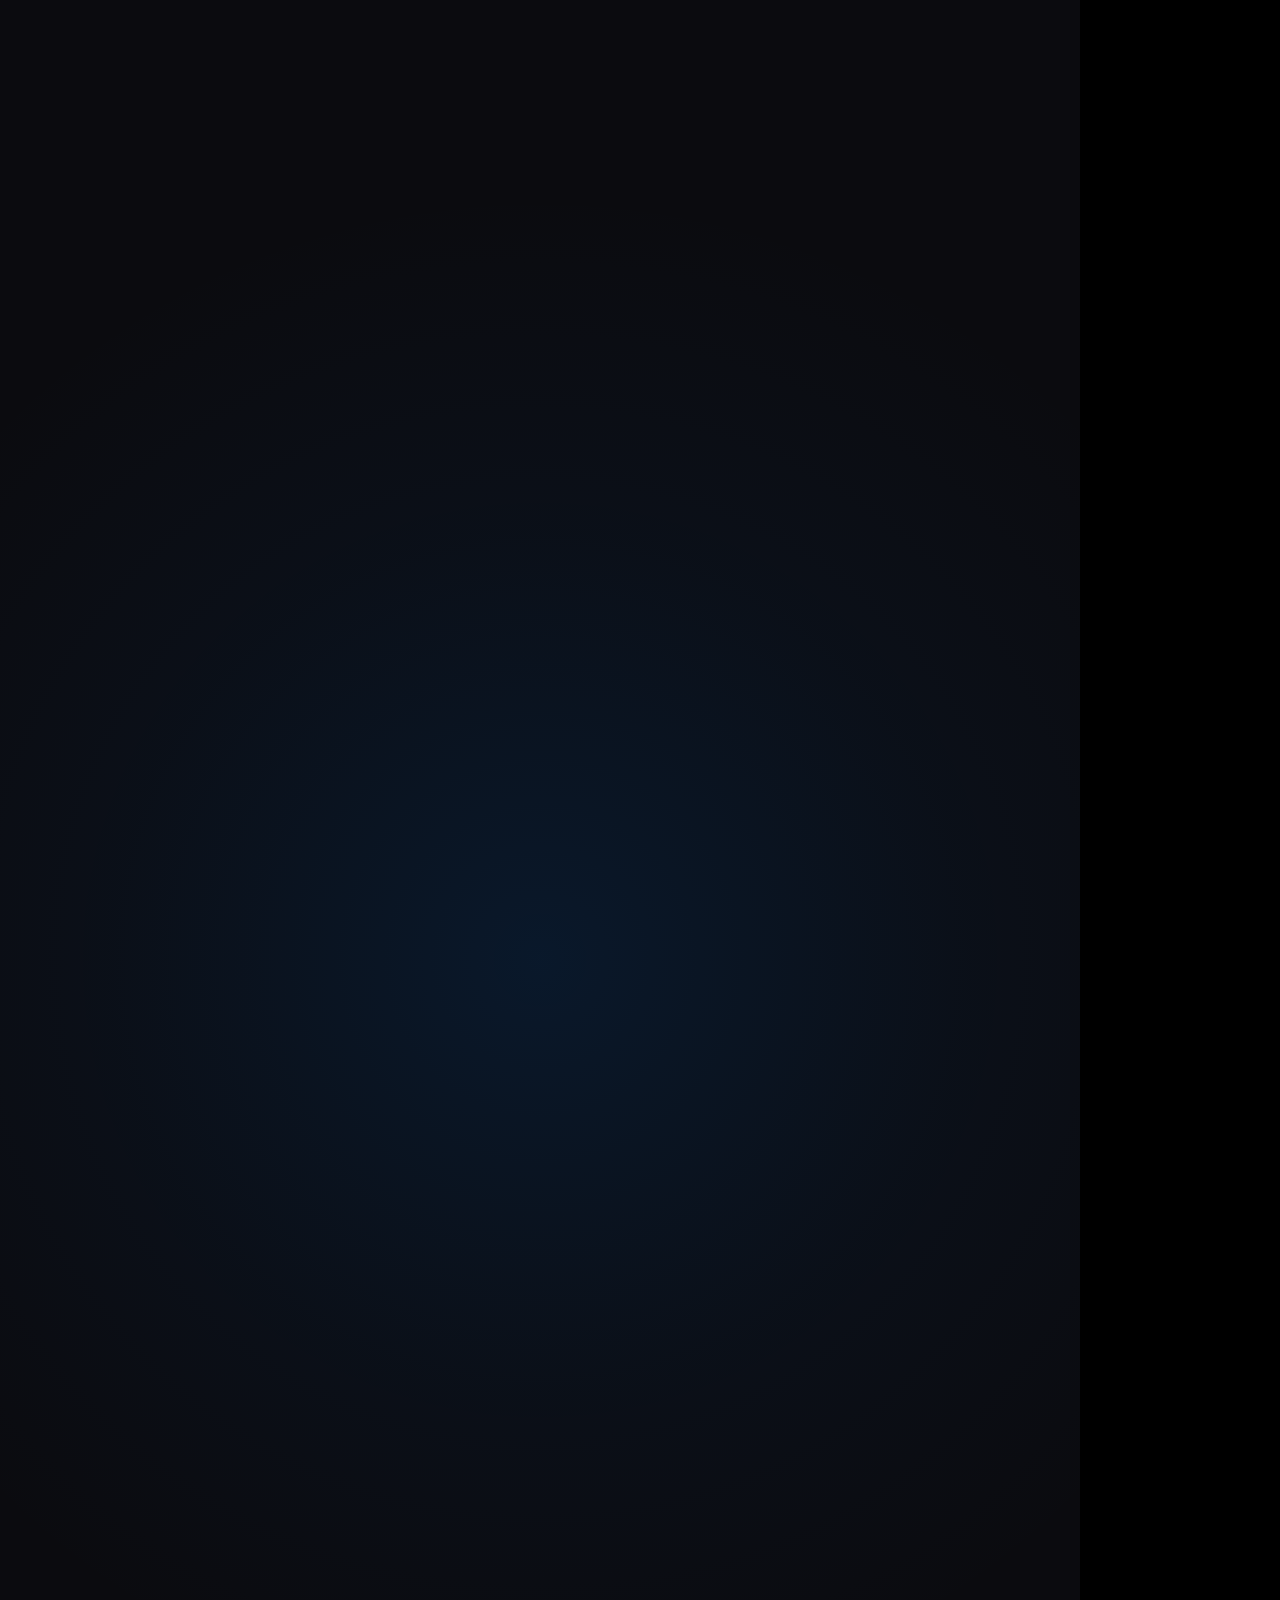
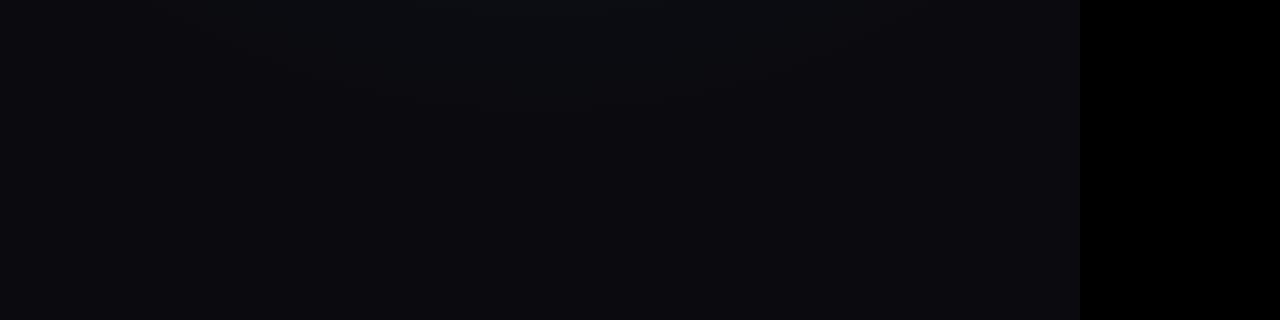
<file: promo/genz/compose.html>
<!doctype html>
<html lang="en">
<head>
  <meta charset="utf-8">
  <title>PrimeOMS — gen z cut</title>
  <link rel="preconnect" href="https://fonts.googleapis.com">
  <link rel="preconnect" href="https://fonts.gstatic.com" crossorigin>
  <link rel="stylesheet" href="https://fonts.googleapis.com/css2?family=Inter:wght@400;500;600;700;800&display=block">
  <link rel="stylesheet" href="compose.css">
</head>
<body>
<div id="sprite"></div>
<div id="stage">

  <!-- 0 · pov -->
  <section class="scene" id="g-intro">
    <span class="glow"></span>
    <span class="ghost" data-ghost style="left:80px;top:300px">is the oxford shirt in M?</span>
    <span class="ghost" data-ghost style="left:470px;top:450px">did this one pay?? 😭</span>
    <span class="ghost" data-ghost style="left:120px;top:1360px">017XX-XXX421 real??</span>
    <span class="ghost" data-ghost style="left:430px;top:1520px">3 courier portals open 🫠</span>
    <p class="cap cap-sm abs" style="top:740px" data-type="pov:"></p>
    <p class="cap abs" style="top:830px" data-type="your online store"></p>
    <p class="cap abs" style="top:940px" data-type="is finally calm." data-hl="calm."></p>
  </section>

  <!-- 1 · the drop -->
  <section class="scene" id="g-logo">
    <span class="glow"></span>
    <div class="logo-tile abs" data-ltile><img src="../../assets/primeoms-logo.png" alt=""></div>
    <div class="wordmark abs" data-lword><span>P</span><span>r</span><span>i</span><span>m</span><span>e</span><span class="oms">O</span><span class="oms">M</span><span class="oms">S</span></div>
    <p class="cap abs" style="top:1110px;text-align:center" data-c1>every order.</p>
    <p class="cap abs" style="top:1225px;text-align:center"><span class="hl" data-c2>one calm place.</span></p>
    <span class="sticker pearl" data-st1 style="left:610px;top:360px">lowkey elite ✨</span>
  </section>

  <!-- 2 · the squad -->
  <section class="scene" id="g-squad">
    <span class="glow"></span>
    <p class="cap abs" style="top:250px" data-c1>the squad 🫶</p>
    <div class="squad abs">
      <div class="mate" data-mate><svg class="avc" viewBox="20 12 80 80"><use href="#av-nabila" width="120" height="120"/></svg><b>nabila</b><small>moderator</small></div>
      <div class="mate" data-mate><svg class="avc" viewBox="20 12 80 80"><use href="#av-tanvir" width="120" height="120"/></svg><b>tanvir</b><small>store owner</small></div>
      <div class="mate" data-mate><svg class="avc" viewBox="20 12 80 80"><use href="#av-ayesha" width="120" height="120"/></svg><b>ayesha</b><small>operations</small></div>
      <div class="mate" data-mate><svg class="avc" viewBox="20 12 80 80"><use href="#av-rafi" width="120" height="120"/></svg><b>rafi</b><small>moderator</small></div>
    </div>
    <p class="cap abs" style="top:1560px" data-c2>one board. <span class="sky">zero chaos.</span></p>
  </section>

  <!-- 3 · orders -->
  <section class="scene" id="g-orders">
    <span class="glow"></span>
    <p class="cap abs" style="top:240px" data-c1>orders literally</p>
    <p class="cap abs" style="top:350px" data-c2><span class="hl-blue">move themselves.</span></p>
    <span class="sticker" data-st1 style="left:760px;top:520px">fr fr</span>
    <div class="board abs" data-board></div>
  </section>

  <!-- 4 · fraud check -->
  <section class="scene" id="g-fraud">
    <span class="glow"></span>
    <p class="cap abs" style="top:240px" data-c1>scammers?</p>
    <p class="cap abs" style="top:350px" data-c2><span class="sky">not today 💅</span></p>
    <div class="fwin abs" data-fwin>
      <p class="t">Fraud Check</p>
      <div class="finput"><span data-ftext></span><span class="caret" data-caret></span></div>
      <div class="fbtn" data-fbtn>Detect fraud</div>
      <div class="fresult">
        <span class="fbeam" data-fbeam></span>
        <svg class="ring" viewBox="0 0 84 84">
          <circle class="trk" cx="42" cy="42" r="34"/>
          <circle class="val" data-fring cx="42" cy="42" r="34" pathLength="100" stroke-dasharray="0 100" transform="rotate(-90 42 42)"/>
          <text x="42" y="45" font-size="17" font-weight="800" fill="#1d1d1f" data-fpct>0%</text>
          <text x="42" y="57" font-size="7.5" fill="#7a7a7a">delivered</text>
        </svg>
        <div class="fstats">
          <div>parcels<b data-ftot>0</b></div>
          <div>delivered<b data-fdel>0</b></div>
          <div>returned<b data-fret>0</b></div>
        </div>
      </div>
      <div class="fverdict" data-fverdict><svg class="icon"><use href="#i-check"/></svg>good record — safe to confirm</div>
    </div>
    <span class="sticker pearl" data-st1 style="left:300px;top:1640px">receipts: checked ✓</span>
    <div class="cursor" data-fcursor style="--c:#0066cc">
      <span class="ripple" data-ripple></span>
      <svg class="arrow" viewBox="0 0 32 32"><path d="M3 3l10 26 3.8-10.8 10.8-3.8z"/></svg>
      <span class="tag"><svg viewBox="20 12 80 80"><use href="#av-nabila" width="120" height="120"/></svg>nabila</span>
    </div>
  </section>

  <!-- 5 · couriers -->
  <section class="scene" id="g-route">
    <span class="glow"></span>
    <p class="cap abs" style="top:240px" data-c1>couriers?</p>
    <p class="cap abs" style="top:350px" data-c2><span class="hl">all built in.</span></p>
    <div class="cchips abs">
      <span class="cchip" data-cchip><svg class="icon"><use href="#i-truck"/></svg>Pathao</span>
      <span class="cchip" data-cchip><svg class="icon"><use href="#i-truck"/></svg>Steadfast</span>
      <span class="cchip" data-cchip><svg class="icon"><use href="#i-truck"/></svg>Carrybee</span>
      <span class="cchip" data-cchip><svg class="icon"><use href="#i-wallet"/></svg>bKash</span>
    </div>
    <div class="route abs" data-route>
      <svg viewBox="0 0 1000 900">
        <path class="rbase" data-rbase d="M140 820C140 640 760 700 780 540S220 420 260 260 760 140 860 90"/>
        <path class="rprog" data-rprog d="M140 820C140 640 760 700 780 540S220 420 260 260 760 140 860 90" pathLength="1" stroke-dasharray="1" stroke-dashoffset="1"/>
      </svg>
      <div class="rstop" data-rstop data-at="0"><i></i><span>store · dhaka</span></div>
      <div class="rstop" data-rstop data-at="0.33"><i></i><span>picked up</span></div>
      <div class="rstop" data-rstop data-at="0.62"><i></i><span>sorting hub</span></div>
      <div class="rstop" data-rstop data-at="0.84"><i></i><span>in transit</span></div>
      <div class="rstop" data-rstop data-at="1"><i></i><span>chattogram</span></div>
      <div class="rpin" data-rpin="0"><svg class="avc" viewBox="20 12 80 80"><use href="#av-ayesha" width="120" height="120"/></svg>packed by <b>&nbsp;ayesha</b></div>
      <div class="rpin" data-rpin="1"><svg class="avc" viewBox="20 12 80 80"><use href="#av-sadia" width="120" height="120"/></svg><span data-sadia><b>sadia</b> · waiting</span></div>
      <div class="truck" data-truck><svg class="icon"><use href="#i-truck"/></svg></div>
    </div>
    <span class="sticker blue" data-st1 style="left:620px;top:1720px">no cap 🧢</span>
  </section>

  <!-- 6 · inventory -->
  <section class="scene" id="g-inv">
    <span class="glow"></span>
    <p class="cap abs" style="top:240px" data-c1>restocked before</p>
    <p class="cap abs" style="top:350px" data-c2><span class="sky">you even asked 😌</span></p>
    <div class="pcard abs" data-pcard>
      <div class="head"><span class="photo"><svg class="icon"><use href="#i-shirt"/></svg></span><div><b>Oxford Shirt</b><small>OXF-12 · 4 sizes</small></div></div>
      <div class="sizes">
        <div class="size" data-size><small>M</small><b><span data-q>0</span><em>/24</em></b><div class="barx"><i data-bar></i></div></div>
        <div class="size" data-size><small>L</small><b><span data-q>0</span><em>/24</em></b><div class="barx"><i data-bar></i></div></div>
        <div class="size" data-size><small>XL</small><b><span data-q>0</span><em>/24</em></b><div class="barx"><i data-bar></i></div></div>
        <div class="size" data-size><small>XXL</small><b><span data-q>0</span><em>/12</em></b><div class="barx"><i data-bar></i></div></div>
      </div>
    </div>
    <div class="itoasts abs">
      <div class="toast" data-it="low" style="background:#fff4d6;color:#8a5a00"><span data-ittext><b style="color:#8a5a00">low stock</b> · OXF-12-L · 3 left</span></div>
      <div class="toast" data-it="restock"><svg class="avc" viewBox="20 12 80 80"><use href="#av-ayesha" width="120" height="120"/></svg><span><b>ayesha</b> restocked OXF-12-L</span><em style="color:#1d7a3a">+20</em></div>
      <div class="toast" data-it="order"><svg class="avc" viewBox="20 12 80 80"><use href="#av-nabila" width="120" height="120"/></svg><span><b>nabila</b> · order #2055</span><em style="color:#c4281c">−1</em></div>
    </div>
  </section>

  <!-- 7 · dashboard -->
  <section class="scene" id="g-dash">
    <span class="glow"></span>
    <p class="cap abs" style="top:240px" data-c1>the numbers?</p>
    <p class="cap abs" style="top:350px" data-c2><span class="hl">immaculate ✨</span></p>
    <div class="bc" data-bc style="top:560px;height:420px">
      <small>revenue · 30 days</small>
      <span class="big">BDT <span data-rev>0</span></span>
      <span class="delta">▲ 12% vs last month</span>
      <svg viewBox="0 0 300 84" preserveAspectRatio="none" style="position:absolute;left:40px;bottom:30px;width:904px;height:120px">
        <polyline data-spark fill="none" stroke="#0066cc" stroke-width="2.2" stroke-linecap="round" stroke-linejoin="round" pathLength="1" stroke-dasharray="1" stroke-dashoffset="1" points="0,72.4 10,65.2 20,68.8 30,54.4 40,61.6 50,58 60,47.2 70,61.6 80,65.2 90,50.8 100,43.6 110,54.4 120,58 130,40 140,47.2 150,50.8 160,36.4 170,29.2 180,43.6 190,47.2 200,32.8 210,40 220,25.6 230,36.4 240,43.6 250,22 260,29.2 270,18.4 280,25.6 290,11.2 300,6"/>
      </svg>
    </div>
    <div class="bc" data-bc style="top:1010px;height:370px"><small>order activity · 13 weeks</small><div class="heatgrid" data-heat></div></div>
    <div class="bc" data-bc style="top:1410px;height:330px"><small>top moderators · 30 days</small><div style="display:grid;grid-template-columns:1fr 1fr;column-gap:36px" data-leaders></div></div>
  </section>

  <!-- 8 · flex list -->
  <section class="scene" id="g-flex">
    <span class="glow"></span>
    <p class="cap abs" style="top:250px;font-size:88px" data-c1>oh and it <span class="sky">also</span> does:</p>
    <div class="flex-list abs" data-flex></div>
    <p class="cap abs" style="top:1640px" data-c2>yeah. <span class="hl">all of it.</span></p>
  </section>

  <!-- 9 · the crew -->
  <section class="scene" id="g-cast">
    <span class="glow"></span>
    <p class="cap abs" style="top:250px" data-c1>the whole crew</p>
    <p class="cap abs" style="top:360px" data-c2><span class="sky">is chilling.</span></p>
    <span class="sticker" data-vibe style="left:110px;top:620px;rotate:-6deg">orders ✓</span>
    <span class="sticker blue" data-vibe style="left:560px;top:740px;rotate:5deg">couriers ✓</span>
    <span class="sticker" data-vibe style="left:200px;top:880px;rotate:-3deg">stock ✓</span>
    <span class="sticker pearl" data-vibe style="left:600px;top:1010px;rotate:6deg">vibes ✓</span>
    <div class="hill abs"></div>
    <div class="castrow abs">
      <div class="p" data-cp style="left:40px;bottom:330px;width:300px"><svg class="body" viewBox="0 0 120 120"><use href="#av-rafi" width="120" height="120"/></svg></div>
      <div class="p" data-cp style="left:740px;bottom:330px;width:300px"><svg class="body" viewBox="0 0 120 120"><use href="#av-sadia" width="120" height="120"/></svg></div>
      <div class="p" data-cp style="left:-30px;bottom:0;width:390px"><svg class="body" viewBox="0 0 120 120"><use href="#av-tanvir" width="120" height="120"/></svg></div>
      <div class="p" data-cp style="left:720px;bottom:0;width:390px"><svg class="body" viewBox="0 0 120 120"><use href="#av-ayesha" width="120" height="120"/></svg></div>
      <div class="p" data-cp style="left:320px;bottom:0;width:440px">
        <span class="speech" data-speech>see you inside 🫡</span>
        <svg class="body" viewBox="0 0 120 120"><use href="#av-nabila" width="120" height="120"/></svg>
        <svg class="hand" data-hand viewBox="0 0 40 52"><use href="#av-hand" width="40" height="52"/></svg>
      </div>
    </div>
  </section>

  <!-- 10 · end card -->
  <section class="scene" id="g-end">
    <div class="end-tile abs" data-etile><img src="../../assets/primeoms-logo.png" alt=""></div>
    <div class="end-word abs" data-eword>PrimeOMS</div>
    <div class="end-tag abs" data-etag>every order. one calm place.</div>
    <div class="end-cta abs" data-ecta>book a demo</div>
    <div class="end-note abs" data-enote>(you deserve calm)</div>
    <div class="cursor" data-ecursor style="--c:#1d1d1f">
      <span class="ripple" data-ripple></span>
      <svg class="arrow" viewBox="0 0 32 32"><path d="M3 3l10 26 3.8-10.8 10.8-3.8z"/></svg>
      <span class="tag"><svg viewBox="20 12 80 80"><use href="#av-tanvir" width="120" height="120"/></svg>tanvir</span>
    </div>
  </section>

  <div class="fade" data-fade></div>
</div>
<script src="compose.js"></script>
</body>
</html>
</file>
<file: css/styles.css>
/* ==========================================================================
   PrimeOMS landing page
   Design tokens follow DESIGN.md (Apple-inspired, via getdesign).
   ========================================================================== */

:root {
  /* Colors */
  --primary: #0066cc;
  --primary-focus: #0071e3;
  --primary-on-dark: #2997ff;
  --ink: #1d1d1f;
  --ink-80: #333333;
  --ink-48: #7a7a7a;
  --body-on-dark: #ffffff;
  --body-muted: #cccccc;
  --divider-soft: #f0f0f0;
  --hairline: #e0e0e0;
  --canvas: #ffffff;
  --parchment: #f5f5f7;
  --pearl: #fafafc;
  --tile-1: #272729;
  --tile-2: #2a2a2c;
  --tile-3: #252527;
  --black: #000000;
  --chip: #d2d2d7;

  /* Status tints — used only inside product renders */
  --st-amber-bg: #fff4d6;
  --st-amber: #8a5a00;
  --st-green-bg: #e3f5e8;
  --st-green: #1d7a3a;
  --st-blue-bg: #e8f1fb;
  --st-red-bg: #fde8e8;
  --st-red: #c4281c;

  /* Avatar illustration — blue, white & pearl green. Spec: avatardesign.md */
  --av-ink: #0b4aa8;
  --av-ink-deep: #072d66;
  --av-bg: #e8f1fc;
  --av-skin: #ffffff;
  --av-tint-1: #d7e6fa;
  --av-tint-2: #a6c6f1;
  --av-tint-3: #5b90df;
  --av-eye: #6fcaa8;
  --av-eye-sheen: #e6f8f1;
  --av-eye-deep: #3a9f7f;
  --av-quote: #0a3f8f;

  --nav-h: 64px;

  /* Heatmap ramp — one hue, light to dark */
  --seq-0: #eef0f3;
  --seq-1: #cfe0f5;
  --seq-2: #93bce9;
  --seq-3: #4f93da;
  --seq-4: #0066cc;

  /* Type */
  --font-display: "SF Pro Display", -apple-system, BlinkMacSystemFont, "Inter", system-ui, "Segoe UI", sans-serif;
  --font-text: "SF Pro Text", -apple-system, BlinkMacSystemFont, "Inter", system-ui, "Segoe UI", sans-serif;

  /* Radius */
  --r-xs: 5px;
  --r-sm: 8px;
  --r-md: 11px;
  --r-lg: 18px;
  --r-pill: 9999px;

  /* Spacing */
  --s-xxs: 4px;
  --s-xs: 8px;
  --s-sm: 12px;
  --s-md: 17px;
  --s-lg: 24px;
  --s-xl: 32px;
  --s-xxl: 48px;
  --s-section: 80px;

  /* The single shadow — product renders only */
  --shadow-product: rgba(0, 0, 0, 0.22) 3px 5px 30px 0;

  --gutter: 22px;
}

/* --------------------------------------------------------------------------
   Base
   -------------------------------------------------------------------------- */

*,
*::before,
*::after { box-sizing: border-box; }

html {
  -webkit-text-size-adjust: 100%;
  scroll-behavior: smooth;
  scroll-padding-top: calc(var(--nav-h) + 8px);
}

body {
  margin: 0;
  background: var(--canvas);
  color: var(--ink);
  font-family: var(--font-text);
  font-size: 17px;
  font-weight: 400;
  line-height: 1.47;
  letter-spacing: -0.374px;
  -webkit-font-smoothing: antialiased;
  -moz-osx-font-smoothing: grayscale;
  text-rendering: optimizeLegibility;
}

main { overflow-x: clip; }

img { max-width: 100%; display: block; }

a { color: var(--primary); text-decoration: none; }
a:hover { text-decoration: underline; }

:focus-visible {
  outline: 2px solid var(--primary-focus);
  outline-offset: 2px;
}

h1, h2, h3, p { margin: 0; }
ul, ol { margin: 0; padding: 0; list-style: none; }

.icon {
  width: 1em;
  height: 1em;
  fill: none;
  stroke: currentColor;
  stroke-width: 1.5;
  stroke-linecap: round;
  stroke-linejoin: round;
  flex: none;
}

.skip {
  position: absolute;
  left: 12px;
  top: -60px;
  z-index: 100;
  background: var(--ink);
  color: var(--body-on-dark);
  padding: 8px 15px;
  border-radius: var(--r-sm);
  font-size: 14px;
}
.skip:focus { top: 8px; text-decoration: none; }

.container {
  max-width: 1080px;
  margin: 0 auto;
  padding: 0 var(--gutter);
}
.container--wide { max-width: 1240px; }

/* --------------------------------------------------------------------------
   Announcement bar
   -------------------------------------------------------------------------- */

.announce { background: var(--primary); }

.announce__link {
  display: flex;
  align-items: center;
  justify-content: center;
  gap: 10px;
  min-height: 36px;
  padding: 6px var(--gutter);
  color: var(--body-on-dark);
  font-size: 13px;
  font-weight: 600;
  line-height: 1.3;
  letter-spacing: -0.12px;
  text-align: center;
}
.announce__link:hover { text-decoration: none; }
.announce__link:hover span { text-decoration: underline; text-underline-offset: 3px; }
.announce__arrow { font-size: 14px; stroke-width: 2; transition: transform 0.2s ease; }
.announce__link:hover .announce__arrow { transform: translateX(3px); }
.announce__doodle { width: 96px; height: 26px; flex: none; }
.announce__short { display: none; }
.announce__doodle--r { transform: scaleX(-1); }

/* --------------------------------------------------------------------------
   Navbar
   -------------------------------------------------------------------------- */

.nav {
  position: sticky;
  top: 0;
  z-index: 50;
  background: rgba(255, 255, 255, 0.9);
  -webkit-backdrop-filter: saturate(180%) blur(20px);
  backdrop-filter: saturate(180%) blur(20px);
  border-bottom: 1px solid transparent;
  transition: border-color 0.2s ease, background-color 0.2s ease;
}
.nav.is-scrolled,
.nav.is-menu-open { border-bottom-color: rgba(0, 0, 0, 0.08); }
.nav.is-menu-open { background: var(--canvas); }
/* backdrop-filter would make the nav the containing block of the fixed drawer */
.nav.is-drawer-open {
  background: var(--canvas);
  -webkit-backdrop-filter: none;
  backdrop-filter: none;
  border-bottom-color: var(--hairline);
}

.nav__inner {
  position: relative;
  max-width: 1180px;
  height: var(--nav-h);
  margin: 0 auto;
  padding: 0 var(--gutter);
  display: flex;
  align-items: center;
  gap: 28px;
}

.nav__logo {
  display: flex;
  align-items: center;
  gap: 8px;
  flex: none;
  color: var(--ink);
  font-family: var(--font-display);
  font-size: 20px;
  font-weight: 700;
  letter-spacing: -0.5px;
}
.nav__logo:hover { text-decoration: none; }
.nav__logo img { height: 28px; width: auto; }
.nav__logo em { font-style: normal; color: var(--primary); }

.nav__items { display: flex; align-items: center; gap: 2px; }

.nav__trigger {
  display: inline-flex;
  align-items: center;
  gap: 4px;
  height: 38px;
  padding: 0 12px;
  border: 0;
  border-radius: var(--r-sm);
  background: transparent;
  color: var(--ink-80);
  font: inherit;
  font-size: 15px;
  letter-spacing: -0.2px;
  cursor: pointer;
  transition: background-color 0.15s ease, color 0.15s ease;
}
.nav__trigger:hover,
.nav__item.is-open .nav__trigger { background: var(--parchment); color: var(--ink); }
.nav__chev { font-size: 14px; stroke-width: 2; color: var(--ink-48); transition: transform 0.2s ease; }
.nav__item.is-open .nav__chev { transform: rotate(180deg); }

.nav__actions {
  display: flex;
  align-items: center;
  gap: 20px;
  margin-left: auto;
}
.nav__text { font-size: 15px; letter-spacing: -0.2px; color: var(--primary); }

.nav__cta {
  display: inline-flex;
  align-items: center;
  justify-content: center;
  height: 40px;
  padding: 0 18px;
  border-radius: 10px;
  background: var(--primary);
  color: var(--body-on-dark);
  font-size: 15px;
  font-weight: 600;
  letter-spacing: -0.2px;
  white-space: nowrap;
  transition: background-color 0.2s ease, transform 0.15s ease;
}
.nav__cta:hover { background: var(--primary-focus); text-decoration: none; }
.nav__cta:active { transform: scale(0.95); }

.nav__burger {
  display: none;
  width: 40px;
  height: 40px;
  margin-right: -8px;
  align-items: center;
  justify-content: center;
  border: 0;
  border-radius: var(--r-sm);
  background: transparent;
  color: var(--ink);
  font-size: 22px;
  cursor: pointer;
}
.nav__burger .icon--close { display: none; }
.nav.is-drawer-open .nav__burger .icon--open { display: none; }
.nav.is-drawer-open .nav__burger .icon--close { display: block; }

/* Mega menu panel */
.mm {
  position: absolute;
  top: calc(100% - 4px);
  left: 50%;
  width: min(940px, calc(100vw - 32px));
  display: grid;
  gap: 10px;
  padding: 10px;
  border: 1px solid rgba(0, 0, 0, 0.06);
  border-radius: var(--r-lg);
  background: var(--canvas);
  box-shadow: 0 24px 60px -16px rgba(29, 29, 31, 0.22), 0 2px 8px rgba(29, 29, 31, 0.05);
  visibility: hidden;
  opacity: 0;
  transform: translate(-50%, 8px);
  transition: opacity 0.18s ease, transform 0.18s ease, visibility 0s linear 0.18s;
}
.nav__item.is-open .mm {
  visibility: visible;
  opacity: 1;
  transform: translate(-50%, 0);
  transition: opacity 0.18s ease, transform 0.18s ease, visibility 0s;
}
.mm--product { grid-template-columns: minmax(0, 1.15fr) minmax(0, 0.9fr) minmax(0, 0.95fr); }
.mm--features { grid-template-columns: minmax(0, 2fr) minmax(0, 0.95fr); }
.mm--built { width: min(700px, calc(100vw - 32px)); grid-template-columns: minmax(0, 1.1fr) minmax(0, 1fr); }

.mm__links { display: flex; flex-direction: column; gap: 2px; padding: 4px; }
.mm__links--2 { display: grid; grid-template-columns: repeat(2, minmax(0, 1fr)); align-content: start; }

.mm-link {
  display: flex;
  align-items: flex-start;
  gap: 12px;
  padding: 10px 12px;
  border-radius: 12px;
  color: var(--ink);
  transition: background-color 0.15s ease;
}
.mm-link:hover,
.mm-link:focus-visible { background: var(--parchment); text-decoration: none; }
.mm-link__icon {
  width: 34px;
  height: 34px;
  display: grid;
  place-items: center;
  flex: none;
  border: 1px solid var(--hairline);
  border-radius: 10px;
  background: var(--canvas);
  color: var(--primary);
  font-size: 17px;
}
.mm-link b { display: block; font-size: 14px; font-weight: 600; line-height: 1.3; letter-spacing: -0.224px; }
.mm-link small { display: block; margin-top: 1px; font-size: 13px; line-height: 1.35; letter-spacing: -0.12px; color: var(--ink-48); }

.mm-stat {
  padding: 22px 20px 14px;
  border-radius: 14px;
  background: var(--parchment);
  text-align: center;
}
.mm-stat__num {
  font-family: var(--font-display);
  font-size: 56px;
  font-weight: 600;
  line-height: 1;
  letter-spacing: -1px;
}
.mm-stat__cap { margin-top: 6px; font-size: 15px; font-weight: 600; letter-spacing: -0.2px; }
.mm-stat__sub { margin: 4px auto 14px; max-width: 220px; font-size: 13px; line-height: 1.35; letter-spacing: -0.12px; color: var(--ink-48); }
.mm-stat__rows li {
  display: flex;
  align-items: center;
  gap: 8px;
  padding: 8px 2px;
  border-top: 1px solid var(--hairline);
  font-size: 13px;
  letter-spacing: -0.12px;
  text-align: left;
}
.mm-stat__rows li > .icon { font-size: 15px; color: var(--ink-48); }
.mm-stat__rows span { flex: 1; }
.mm-stat__rows em {
  display: inline-flex;
  align-items: center;
  gap: 3px;
  font-style: normal;
  font-size: 12px;
  font-weight: 600;
  color: var(--st-green);
}
.mm-stat__rows em .icon { font-size: 13px; stroke-width: 2.2; }

.mm-quote {
  position: relative;
  min-height: 250px;
  margin: 0;
  padding: 20px 20px 0;
  overflow: hidden;
  border-radius: 14px;
  background: var(--av-bg);
}
.mm-quote__kicker {
  font-size: 11px;
  font-weight: 600;
  letter-spacing: 0.06em;
  text-transform: uppercase;
  color: var(--av-ink);
  opacity: 0.75;
}
.mm-quote blockquote {
  position: relative;
  z-index: 1;
  margin: 8px 0 0;
  font-family: var(--font-display);
  font-size: 17px;
  font-weight: 600;
  line-height: 1.3;
  letter-spacing: -0.3px;
  color: var(--av-quote);
}
.mm-quote__who { position: relative; z-index: 1; margin-top: 8px; font-size: 13px; letter-spacing: -0.12px; color: var(--av-ink); opacity: 0.8; }
.mm-quote__art {
  position: absolute;
  right: -16px;
  bottom: -4px;
  width: 178px;
  height: 178px;
}

.mm-more {
  display: flex;
  align-items: center;
  justify-content: space-between;
  gap: 12px;
  margin-top: auto;
  padding: 14px 16px;
  border-radius: 12px;
  background: var(--parchment);
  color: var(--ink);
  font-size: 13px;
  letter-spacing: -0.12px;
}
.mm-more b { display: block; font-size: 14px; font-weight: 600; letter-spacing: -0.224px; }
.mm-more span { color: var(--ink-48); }
.mm-more .icon { font-size: 16px; color: var(--primary); stroke-width: 2; transition: transform 0.2s ease; }
.mm-more:hover { text-decoration: none; }
.mm-more:hover .icon { transform: translateX(3px); }
.mm__col { display: flex; flex-direction: column; gap: 8px; }

/* Mobile drawer */
.drawer {
  display: none;
  position: fixed;
  top: var(--drawer-top, var(--nav-h));
  left: 0;
  right: 0;
  bottom: 0;
  overflow-y: auto;
  overscroll-behavior: contain;
  padding: 16px var(--gutter) 40px;
  background: var(--canvas);
  border-top: 1px solid var(--hairline);
}
.nav.is-drawer-open .drawer { display: block; }
html.is-locked { overflow: hidden; }

.drawer__ctas { display: grid; grid-template-columns: 1fr 1fr; gap: 10px; margin-bottom: 8px; }
.drawer__ctas .nav__cta { height: 44px; }
.drawer__alt {
  display: inline-flex;
  align-items: center;
  justify-content: center;
  height: 44px;
  border-radius: 10px;
  background: var(--parchment);
  color: var(--ink);
  font-size: 15px;
  font-weight: 600;
  letter-spacing: -0.2px;
}
.drawer__alt:hover { text-decoration: none; }

.drawer__group { padding: 16px 0 8px; border-bottom: 1px solid var(--hairline); }
.drawer__group:last-child { border-bottom: 0; }
.drawer__label { margin-bottom: 4px; font-size: 13px; letter-spacing: -0.12px; color: var(--ink-48); }
.drawer__group a,
.drawer__group summary {
  display: flex;
  align-items: center;
  justify-content: space-between;
  padding: 9px 0;
  color: var(--ink);
  font-size: 17px;
  letter-spacing: -0.374px;
}
.drawer__group a:hover { text-decoration: none; color: var(--primary); }
.drawer__group summary { list-style: none; cursor: pointer; }
.drawer__group summary::-webkit-details-marker { display: none; }
.drawer__group summary .icon { font-size: 18px; color: var(--ink-48); transition: transform 0.2s ease; }
.drawer__group details[open] summary .icon { transform: rotate(45deg); }
.drawer__group details a { padding-left: 14px; font-size: 16px; color: var(--ink-80); }

/* Illustrated avatars (hand-hatched portraits) — spec: avatardesign.md */
.av {
  width: 28px;
  height: 28px;
  flex: none;
  border-radius: 50%;
  background: var(--av-bg);
  box-shadow: inset 0 0 0 1px rgba(11, 74, 168, 0.16);
}
.av--xs { width: 16px; height: 16px; box-shadow: none; }

/* Avatar paint — classes used inside the #av-* symbols */
.av-line,
.av-hatch { stroke: var(--av-ink); }
.f-skin,
.f-white { fill: var(--av-skin); }
.f-hair { fill: var(--av-ink); }
.f-t1 { fill: var(--av-tint-1); }
.f-t2 { fill: var(--av-tint-2); }
.f-t3 { fill: var(--av-tint-3); }
.f-eye { fill: url(#av-pearl); }
.f-pupil { fill: var(--av-ink-deep); }
.f-glint { fill: #ffffff; }
.s-sheen { stroke: var(--av-tint-2); }
.av-pearl-0 { stop-color: var(--av-eye-sheen); }
.av-pearl-1 { stop-color: var(--av-eye); }
.av-pearl-2 { stop-color: var(--av-eye-deep); }

/* Announcement doodles share the avatar palette */
.d-center { fill: var(--av-eye); }
.d-spark { fill: var(--av-tint-1); }

/* --------------------------------------------------------------------------
   Buttons & links
   -------------------------------------------------------------------------- */

.btn {
  display: inline-flex;
  align-items: center;
  justify-content: center;
  padding: 11px 22px;
  border: 1px solid transparent;
  border-radius: var(--r-pill);
  font-family: var(--font-text);
  font-size: 17px;
  font-weight: 400;
  line-height: 1.18;
  letter-spacing: -0.374px;
  white-space: nowrap;
  cursor: pointer;
  transition: transform 0.15s ease, background-color 0.2s ease, color 0.2s ease;
}
.btn:hover { text-decoration: none; }
.btn:active { transform: scale(0.95); }

.btn--primary { background: var(--primary); color: var(--body-on-dark); }
.btn--primary:hover { background: var(--primary-focus); }

.btn--ghost { background: transparent; color: var(--primary); border-color: var(--primary); }
.btn--ghost:hover { background: var(--primary); color: var(--body-on-dark); }

.btn--lg {
  padding: 14px 28px;
  font-size: 18px;
  font-weight: 300;
  line-height: 1;
  letter-spacing: 0;
}

.link {
  display: inline-block;
  margin-top: var(--s-lg);
  font-size: 17px;
  color: var(--primary);
}
.link::after { content: "\00a0›"; }

.ctas {
  display: flex;
  flex-wrap: wrap;
  justify-content: center;
  gap: 16px;
  margin-top: var(--s-xl);
}

/* --------------------------------------------------------------------------
   Tiles (full-bleed sections — color change is the divider)
   -------------------------------------------------------------------------- */

.tile { padding: var(--s-section) 0; }
.tile--light { background: var(--canvas); }
.tile--parchment { background: var(--parchment); }
.tile--dark { background: var(--tile-1); color: var(--body-on-dark); }
.tile--dark-3 { background: var(--tile-3); color: var(--body-on-dark); }

.tile--dark .link,
.tile--dark-3 .link { color: var(--primary-on-dark); }
.tile--dark .btn--ghost,
.tile--dark-3 .btn--ghost { color: var(--primary-on-dark); border-color: var(--primary-on-dark); }
.tile--dark .btn--ghost:hover,
.tile--dark-3 .btn--ghost:hover { background: var(--primary-on-dark); color: var(--black); }

/* Section header */
.sh {
  max-width: 820px;
  margin: 0 auto var(--s-xxl);
  text-align: center;
}

.eyebrow {
  margin-bottom: var(--s-xs);
  font-family: var(--font-display);
  font-size: 21px;
  font-weight: 600;
  line-height: 1.19;
  letter-spacing: 0.231px;
  color: var(--ink-48);
}
.tile--dark .eyebrow,
.tile--dark-3 .eyebrow { color: var(--body-muted); }

.h-hero {
  font-family: var(--font-display);
  font-size: 56px;
  font-weight: 600;
  line-height: 1.07;
  letter-spacing: -0.28px;
}

.h-section {
  font-family: var(--font-display);
  font-size: 40px;
  font-weight: 600;
  line-height: 1.1;
  letter-spacing: -0.4px;
}

.lead {
  max-width: 720px;
  margin: var(--s-lg) auto 0;
  font-size: 24px;
  font-weight: 300;
  line-height: 1.5;
  letter-spacing: 0;
  color: var(--ink-80);
}
.tile--dark .lead,
.tile--dark-3 .lead { color: var(--body-muted); }

/* Hero */
.hero { padding-top: 64px; }
.sh--hero { margin-bottom: 56px; }
.sh--hero .eyebrow { color: var(--ink); }

/* Split layout */
.split {
  display: grid;
  grid-template-columns: minmax(0, 5fr) minmax(0, 7fr);
  gap: 64px;
  align-items: center;
}
.split--reverse { grid-template-columns: minmax(0, 7fr) minmax(0, 5fr); }
.split--reverse .split__text { order: 2; }
.split__text .lead { margin-left: 0; font-size: 21px; }

/* Feature points under renders */
.points {
  display: grid;
  grid-template-columns: repeat(3, minmax(0, 1fr));
  gap: var(--s-xl);
  max-width: 980px;
  margin: 64px auto 0;
}
.point__icon { font-size: 28px; margin-bottom: var(--s-sm); }
.point h3 {
  margin-bottom: 6px;
  font-size: 17px;
  font-weight: 600;
  line-height: 1.24;
  letter-spacing: -0.374px;
}
.point p { color: var(--ink-80); }
.tile--dark .point p { color: var(--body-muted); }

/* Utility cards (how it works + feature grid) */
.card {
  background: var(--canvas);
  border: 1px solid var(--hairline);
  border-radius: var(--r-lg);
  padding: var(--s-lg);
  color: var(--ink);
}
.card__icon { font-size: 32px; margin-bottom: var(--s-md); }
.card__kicker {
  margin-bottom: 4px;
  font-size: 14px;
  font-weight: 600;
  line-height: 1.29;
  letter-spacing: -0.224px;
  color: var(--ink-48);
}
.card__title {
  margin-bottom: 6px;
  font-size: 17px;
  font-weight: 600;
  line-height: 1.24;
  letter-spacing: -0.374px;
}
.card__text {
  font-size: 14px;
  line-height: 1.43;
  letter-spacing: -0.224px;
  color: var(--ink-80);
}

.steps {
  display: grid;
  grid-template-columns: repeat(3, minmax(0, 1fr));
  gap: var(--s-lg);
}
.steps .card { padding: var(--s-xl) var(--s-lg); }
.steps .card__text { font-size: 17px; line-height: 1.47; letter-spacing: -0.374px; }

.grid {
  display: grid;
  grid-template-columns: repeat(4, minmax(0, 1fr));
  gap: 20px;
}

/* CTA */
.cta { text-align: center; padding: 120px 0; }
.cta__mark { width: 68px; height: auto; margin: 0 auto var(--s-xl); }
.cta .lead { margin-top: var(--s-md); }

/* --------------------------------------------------------------------------
   Footer
   -------------------------------------------------------------------------- */

.footer {
  background: var(--parchment);
  color: var(--ink-80);
  padding: 64px 0 var(--s-xl);
}

.footer__note {
  padding-bottom: var(--s-lg);
  border-bottom: 1px solid var(--hairline);
  font-size: 12px;
  line-height: 1.5;
  letter-spacing: -0.12px;
  color: var(--ink-48);
}

.footer__cols {
  display: grid;
  grid-template-columns: repeat(4, minmax(0, 1fr));
  gap: var(--s-lg);
  padding: var(--s-xl) 0;
}
.footer h3 {
  margin-bottom: var(--s-xs);
  font-size: 14px;
  font-weight: 600;
  line-height: 1.29;
  letter-spacing: -0.224px;
  color: var(--ink);
}
.footer ul a {
  font-size: 17px;
  line-height: 2.41;
  letter-spacing: 0;
  color: var(--ink-80);
}
.footer ul a:hover { color: var(--primary); text-decoration: none; }

.footer__legal {
  display: flex;
  flex-wrap: wrap;
  align-items: center;
  justify-content: space-between;
  gap: var(--s-xs) var(--s-lg);
  padding-top: var(--s-lg);
  border-top: 1px solid var(--hairline);
  font-size: 12px;
  line-height: 1.3;
  letter-spacing: -0.12px;
  color: var(--ink-48);
}

/* --------------------------------------------------------------------------
   Product renders (HTML mockups of the PrimeOMS admin)
   -------------------------------------------------------------------------- */

.render { width: 100%; margin: 0 auto; }
.render--hero { max-width: 1080px; }
.render--draft,
.render--couriers,
.render--dash,
.render--team { max-width: 940px; }

.window {
  overflow: hidden;
  background: var(--canvas);
  border-radius: var(--r-lg);
  box-shadow: var(--shadow-product);
  color: var(--ink);
  font-family: var(--font-text);
  font-size: 12px;
  line-height: 1.35;
  letter-spacing: -0.12px;
  text-align: left;
}

.window__bar {
  position: relative;
  height: 36px;
  display: flex;
  align-items: center;
  padding: 0 14px;
  background: var(--parchment);
  border-bottom: 1px solid var(--hairline);
}
.window__dots { display: flex; gap: 6px; }
.window__dots i { width: 10px; height: 10px; border-radius: 50%; background: var(--chip); }
.window__url {
  position: absolute;
  left: 50%;
  transform: translateX(-50%);
  width: min(320px, 60%);
  height: 22px;
  display: flex;
  align-items: center;
  justify-content: center;
  overflow: hidden;
  white-space: nowrap;
  border: 1px solid var(--hairline);
  border-radius: var(--r-sm);
  background: var(--canvas);
  font-size: 11px;
  color: var(--ink-48);
}

/* App shell */
.app {
  display: grid;
  grid-template-columns: 176px minmax(0, 1fr);
}

.app__side {
  padding: 14px 10px;
  border-right: 1px solid var(--divider-soft);
}
.app__brand {
  display: flex;
  align-items: center;
  gap: 7px;
  padding: 0 8px 8px;
  font-size: 15px;
  font-weight: 700;
  letter-spacing: -0.3px;
}
.app__brand img { height: 22px; width: auto; }
.app__brand em { font-style: normal; color: var(--primary); }
.app__group {
  margin: 12px 8px 3px;
  font-size: 9px;
  font-weight: 600;
  letter-spacing: 0.06em;
  text-transform: uppercase;
  color: var(--ink-48);
}
.app__nav {
  display: flex;
  align-items: center;
  gap: 8px;
  padding: 5px 8px;
  border-radius: var(--r-sm);
  color: var(--ink-80);
  font-size: 11.5px;
}
.app__nav .icon { font-size: 13px; color: var(--ink-48); }
.app__nav.is-active { background: var(--st-blue-bg); color: var(--primary); font-weight: 600; }
.app__nav.is-active .icon { color: var(--primary); }
.app__badge {
  margin-left: auto;
  padding: 1px 6px;
  border-radius: var(--r-pill);
  background: var(--st-red);
  color: var(--body-on-dark);
  font-size: 9px;
  font-weight: 600;
}

.app__main {
  min-width: 0;
  padding: 16px 18px 0;
  background: var(--parchment);
  max-height: 600px;
  overflow: hidden;
}
.app__head { display: flex; align-items: center; justify-content: space-between; }
.app__title { display: block; font-size: 15px; font-weight: 600; letter-spacing: -0.3px; }
.app__head small { color: var(--ink-48); font-size: 10.5px; }

/* Shared mock pieces */
.m-btn {
  display: inline-flex;
  align-items: center;
  padding: 7px 12px;
  border-radius: var(--r-sm);
  background: var(--primary);
  color: var(--body-on-dark);
  font-size: 11px;
  font-weight: 600;
  white-space: nowrap;
}
.m-btn--ghost { background: var(--canvas); color: var(--ink); border: 1px solid var(--hairline); }

.m-kpis {
  display: grid;
  grid-template-columns: repeat(auto-fit, minmax(92px, 1fr));
  gap: 8px;
  margin: 14px 0 12px;
}
.m-kpi {
  padding: 9px 11px;
  border: 1px solid var(--hairline);
  border-radius: var(--r-sm);
  background: var(--canvas);
}
.m-kpis--4 { grid-template-columns: repeat(4, minmax(0, 1fr)); }
.m-kpi--wide { grid-column: span 2; }
.m-kpi small { display: block; font-size: 10px; color: var(--ink-48); }
.m-kpi b { display: block; margin-top: 3px; font-size: 17px; font-weight: 600; letter-spacing: -0.3px; white-space: nowrap; }
.m-kpi--warn b { color: var(--st-amber); }
.m-kpi--bad b { color: var(--st-red); }
.m-delta { display: block; margin-top: 2px; font-size: 9.5px; color: var(--st-green); }

.m-filters {
  display: grid;
  grid-template-columns: 2fr 1fr 1fr 1fr;
  gap: 8px;
  margin-bottom: 12px;
}
.m-field {
  height: 28px;
  display: flex;
  align-items: center;
  gap: 6px;
  padding: 0 10px;
  overflow: hidden;
  white-space: nowrap;
  border: 1px solid var(--hairline);
  border-radius: var(--r-sm);
  background: var(--canvas);
  font-size: 10.5px;
  color: var(--ink-48);
}
.m-field .icon { font-size: 12px; }
.m-field--select { justify-content: space-between; }
.m-field--select::after {
  content: "";
  width: 5px;
  height: 5px;
  margin-top: -3px;
  border-right: 1.5px solid var(--ink-48);
  border-bottom: 1.5px solid var(--ink-48);
  transform: rotate(45deg);
  flex: none;
}

.chip {
  display: inline-flex;
  align-items: center;
  gap: 4px;
  padding: 2px 8px;
  border-radius: var(--r-pill);
  font-size: 9.5px;
  font-weight: 600;
  line-height: 1.4;
  white-space: nowrap;
}
.chip::before { content: ""; width: 5px; height: 5px; border-radius: 50%; background: currentColor; }
.chip--amber { background: var(--st-amber-bg); color: var(--st-amber); }
.chip--green { background: var(--st-green-bg); color: var(--st-green); }
.chip--blue { background: var(--st-blue-bg); color: var(--primary); }
.chip--gray { background: var(--parchment); color: var(--ink-80); }
.chip--gray::before { background: var(--ink-48); }

.m-orders {
  display: grid;
  grid-template-columns: repeat(3, minmax(0, 1fr));
  gap: 10px;
  align-items: start;
}
.m-card {
  display: flex;
  flex-direction: column;
  gap: 8px;
  padding: 12px;
  border: 1px solid var(--hairline);
  border-radius: var(--r-md);
  background: var(--canvas);
}
.m-card__top { display: flex; align-items: center; gap: 6px; font-size: 12.5px; }
.m-card__top time { margin-left: auto; font-size: 9.5px; color: var(--ink-48); }
.m-check { width: 12px; height: 12px; border: 1.5px solid var(--chip); border-radius: 3px; flex: none; }
.m-tags { display: flex; flex-wrap: wrap; align-items: center; gap: 5px; }
.m-by { display: inline-flex; align-items: center; gap: 4px; font-size: 10px; color: var(--ink-48); }
.m-name { font-size: 12.5px; font-weight: 600; }
.m-phone { display: flex; gap: 6px; }
.m-phone span {
  flex: 1;
  padding: 6px 8px;
  border-radius: var(--r-sm);
  background: var(--parchment);
  font-weight: 600;
  letter-spacing: 0;
}
.m-phone i {
  width: 28px;
  display: flex;
  align-items: center;
  justify-content: center;
  border: 1px solid var(--hairline);
  border-radius: var(--r-sm);
  font-size: 12px;
}
.m-phone i.is-call { color: var(--st-green); background: var(--st-green-bg); border-color: transparent; }
.m-addr { font-size: 10px; color: var(--ink-48); }

.m-line {
  display: grid;
  grid-template-columns: 26px minmax(0, 1fr) auto auto;
  gap: 8px;
  align-items: center;
}
.m-line b { display: block; font-size: 11.5px; font-weight: 600; white-space: nowrap; overflow: hidden; text-overflow: ellipsis; }
.m-line small { display: block; font-size: 9.5px; color: var(--ink-48); }
.m-qty { font-size: 10.5px; color: var(--ink-80); white-space: nowrap; }
.m-qty em {
  display: inline-grid;
  place-items: center;
  min-width: 18px;
  height: 18px;
  padding: 0 4px;
  margin-left: 2px;
  border-radius: var(--r-pill);
  background: var(--st-blue-bg);
  color: var(--primary);
  font-size: 9px;
  font-weight: 600;
  font-style: normal;
}
.m-price { font-size: 10.5px; color: var(--ink-80); white-space: nowrap; text-align: right; }
.m-price s { display: block; font-size: 9px; color: var(--ink-48); }

.m-thumb { width: 26px; height: 32px; border-radius: var(--r-xs); flex: none; }
.m-thumb--lg { width: 44px; height: 54px; border-radius: var(--r-sm); }
/* Fabric swatches standing in for product photos */
.m-thumb--sand { background: #d9ccb4; }
.m-thumb--navy { background: #2f3b5c; }
.m-thumb--olive { background: #6b7154; }
.m-thumb--sky { background: #a9bfd6; }

.m-total {
  display: flex;
  align-items: center;
  justify-content: space-between;
  padding: 8px 10px;
  border-radius: var(--r-sm);
  background: var(--parchment);
}
.m-total small { display: block; font-size: 9.5px; color: var(--ink-48); }
.m-total b { font-size: 12px; font-weight: 600; }
.m-courier {
  padding: 4px 9px;
  border: 1px solid var(--primary);
  border-radius: 6px;
  color: var(--primary);
  font-size: 10px;
  font-weight: 600;
}

.m-cutoff {
  display: flex;
  align-items: center;
  gap: 10px;
  margin: 14px 0 10px;
  font-size: 10px;
  color: var(--st-red);
  white-space: nowrap;
}
.m-cutoff::before,
.m-cutoff::after { content: ""; flex: 1; height: 1px; background: var(--st-red); opacity: 0.6; }

.m-orders--peek .m-card { border-bottom-left-radius: 0; border-bottom-right-radius: 0; border-bottom: 0; padding-bottom: 18px; }

.m-panel {
  min-width: 0;
  padding: 14px;
  border: 1px solid var(--hairline);
  border-radius: var(--r-md);
  background: var(--canvas);
}
.m-panel__title { font-size: 12.5px; font-weight: 600; }
.m-panel__sub { margin-bottom: 10px; font-size: 10px; color: var(--ink-48); }

.m-label { margin: 0 0 5px; font-size: 10px; font-weight: 600; color: var(--ink-48); }
.m-label--gap { margin-top: 14px; }
.m-input {
  display: flex;
  align-items: center;
  justify-content: space-between;
  min-height: 30px;
  margin-bottom: 10px;
  padding: 6px 10px;
  border: 1px solid var(--hairline);
  border-radius: var(--r-sm);
  font-size: 11.5px;
}
.m-input--focus { border-color: var(--primary-focus); box-shadow: 0 0 0 3px var(--st-blue-bg); justify-content: flex-start; }
.m-note { margin: 2px 0 8px 34px; font-size: 9.5px; color: var(--primary); }

/* Draft */
.draft { padding: 16px; background: var(--parchment); }
.draft__head { display: flex; align-items: flex-start; justify-content: space-between; margin-bottom: 12px; }
.draft__head .m-tags { margin-top: 5px; }
.draft__cols { display: grid; grid-template-columns: minmax(0, 1fr) minmax(0, 1.25fr); gap: 12px; }
.draft .m-line { margin-bottom: 8px; }
.m-sum { margin-top: 12px; padding-top: 10px; border-top: 1px solid var(--divider-soft); }
.m-sum div { display: flex; justify-content: space-between; padding: 3px 0; font-size: 11px; color: var(--ink-80); }
.m-sum__promo { color: var(--st-green) !important; }
.m-sum__total { margin-top: 4px; padding-top: 8px !important; border-top: 1px solid var(--divider-soft); font-size: 13px !important; font-weight: 600; color: var(--ink) !important; }
.draft__actions { display: flex; justify-content: flex-end; gap: 8px; margin-top: 14px; }

/* Fraud check */
.fraud { padding: 18px; }
.fraud__sub { display: block; margin: 2px 0 14px; font-size: 10.5px; color: var(--ink-48); }
.fraud__search { display: flex; gap: 8px; }
.fraud__search .m-input { flex: 1; margin: 0; letter-spacing: 0.02em; font-weight: 600; }
.caret { width: 1px; height: 14px; margin-left: 2px; background: var(--ink); animation: blink 1.1s steps(1) infinite; }
@keyframes blink { 50% { opacity: 0; } }

.fraud__result {
  display: flex;
  align-items: center;
  gap: 18px;
  margin-top: 16px;
  padding: 16px;
  border: 1px solid var(--hairline);
  border-radius: var(--r-md);
}
.ring { width: 96px; height: 96px; flex: none; }
.ring__track { fill: none; stroke: var(--divider-soft); stroke-width: 8; }
.ring__value { fill: none; stroke: var(--st-green); stroke-width: 8; stroke-linecap: round; }
.ring__num { font-family: var(--font-display); font-size: 17px; font-weight: 600; text-anchor: middle; fill: var(--ink); }
.ring__cap { font-size: 8px; text-anchor: middle; fill: var(--ink-48); }
.fraud__stats { flex: 1; display: grid; grid-template-columns: repeat(3, minmax(0, 1fr)); gap: 8px; }
.fraud__stats small { display: block; font-size: 10px; color: var(--ink-48); }
.fraud__stats b { display: block; font-size: 20px; font-weight: 600; letter-spacing: -0.3px; }
.fraud__verdict {
  display: flex;
  align-items: center;
  gap: 8px;
  margin-top: 12px;
  padding: 10px 12px;
  border-radius: var(--r-sm);
  background: var(--st-green-bg);
  color: var(--st-green);
  font-size: 11.5px;
  font-weight: 600;
}
.fraud__verdict .icon { font-size: 15px; stroke-width: 2; }

/* Couriers */
.couriers { display: grid; grid-template-columns: minmax(0, 1fr) minmax(0, 1fr); gap: 12px; padding: 16px; background: var(--parchment); }
.m-radio {
  display: flex;
  align-items: center;
  gap: 10px;
  margin-bottom: 8px;
  padding: 10px 12px;
  border: 1px solid var(--hairline);
  border-radius: var(--r-sm);
}
.m-radio > i { width: 14px; height: 14px; border: 1.5px solid var(--chip); border-radius: 50%; flex: none; }
.m-radio.is-on { border-color: var(--primary-focus); }
.m-radio.is-on > i { border: 4px solid var(--primary); }
.m-radio > div { flex: 1; min-width: 0; }
.m-radio b { display: block; font-size: 11.5px; font-weight: 600; }
.m-radio small { display: block; font-size: 10px; color: var(--ink-48); }
.m-radio > .icon { font-size: 16px; color: var(--ink-80); }

.track__head { display: flex; align-items: center; justify-content: space-between; margin-bottom: 14px; }
.track { position: relative; }
.track li { position: relative; padding: 0 0 16px 26px; }
.track li:last-child { padding-bottom: 0; }
.track li::before {
  content: "";
  position: absolute;
  left: 0;
  top: 1px;
  width: 12px;
  height: 12px;
  border-radius: 50%;
  border: 2px solid var(--chip);
  background: var(--canvas);
}
.track li::after {
  content: "";
  position: absolute;
  left: 7px;
  top: 16px;
  bottom: 2px;
  width: 2px;
  background: var(--divider-soft);
}
.track li:last-child::after { display: none; }
.track li.is-done::before { border-color: var(--primary); background: var(--primary); }
.track li.is-done::after { background: var(--primary); }
.track li.is-now::before { border-color: var(--primary); box-shadow: 0 0 0 4px var(--st-blue-bg); }
.track b { display: block; font-size: 11.5px; font-weight: 600; }
.track small { display: block; font-size: 10px; color: var(--ink-48); }
.track li:not(.is-done):not(.is-now) b { color: var(--ink-48); font-weight: 400; }

/* Inventory */
.inv { padding: 16px; background: var(--parchment); }
.inv .m-kpis { margin-top: 0; }
.inv__item { margin-bottom: 10px; padding: 12px; border: 1px solid var(--hairline); border-radius: var(--r-md); background: var(--canvas); }
.inv__product { display: flex; align-items: center; gap: 12px; margin-bottom: 10px; }
.inv__product > div { flex: 1; }
.inv__product b { display: block; font-size: 12.5px; font-weight: 600; }
.inv__product small { display: block; font-size: 10px; color: var(--ink-48); }
.inv__vars { display: grid; grid-template-columns: repeat(4, minmax(0, 1fr)); gap: 8px; }
.var { padding: 8px 10px; border: 1px solid var(--hairline); border-radius: var(--r-sm); }
.var small { display: block; font-size: 10px; color: var(--ink-48); }
.var b { display: block; margin: 2px 0 6px; font-size: 16px; font-weight: 600; }
.var b span { font-size: 10px; font-weight: 400; color: var(--ink-48); }
.var i { position: relative; display: block; height: 4px; border-radius: 2px; background: var(--divider-soft); overflow: hidden; }
.var i::before { content: ""; position: absolute; inset: 0 auto 0 0; width: var(--p); border-radius: 2px; background: var(--ink); }
.var--low small, .var--low b { color: var(--st-amber); }
.var--low i::before { background: var(--st-amber); }
.var--out small, .var--out b { color: var(--st-red); }

.inv__moves { padding: 12px; border: 1px solid var(--hairline); border-radius: var(--r-md); background: var(--canvas); }
.move { display: grid; grid-template-columns: 34px minmax(0, 1fr) auto; gap: 8px; align-items: center; padding: 5px 0; border-top: 1px solid var(--divider-soft); font-size: 11px; }
.move:first-of-type { border-top: 0; }
.move span { white-space: nowrap; overflow: hidden; text-overflow: ellipsis; }
.move small { font-size: 10px; color: var(--ink-48); white-space: nowrap; }
.move__in { color: var(--st-green); }
.move__out { color: var(--st-red); }

/* Dashboard */
.dash { padding: 16px; background: var(--parchment); }
.dash .m-kpis { margin-top: 0; grid-template-columns: repeat(auto-fit, minmax(104px, 1fr)); }
.dash__row { display: grid; grid-template-columns: minmax(0, 1.6fr) minmax(0, 1fr); gap: 10px; margin-bottom: 10px; }
.dash__row:last-child { margin-bottom: 0; }
.dash__row--even { grid-template-columns: minmax(0, 1fr) minmax(0, 1fr); }

.spark { display: block; width: 100%; height: auto; overflow: visible; }
.spark__grid { stroke: var(--divider-soft); stroke-width: 1; }
.spark__base { stroke: var(--hairline); stroke-width: 1; }
.spark__line { fill: none; stroke: var(--primary); stroke-width: 2; stroke-linejoin: round; stroke-linecap: round; vector-effect: non-scaling-stroke; }
.spark__dot { fill: var(--primary); stroke: var(--canvas); stroke-width: 2; }

.heat {
  display: grid;
  grid-template-rows: repeat(7, auto);
  grid-auto-flow: column;
  grid-auto-columns: minmax(0, 1fr);
  gap: 3px;
}
.heat__c { display: block; aspect-ratio: 1; border-radius: 2px; background: var(--seq-0); }
.heat__c--1 { background: var(--seq-1); }
.heat__c--2 { background: var(--seq-2); }
.heat__c--3 { background: var(--seq-3); }
.heat__c--4 { background: var(--seq-4); }
.heat__legend { display: flex; align-items: center; justify-content: flex-end; gap: 3px; margin-top: 8px; font-size: 9px; color: var(--ink-48); }
.heat__legend .heat__c { width: 9px; }
.heat__legend span:first-child { margin-right: 3px; }
.heat__legend span:last-child { margin-left: 3px; }

.attn { display: flex; justify-content: space-between; padding: 7px 0; border-top: 1px solid var(--divider-soft); font-size: 11px; }
.attn:first-of-type { border-top: 0; }
.attn b { font-weight: 600; }

.share { display: grid; grid-template-columns: 96px minmax(0, 1fr) 32px; gap: 8px; align-items: center; padding: 6px 0; font-size: 11px; }
.share i { position: relative; height: 6px; border-radius: 3px; background: var(--divider-soft); overflow: hidden; }
.share i::before { content: ""; position: absolute; inset: 0 auto 0 0; width: var(--p); border-radius: 3px; background: var(--primary); }
.share b { text-align: right; font-weight: 600; }

/* Team */
.team {
  display: grid;
  grid-template-columns: minmax(0, 1fr) minmax(0, 1fr);
  gap: 12px;
  padding: 16px;
  background: var(--parchment);
}
.team__log { grid-column: 1 / -1; }
.person { display: flex; align-items: center; gap: 10px; padding: 8px; border-radius: var(--r-sm); }
.person.is-selected { background: var(--st-blue-bg); }
.person > div { flex: 1; min-width: 0; }
.person b { display: block; font-size: 11.5px; font-weight: 600; }
.person small { display: block; font-size: 10px; color: var(--ink-48); }
.perm { display: flex; align-items: center; justify-content: space-between; padding: 5px 0; font-size: 11px; color: var(--ink-48); }
.perm.is-on { color: var(--ink); }
.toggle { position: relative; width: 26px; height: 15px; border-radius: var(--r-pill); background: var(--chip); flex: none; }
.toggle::after { content: ""; position: absolute; top: 2px; left: 2px; width: 11px; height: 11px; border-radius: 50%; background: var(--canvas); }
.perm.is-on .toggle { background: var(--primary); }
.perm.is-on .toggle::after { left: 13px; }

.log {
  display: grid;
  grid-template-columns: 0.8fr 1.1fr 1.1fr 1.4fr 0.7fr;
  gap: 10px;
  padding: 7px 0;
  border-top: 1px solid var(--divider-soft);
  font-size: 11px;
}
.log span { white-space: nowrap; overflow: hidden; text-overflow: ellipsis; }
.log .log__who { display: flex; align-items: center; gap: 6px; }
.log span:nth-child(4), .log span:nth-child(5) { color: var(--ink-48); }
.log--head { border-top: 0; font-size: 9px; font-weight: 600; letter-spacing: 0.06em; text-transform: uppercase; color: var(--ink-48); }

/* --------------------------------------------------------------------------
   Reveal on scroll (JS only)
   -------------------------------------------------------------------------- */

.js .reveal {
  opacity: 0;
  transform: translateY(28px);
  transition: opacity 0.9s ease, transform 0.9s cubic-bezier(0.2, 0.7, 0.2, 1);
}
.js .reveal.is-in { opacity: 1; transform: none; }

@media (prefers-reduced-motion: reduce) {
  html { scroll-behavior: auto; }
  .js .reveal { opacity: 1; transform: none; transition: none; }
  .caret { animation: none; }
  .btn,
  .mm,
  .nav__item.is-open .mm { transition: none; }
}

/* --------------------------------------------------------------------------
   Responsive
   -------------------------------------------------------------------------- */

@media (max-width: 1068px) {
  .nav__inner { gap: 16px; }
  .nav__text { display: none; }
  .h-hero { font-size: 48px; }
  .grid { grid-template-columns: repeat(3, minmax(0, 1fr)); }
  .app { grid-template-columns: 150px minmax(0, 1fr); }
  .split { gap: 48px; }
}

@media (max-width: 860px) {
  .nav__menu { display: none; }
  .nav__actions { gap: 8px; }
  .nav__burger { display: inline-flex; }
}

@media (max-width: 833px) {
  .h-hero { font-size: 40px; }
  .h-section { font-size: 34px; }
  .lead { font-size: 21px; }

  .split,
  .split--reverse { grid-template-columns: minmax(0, 1fr); }
  .split--reverse .split__text { order: 0; }

  .steps { grid-template-columns: minmax(0, 1fr); max-width: 560px; margin: 0 auto; }
  .grid { grid-template-columns: repeat(2, minmax(0, 1fr)); }
  .footer__cols { grid-template-columns: repeat(2, minmax(0, 1fr)); }

  .m-orders { grid-template-columns: repeat(2, minmax(0, 1fr)); }
  .m-orders > .m-card:nth-child(3) { display: none; }
  .draft__cols,
  .couriers { grid-template-columns: minmax(0, 1fr); }
  .dash__row { grid-template-columns: minmax(0, 1fr); }
}

@media (max-width: 734px) {
  .tile { padding: 64px 0; }
  .cta { padding: 88px 0; }
  .app { grid-template-columns: minmax(0, 1fr); }
  .app__side { display: none; }
  .m-filters { grid-template-columns: 1fr 1fr; }
  .m-filters .m-field:nth-child(n + 3) { display: none; }
  .points { grid-template-columns: minmax(0, 1fr); gap: var(--s-lg); max-width: 520px; }
  .team { grid-template-columns: minmax(0, 1fr); }
  .log { grid-template-columns: 0.9fr 1.2fr 1.2fr 0.7fr; }
  .log span:nth-child(4) { display: none; }
}

@media (max-width: 640px) {
  :root { --gutter: 16px; }
  .h-hero { font-size: 34px; }
  .h-section { font-size: 28px; letter-spacing: -0.2px; }
  .lead,
  .split__text .lead { font-size: 19px; }
  .eyebrow { font-size: 17px; }
  .sh { margin-bottom: 40px; }
  .hero { padding-top: 48px; }
  .sh--hero { margin-bottom: 40px; }
  .ctas { gap: 12px; }

  :root { --nav-h: 58px; }
  .nav__logo { font-size: 18px; }
  .nav__logo img { height: 24px; }
  .nav__actions .nav__cta { height: 36px; padding: 0 14px; font-size: 14px; }
  .announce__doodle,
  .announce__long { display: none; }
  .announce__short { display: inline; }

  .grid { grid-template-columns: minmax(0, 1fr); }
  .footer__cols { gap: var(--s-xs) var(--s-lg); }
  .footer ul a { font-size: 14px; line-height: 2.2; }

  .window__url { width: 52%; }
  .m-orders { grid-template-columns: minmax(0, 1fr); }
  .m-orders > .m-card:nth-child(2) { display: none; }
  .m-kpi--wide { grid-column: span 1; }
  .m-kpis--4 { grid-template-columns: repeat(2, minmax(0, 1fr)); }
  .m-kpi b { font-size: 15px; }
  .fraud__result { flex-direction: column; align-items: stretch; text-align: center; }
  .ring { margin: 0 auto; }
  .inv__vars { grid-template-columns: repeat(2, minmax(0, 1fr)); }
  .move small { display: none; }
}

@media (max-width: 419px) {
  .h-hero { font-size: 28px; }
  .btn--lg { padding: 12px 22px; font-size: 17px; }
}

/* --------------------------------------------------------------------------
   Contact form
   -------------------------------------------------------------------------- */

.contact__wrap {
  display: grid;
  grid-template-columns: minmax(0, 2fr) minmax(0, 1fr);
  gap: var(--s-xl);
  max-width: 920px;
  margin: 0 auto;
  align-items: start;
}

.contact__form {
  display: flex;
  flex-direction: column;
  gap: var(--s-lg);
}

.contact__row {
  display: grid;
  grid-template-columns: repeat(2, minmax(0, 1fr));
  gap: var(--s-lg);
}

.contact__field {
  display: flex;
  flex-direction: column;
  gap: 6px;
}

.contact__label {
  font-size: 13px;
  font-weight: 600;
  letter-spacing: -0.08px;
  color: var(--ink-48);
}

.contact__input {
  width: 100%;
  padding: 12px 14px;
  font-family: inherit;
  font-size: 16px;
  color: var(--ink);
  background: var(--canvas);
  border: 1px solid var(--hairline);
  border-radius: 10px;
  transition: border-color 0.2s ease, box-shadow 0.2s ease;
}

.contact__input:focus {
  outline: none;
  border-color: var(--primary);
  box-shadow: 0 0 0 3px rgba(0, 102, 204, 0.12);
}

.contact__input--area { resize: vertical; min-height: 120px; }

.contact__form .btn { align-self: flex-start; }

.contact__submit { display: flex; flex-direction: column; gap: 10px; }
.contact__send { min-width: 206px; gap: 10px; overflow: hidden; }
.contact__send:disabled { cursor: default; }
.contact__send:disabled:active { transform: none; }
.contact__send-icon { position: relative; width: 20px; height: 20px; flex: none; }
.contact__send-icon svg { position: absolute; inset: 0; width: 100%; height: 100%; }
.contact__spinner {
  position: absolute;
  inset: 2px;
  border: 2px solid rgba(255, 255, 255, 0.35);
  border-top-color: currentColor;
  border-radius: 50%;
  opacity: 0;
}
.contact__check { opacity: 0; }
.contact__send[data-state="sending"] .contact__plane,
.contact__send[data-state="sent"] .contact__plane { opacity: 0; }
.contact__send[data-state="sending"] .contact__spinner { opacity: 1; }
.contact__send[data-state="sent"] .contact__check { opacity: 1; }
.contact__status { margin: 0; font-size: 14px; color: var(--ink-80); }
.contact__status:empty { display: none; }
.contact__status[data-state="error"] { color: #b42318; }

.contact__info {
  display: flex;
  flex-direction: column;
  gap: var(--s-md);
  padding: var(--s-lg);
  background: var(--parchment);
  border-radius: 14px;
}

.contact__info p {
  display: flex;
  align-items: center;
  gap: 10px;
  font-size: 16px;
  color: var(--ink-80);
}

.contact__info .icon { font-size: 18px; color: var(--primary); flex-shrink: 0; }
.contact__info a { color: inherit; }
.contact__info a:hover { color: var(--primary); }

.contact__social {
  display: flex;
  gap: var(--s-md);
  padding-top: var(--s-sm);
  border-top: 1px solid rgba(29, 29, 31, 0.1);
}

.contact__social a {
  display: flex;
  align-items: center;
  gap: 8px;
  font-size: 15px;
  color: var(--ink-80);
}

.contact__social .icon { font-size: 18px; color: var(--ink-80); flex-shrink: 0; }
.contact__social a:hover,
.contact__social a:hover .icon { color: var(--ink); }

.footer__social {
  display: flex;
  gap: var(--s-sm);
}

.footer__social a {
  display: flex;
  color: var(--ink-48);
}

.footer__social .icon { font-size: 18px; }
.footer__social a:hover { color: var(--ink-80); }

@media (max-width: 767px) {
  .contact__wrap { grid-template-columns: minmax(0, 1fr); }
  .contact__row { grid-template-columns: minmax(0, 1fr); }
}
</file>
<file: css/scenes.css>
/* ==========================================================================
   PrimeOMS scenes — section layouts for the living landing page
   ========================================================================== */

/* ---- Shared helpers ----------------------------------------------------- */

.av--md { width: 36px; height: 36px; }
.av--lg { width: 48px; height: 48px; }
.av--xl { width: 76px; height: 76px; }

.sh--left { margin-left: 0; text-align: left; }
.sh--left .lead { margin-left: 0; }

.sh--split {
  max-width: none;
  display: grid;
  grid-template-columns: minmax(0, 1.2fr) minmax(0, 0.8fr);
  gap: 24px 64px;
  align-items: end;
  text-align: left;
}
.sh--split .lead { margin: 0; max-width: 520px; justify-self: end; font-size: 21px; }

.feat-list { display: grid; gap: 18px; margin-top: 32px; }
.feat-list li { display: flex; gap: 14px; align-items: flex-start; }
.feat-list .icon { font-size: 22px; margin-top: 2px; color: var(--primary-on-dark); }
.feat-list b { display: block; font-size: 17px; font-weight: 600; letter-spacing: -0.374px; }
.feat-list span { display: block; color: var(--body-muted); }

/* ---- Hero --------------------------------------------------------------- */

.hero2 { position: relative; padding: 72px 0 104px; overflow: hidden; background: var(--canvas); }

.hero2__inner {
  max-width: 1240px;
  margin: 0 auto;
  padding: 0 var(--gutter);
  display: grid;
  grid-template-columns: minmax(0, 0.92fr) minmax(0, 1.08fr);
  gap: 64px;
  align-items: center;
}

.presence {
  display: inline-flex;
  align-items: center;
  gap: 10px;
  padding: 5px 14px 5px 5px;
  border: 1px solid var(--hairline);
  border-radius: var(--r-pill);
  background: var(--canvas);
  font-size: 13px;
  letter-spacing: -0.12px;
  color: var(--ink-80);
}
.presence__stack { display: flex; }
.presence__stack .av { width: 26px; height: 26px; margin-left: -8px; box-shadow: 0 0 0 2px var(--canvas); }
.presence__stack .av:first-child { margin-left: 0; }

.hero2__title { margin-top: 22px; font-size: 60px; letter-spacing: -1px; }
.hero2__accent {
  position: relative;
  color: var(--primary);
  white-space: nowrap;
  padding-bottom: 6px;
  background: url("data:image/svg+xml,%3Csvg xmlns='http://www.w3.org/2000/svg' viewBox='0 0 300 14' preserveAspectRatio='none'%3E%3Cpath d='M2 9c40-6 80-7 120-3s90 5 176-4' fill='none' stroke='%236fcaa8' stroke-width='4' stroke-linecap='round'/%3E%3C/svg%3E") 0 100% / 0% 12px no-repeat;
  animation: underline 1s 0.6s cubic-bezier(0.6, 0, 0.2, 1) forwards;
}
@keyframes underline { to { background-size: 100% 12px; } }

.hero2__lead { margin-top: 22px; max-width: 520px; font-size: 21px; line-height: 1.45; letter-spacing: -0.2px; color: var(--ink-80); }
.hero2__ctas { display: flex; flex-wrap: wrap; gap: 12px; margin-top: 32px; }
.hero2__ticks { display: grid; gap: 8px; margin-top: 28px; font-size: 15px; letter-spacing: -0.2px; color: var(--ink-80); }
.hero2__ticks li { display: flex; align-items: center; gap: 8px; }
.hero2__ticks .icon { font-size: 16px; stroke-width: 2.2; color: var(--st-green); }

/* Stage: tilted live window */
.hero2__stage { position: relative; perspective: 1800px; }
.hero2__stage::before {
  content: "";
  position: absolute;
  inset: -48px -80px -56px -32px;
  border-radius: 40px;
  background-color: var(--av-bg);
  background-image: url("data:image/svg+xml,%3Csvg xmlns='http://www.w3.org/2000/svg' width='22' height='22'%3E%3Ccircle cx='2' cy='2' r='1.3' fill='%230b4aa8' fill-opacity='.18'/%3E%3C/svg%3E");
}
.stage {
  position: relative;
  transform: rotateY(var(--ry, -10deg)) rotateX(var(--rx, 4deg));
  transform-style: preserve-3d;
  transition: transform 0.8s cubic-bezier(0.2, 0.7, 0.2, 1);
}
.stage__window { position: relative; }

.bar-presence { display: flex; margin-left: auto; }
.bar-presence .av { margin-left: -5px; box-shadow: 0 0 0 1.5px var(--parchment); }

.mini-app { display: grid; grid-template-columns: 52px minmax(0, 1fr); }
.rail {
  display: flex;
  flex-direction: column;
  align-items: center;
  gap: 6px;
  padding: 12px 0;
  border-right: 1px solid var(--divider-soft);
}
.rail img { height: 22px; width: auto; margin-bottom: 8px; }
.rail i { width: 32px; height: 32px; display: grid; place-items: center; border-radius: 9px; color: var(--ink-48); font-size: 15px; }
.rail i.is-active { background: var(--st-blue-bg); color: var(--primary); }
.mini-app__main { min-width: 0; padding: 14px 16px 6px; background: var(--parchment); }
.m-orders--2 { grid-template-columns: repeat(2, minmax(0, 1fr)); }

.m-kpi { transition: border-color 0.3s ease, box-shadow 0.3s ease; }
.m-kpi.is-hover { border-color: var(--primary-focus); box-shadow: 0 0 0 3px var(--st-blue-bg); }
.m-kpi b { display: inline-block; }
.m-courier { transition: background-color 0.25s ease, color 0.25s ease, transform 0.15s ease; }
.m-courier.is-pressed { transform: scale(0.92); }
.m-courier.is-sent { background: var(--primary); color: var(--body-on-dark); }
.chip { transition: background-color 0.3s ease, color 0.3s ease; }

/* Multiplayer cursors */
.mp-cursor {
  position: absolute;
  left: 0;
  top: 0;
  z-index: 5;
  pointer-events: none;
  transform: translate(var(--x, 300px), var(--y, 200px));
  transition: transform 1.1s cubic-bezier(0.45, 0.05, 0.2, 1);
}
.mp-cursor--a { --c: var(--primary); }
.mp-cursor--b { --c: var(--ink); }
.mp-cursor__arrow {
  display: block;
  width: 18px;
  height: 18px;
  fill: var(--c);
  stroke: #ffffff;
  stroke-width: 1.4;
  stroke-linejoin: round;
  transition: transform 0.15s ease;
}
.mp-cursor.is-click .mp-cursor__arrow { transform: scale(0.82); }
.mp-cursor__tag {
  position: absolute;
  left: 13px;
  top: 16px;
  display: inline-flex;
  align-items: center;
  gap: 4px;
  padding: 2px 8px 2px 2px;
  border-radius: var(--r-pill);
  background: var(--c);
  color: var(--body-on-dark);
  font-size: 10.5px;
  font-weight: 600;
  white-space: nowrap;
}
.mp-cursor__tag .av { background: var(--canvas); }
.mp-cursor__ripple { position: absolute; left: -9px; top: -9px; width: 22px; height: 22px; border-radius: 50%; background: var(--c); opacity: 0; }
.mp-cursor.is-click .mp-cursor__ripple { animation: ripple 0.6s ease-out; }

/* Floating chips around the stage */
.stage__bubble,
.stage__check {
  position: absolute;
  z-index: 6;
  display: flex;
  align-items: center;
  gap: 8px;
  border: 1px solid var(--hairline);
  background: var(--canvas);
  box-shadow: 0 14px 34px -12px rgba(29, 29, 31, 0.28);
  font-size: 12.5px;
  letter-spacing: -0.12px;
  color: var(--ink-80);
  white-space: nowrap;
}
.stage__bubble { left: -36px; top: -30px; padding: 5px 14px 5px 5px; border-radius: var(--r-pill); }
.stage__bubble b,
.stage__check b { color: var(--ink); font-weight: 600; }
.stage__bubble .typing { color: var(--ink-48); }
.stage__check { right: -26px; bottom: 44px; padding: 9px 13px; border-radius: 14px; }
.stage__check .icon { font-size: 16px; color: var(--st-green); stroke-width: 2; }

/* Toasts */
.toasts {
  position: absolute;
  z-index: 7;
  right: -34px;
  top: 58px;
  width: 264px;
  display: flex;
  flex-direction: column;
  gap: 8px;
}
.toast {
  display: flex;
  align-items: center;
  gap: 10px;
  padding: 10px 12px;
  border: 1px solid var(--hairline);
  border-radius: 14px;
  background: rgba(255, 255, 255, 0.94);
  -webkit-backdrop-filter: blur(12px);
  backdrop-filter: blur(12px);
  box-shadow: 0 18px 40px -14px rgba(29, 29, 31, 0.3);
  font-size: 12.5px;
  line-height: 1.3;
  letter-spacing: -0.12px;
  color: var(--ink-80);
  animation: pop-in 0.45s cubic-bezier(0.3, 1.4, 0.5, 1) both;
}
.toast b { color: var(--ink); font-weight: 600; }
.toast small { display: block; margin-top: 1px; font-size: 11px; color: var(--ink-48); }
.toast.is-leaving { animation: pop-out 0.35s ease forwards; }
.toast__icon { width: 36px; height: 36px; flex: none; display: grid; place-items: center; border-radius: 50%; background: var(--st-blue-bg); color: var(--primary); font-size: 17px; }

/* ---- Activity ticker ---------------------------------------------------- */

.ticker { padding: 14px 0; background: var(--canvas); border-top: 1px solid var(--divider-soft); border-bottom: 1px solid var(--divider-soft); }
.marquee {
  overflow: hidden;
  -webkit-mask-image: linear-gradient(90deg, transparent, #000 6%, #000 94%, transparent);
  mask-image: linear-gradient(90deg, transparent, #000 6%, #000 94%, transparent);
}
.ticker__list { display: flex; gap: 12px; padding-right: 12px; }
.ticker__list li {
  display: flex;
  align-items: center;
  gap: 10px;
  padding: 5px 16px 5px 5px;
  border-radius: var(--r-pill);
  background: var(--parchment);
  font-size: 14px;
  letter-spacing: -0.2px;
  white-space: nowrap;
  color: var(--ink-80);
}
.ticker__list b { color: var(--ink); font-weight: 600; }
.ticker__list em { font-style: normal; font-weight: 600; color: var(--primary); }
.ticker__list em.up { color: var(--st-green); }
.ticker__list time { font-size: 12px; color: var(--ink-48); }
.ticker__icon { width: 28px; height: 28px; display: grid; place-items: center; border-radius: 50%; background: var(--st-blue-bg); color: var(--primary); font-size: 15px; }

/* ---- Storyboard (How it works) ----------------------------------------- */

.story__track { display: grid; grid-template-columns: repeat(3, minmax(0, 1fr)); gap: 32px; }
.story__step { position: relative; display: flex; flex-direction: column; gap: 18px; transition: opacity 0.4s ease; }
.story__track.is-playing .story__step:not(.is-active) { opacity: 0.55; }
.story__step:not(:last-child)::after {
  content: "";
  position: absolute;
  top: 165px;
  right: -30px;
  width: 28px;
  border-top: 2px dashed var(--av-tint-2);
}

.story__panel {
  position: relative;
  height: 340px;
  overflow: hidden;
  padding: 16px;
  border: 1px solid var(--hairline);
  border-radius: var(--r-lg);
  background: var(--canvas);
  font-size: 12px;
  line-height: 1.35;
  letter-spacing: -0.12px;
  transition: border-color 0.3s ease, box-shadow 0.3s ease;
}
.story__step.is-active .story__panel { border-color: var(--primary-focus); box-shadow: 0 0 0 4px var(--st-blue-bg), 0 26px 50px -26px rgba(11, 74, 168, 0.4); }

.story__label { display: flex; gap: 12px; align-items: flex-start; }
.story__num {
  width: 30px;
  height: 30px;
  flex: none;
  display: grid;
  place-items: center;
  border-radius: 50%;
  background: var(--ink);
  color: var(--body-on-dark);
  font-size: 14px;
  font-weight: 600;
  transition: background-color 0.3s ease;
}
.story__step.is-active .story__num { background: var(--primary); }
.story__label b { display: block; font-size: 17px; font-weight: 600; letter-spacing: -0.374px; }
.story__label small { display: block; font-size: 14px; color: var(--ink-48); }

/* Chat */
.chat { display: flex; flex-direction: column; padding: 0; }
.chat__head { display: flex; align-items: center; gap: 10px; padding: 12px 14px; border-bottom: 1px solid var(--divider-soft); }
.chat__head b { display: block; font-size: 13px; font-weight: 600; }
.chat__head small { display: block; font-size: 11px; color: var(--st-green); }
.chat__body { flex: 1; display: flex; flex-direction: column; gap: 8px; padding: 14px; }
.msg {
  max-width: 84%;
  padding: 8px 12px;
  border-radius: 18px;
  font-size: 13px;
  line-height: 1.35;
  opacity: 0;
  transform: translateY(8px) scale(0.96);
  transition: opacity 0.35s ease, transform 0.35s cubic-bezier(0.3, 1.4, 0.5, 1);
}
.msg.is-shown { opacity: 1; transform: none; }
.msg--in { align-self: flex-start; background: var(--parchment); color: var(--ink); border-bottom-left-radius: 6px; }
.msg--out { align-self: flex-end; background: var(--primary); color: var(--body-on-dark); border-bottom-right-radius: 6px; }
.msg--typing { align-self: flex-start; padding: 11px 13px; background: var(--parchment); color: var(--ink-48); }
.msg--typing.is-out { align-self: flex-end; background: var(--primary); color: var(--body-on-dark); }
.msg--typing:not([hidden]) { opacity: 1; transform: none; }
.msg.is-hidden { display: none; }
.chat__foot { display: flex; align-items: center; gap: 6px; padding: 10px 14px; border-top: 1px solid var(--divider-soft); font-size: 11.5px; color: var(--ink-48); }
.chat__foot b { color: var(--ink); }

/* Draft */
.pdraft { display: flex; flex-direction: column; gap: 12px; }
.pdraft__head { display: flex; align-items: center; justify-content: space-between; }
.pdraft__head b { font-size: 15px; font-weight: 600; letter-spacing: -0.3px; }
.pdraft__who { display: flex; align-items: center; gap: 6px; font-size: 11.5px; color: var(--ink-48); }
.pdraft__line,
.pdraft__row,
.pdraft__check { opacity: 0; transform: translateY(6px); transition: opacity 0.35s ease, transform 0.35s ease, background-color 0.3s ease, color 0.3s ease; }
.pdraft__line { padding: 10px; border: 1px solid var(--hairline); border-radius: var(--r-md); }
.pdraft__row { display: flex; justify-content: space-between; color: var(--ink-80); }
.pdraft__free { font-weight: 600; color: var(--st-green); }
.pdraft__check { position: relative; overflow: hidden; display: flex; align-items: center; gap: 8px; padding: 10px 12px; border-radius: var(--r-sm); background: var(--parchment); }
.pdraft__check .icon { font-size: 15px; color: var(--primary); }
.pdraft__check b { margin-left: auto; font-weight: 600; }
.pdraft__check.is-done { background: var(--st-green-bg); color: var(--st-green); }
.pdraft__check.is-done .icon { color: var(--st-green); }
.pdraft__scan { position: absolute; inset: 0; background: linear-gradient(90deg, transparent, rgba(0, 102, 204, 0.16), transparent); transform: translateX(-100%); }
.pdraft__check.is-scanning .pdraft__scan { animation: scan 0.9s linear infinite; }
.is-shown.pdraft__line,
.is-shown.pdraft__row,
.is-shown.pdraft__check { opacity: 1; transform: none; }
.pdraft__total { display: flex; justify-content: space-between; margin-top: auto; padding-top: 10px; border-top: 1px solid var(--divider-soft); font-size: 13px; }
.pdraft__total b { font-weight: 600; }
.pdraft__btn { justify-content: center; padding: 10px; font-size: 12px; transition: transform 0.15s ease, background-color 0.3s ease; }
.pdraft__btn.is-pressed { transform: scale(0.95); }
.pdraft__btn.is-done { background: var(--st-green); }

/* Ship */
.pship { display: flex; flex-direction: column; gap: 18px; }
.pship__road { position: relative; height: 6px; margin: 22px 8px 0; border-radius: 3px; background: var(--divider-soft); }
.pship__fill { position: absolute; left: 0; top: 0; bottom: 0; width: var(--p, 0%); border-radius: 3px; background: var(--primary); transition: width 0.9s cubic-bezier(0.4, 0, 0.2, 1); }
.pship__truck {
  position: absolute;
  top: 50%;
  left: var(--p, 0%);
  width: 36px;
  height: 36px;
  margin: -18px 0 0 -18px;
  display: grid;
  place-items: center;
  border: 2px solid var(--primary);
  border-radius: 50%;
  background: var(--canvas);
  color: var(--primary);
  font-size: 17px;
  transition: left 0.9s cubic-bezier(0.4, 0, 0.2, 1);
}
.pship__steps { display: grid; grid-template-columns: repeat(4, minmax(0, 1fr)); gap: 6px; text-align: center; font-size: 11px; color: var(--ink-48); }
.pship__steps li { padding-top: 8px; border-top: 2px solid var(--divider-soft); transition: color 0.3s ease, border-color 0.3s ease; }
.pship__steps li.is-done { border-color: var(--primary); color: var(--ink); font-weight: 600; }
.pship__done {
  display: flex;
  align-items: center;
  gap: 10px;
  margin-top: auto;
  padding: 12px;
  border-radius: var(--r-md);
  background: var(--st-green-bg);
  color: var(--st-green);
  opacity: 0;
  transform: translateY(8px);
  transition: opacity 0.4s ease, transform 0.4s cubic-bezier(0.3, 1.4, 0.5, 1);
}
.pship__done.is-shown { opacity: 1; transform: none; }
.pship__done b { display: block; font-size: 13px; font-weight: 600; }
.pship__done small { display: block; font-size: 11px; opacity: 0.85; }
.confetti { position: absolute; inset: 0; pointer-events: none; overflow: hidden; }
.confetti i { position: absolute; width: 6px; height: 10px; border-radius: 2px; animation: confetti 1.4s cubic-bezier(0.2, 0.6, 0.4, 1) forwards; }
@keyframes confetti {
  0% { transform: translate(0, 0) rotate(0deg); opacity: 1; }
  100% { transform: translate(var(--dx), var(--dy)) rotate(var(--rot)); opacity: 0; }
}

/* ---- Orders: live board ------------------------------------------------- */

.orders2 { overflow: hidden; }
.orders2__inner {
  max-width: 1240px;
  margin: 0 auto;
  padding: 0 var(--gutter);
  display: grid;
  grid-template-columns: minmax(0, 0.78fr) minmax(0, 1.22fr);
  gap: 56px;
  align-items: center;
}
.orders2__copy .lead { margin-left: 0; font-size: 21px; }

.board {
  width: calc(100% + 140px);
  padding: 14px;
  border-radius: 24px;
  background: var(--parchment);
  color: var(--ink);
}
.board__bar { display: flex; align-items: center; justify-content: space-between; gap: 12px; padding: 4px 6px 12px; }
.board__title { font-size: 15px; font-weight: 600; letter-spacing: -0.3px; }
.board__cutoff {
  display: inline-flex;
  align-items: center;
  gap: 6px;
  padding: 5px 11px;
  border-radius: var(--r-pill);
  background: var(--st-red-bg);
  color: var(--st-red);
  font-size: 12px;
}
.board__cutoff .icon { font-size: 14px; }
.board__cutoff b { font-variant-numeric: tabular-nums; }
.board__cols { display: grid; grid-template-columns: repeat(4, minmax(150px, 1fr)); gap: 10px; }
.board__col { min-height: 300px; padding: 10px; border-radius: 16px; background: rgba(0, 0, 0, 0.035); }
.board__head { display: flex; align-items: center; gap: 6px; margin-bottom: 10px; font-size: 12px; font-weight: 600; color: var(--ink-80); }
.board__head em {
  margin-left: auto;
  padding: 1px 8px;
  border-radius: var(--r-pill);
  background: var(--canvas);
  font-size: 11px;
  font-style: normal;
  color: var(--ink-48);
}
.dot { width: 7px; height: 7px; border-radius: 50%; background: var(--ink-48); }
.dot--amber { background: var(--st-amber); }
.dot--blue { background: var(--primary); }
.dot--green { background: var(--st-green); }
.board__list { display: flex; flex-direction: column; gap: 8px; }
.bcard {
  position: relative;
  padding: 10px;
  border: 1px solid var(--hairline);
  border-radius: 12px;
  background: var(--canvas);
  font-size: 12px;
  letter-spacing: -0.12px;
  transition: box-shadow 0.3s ease;
}
.bcard__top { display: flex; align-items: baseline; justify-content: space-between; }
.bcard__top b { font-size: 13px; font-weight: 600; }
.bcard__top span { font-size: 11.5px; color: var(--ink-80); }
.bcard__meta { display: flex; align-items: center; justify-content: space-between; margin-top: 8px; }
.bcard.is-moving { z-index: 2; box-shadow: 0 18px 32px -14px rgba(11, 74, 168, 0.5); }
.bcard.is-new { animation: pop-in 0.5s cubic-bezier(0.3, 1.4, 0.5, 1) both; }
.bcard.is-leaving { animation: pop-out 0.4s ease forwards; }

/* ---- Fraud Check: scan -------------------------------------------------- */

.fraud2__inner { display: grid; grid-template-columns: minmax(0, 1.05fr) minmax(0, 0.95fr); gap: 72px; align-items: center; }
.fraud2__copy .lead { margin-left: 0; font-size: 21px; }

.fscan { position: relative; padding-top: 34px; }
.fscan::before,
.inv2__stage::before {
  content: "";
  position: absolute;
  border-radius: 36px;
  background-color: var(--av-bg);
  background-image: url("data:image/svg+xml,%3Csvg xmlns='http://www.w3.org/2000/svg' width='22' height='22'%3E%3Ccircle cx='2' cy='2' r='1.3' fill='%230b4aa8' fill-opacity='.18'/%3E%3C/svg%3E");
}
.fscan::before { inset: 0 -28px -36px -44px; }
.fscan .window { position: relative; z-index: 1; }
.fscan__who {
  position: absolute;
  z-index: 2;
  top: 6px;
  right: 24px;
  display: flex;
  align-items: center;
  gap: 8px;
  padding: 5px 14px 5px 5px;
  border: 1px solid var(--hairline);
  border-radius: var(--r-pill);
  background: var(--canvas);
  box-shadow: 0 14px 34px -12px rgba(29, 29, 31, 0.28);
  font-size: 12.5px;
  color: var(--ink-80);
  white-space: nowrap;
}
.fscan__who b { color: var(--ink); font-weight: 600; }
.fscan__who .typing { color: var(--ink-48); }

.fraud__result { position: relative; overflow: hidden; }
.fraud__beam { position: absolute; inset: 0; pointer-events: none; background: linear-gradient(90deg, transparent, rgba(0, 102, 204, 0.13), transparent); transform: translateX(-100%); }
.fraud.is-scanning .fraud__beam { animation: scan 0.9s linear infinite; }
.ring__value { transition: stroke-dasharray 1.1s cubic-bezier(0.4, 0, 0.2, 1), stroke 0.3s ease; }
.fraud.is-risky .ring__value { stroke: var(--st-red); }
.fraud .fraud__verdict { opacity: 0; transform: translateY(6px); transition: opacity 0.35s ease, transform 0.35s ease, background-color 0.3s ease, color 0.3s ease; }
.fraud.is-verdict .fraud__verdict { opacity: 1; transform: none; }
.fraud.is-risky .fraud__verdict { background: var(--st-red-bg); color: var(--st-red); }
.fraud__stats b { font-variant-numeric: tabular-nums; }
.m-btn.is-pressed { transform: scale(0.92); }
.m-btn { transition: transform 0.15s ease; }

.verdicts { display: flex; flex-wrap: wrap; gap: 10px; margin-top: 28px; }
.verdict { display: inline-flex; align-items: center; gap: 8px; padding: 8px 14px; border-radius: var(--r-pill); font-size: 14px; font-weight: 600; letter-spacing: -0.2px; }
.verdict .icon { font-size: 16px; stroke-width: 2; }
.verdict--good { background: var(--st-green-bg); color: var(--st-green); }
.verdict--risk { background: var(--st-red-bg); color: var(--st-red); }

/* ---- Couriers: route ---------------------------------------------------- */

.couriers2 .sh--split .lead { color: var(--body-muted); }
.route { padding: 28px 28px 20px; border: 1px solid rgba(255, 255, 255, 0.06); border-radius: 28px; background: var(--tile-2); }
.route__canvas { position: relative; aspect-ratio: 1000 / 260; margin: 36px 0 26px; }
.route__svg { position: absolute; inset: 0; width: 100%; height: 100%; overflow: visible; }
.route__base { fill: none; stroke: rgba(255, 255, 255, 0.22); stroke-width: 3; stroke-dasharray: 2 10; stroke-linecap: round; vector-effect: non-scaling-stroke; }
.route__progress { fill: none; stroke: var(--primary-on-dark); stroke-width: 5; stroke-linecap: round; stroke-dasharray: 1; stroke-dashoffset: var(--off, 1); }
.route__stop { position: absolute; left: var(--x); top: var(--y); transform: translate(-50%, -50%); }
.route__dot {
  display: block;
  width: 14px;
  height: 14px;
  border: 2px solid rgba(255, 255, 255, 0.35);
  border-radius: 50%;
  background: var(--tile-2);
  transition: background-color 0.3s ease, border-color 0.3s ease, transform 0.3s ease;
}
.route__stop.is-done .route__dot { background: var(--primary-on-dark); border-color: var(--primary-on-dark); transform: scale(1.2); }
.route__label { position: absolute; left: 50%; top: 20px; transform: translateX(-50%); font-size: 12px; color: var(--body-muted); white-space: nowrap; transition: color 0.3s ease; }
.route__stop.is-done .route__label { color: var(--body-on-dark); }
.route__pin {
  position: absolute;
  left: var(--x);
  top: var(--y);
  display: flex;
  align-items: center;
  gap: 8px;
  padding: 5px 14px 5px 5px;
  border-radius: var(--r-pill);
  background: var(--canvas);
  box-shadow: 0 14px 30px -12px rgba(0, 0, 0, 0.55);
  font-size: 12.5px;
  color: var(--ink-80);
  white-space: nowrap;
}
.route__pin b { color: var(--ink); font-weight: 600; }
.route__pin--start { transform: translate(-24px, calc(-100% - 22px)); }
.route__pin--end { transform: translate(calc(-100% + 24px), calc(-100% - 22px)); }
.route__pin.is-happy { box-shadow: 0 0 0 3px var(--primary-on-dark), 0 14px 30px -12px rgba(0, 0, 0, 0.55); }
.route__truck {
  position: absolute;
  left: var(--x, 7%);
  top: var(--y, 69%);
  width: 42px;
  height: 42px;
  margin: -21px 0 0 -21px;
  display: grid;
  place-items: center;
  border-radius: 50%;
  background: var(--canvas);
  color: var(--primary);
  font-size: 20px;
  box-shadow: 0 0 0 7px rgba(41, 151, 255, 0.22), 0 10px 24px -8px rgba(0, 0, 0, 0.6);
}
.route__foot {
  display: flex;
  flex-wrap: wrap;
  align-items: center;
  justify-content: space-between;
  gap: 14px;
  padding-top: 18px;
  border-top: 1px solid rgba(255, 255, 255, 0.08);
}
.cchips { display: flex; flex-wrap: wrap; gap: 8px; }
.cchip {
  display: inline-flex;
  align-items: center;
  gap: 6px;
  padding: 7px 12px;
  border: 1px solid rgba(255, 255, 255, 0.08);
  border-radius: var(--r-pill);
  background: rgba(255, 255, 255, 0.05);
  font-size: 13px;
  color: var(--body-muted);
}
.cchip .icon { font-size: 15px; }
.cchip.is-main { border-color: rgba(41, 151, 255, 0.5); background: rgba(41, 151, 255, 0.14); color: var(--body-on-dark); }
.cchip em { padding: 1px 7px; border-radius: var(--r-pill); background: var(--primary-on-dark); color: var(--black); font-size: 11px; font-style: normal; font-weight: 600; }
.hook { display: inline-flex; align-items: center; gap: 10px; padding: 7px 14px; border-radius: var(--r-pill); background: rgba(255, 255, 255, 0.06); font-size: 13px; color: var(--body-muted); }
.hook b { display: inline-block; color: var(--body-on-dark); font-weight: 600; }
.hook__order { color: var(--primary-on-dark); }
.points--row { max-width: none; margin: 56px 0 0; }

/* ---- Inventory: living stock ------------------------------------------- */

.inv2__inner { display: grid; grid-template-columns: minmax(0, 0.85fr) minmax(0, 1.15fr); gap: 72px; align-items: center; }
.inv2__copy .lead { margin-left: 0; font-size: 21px; }
.inv2__kpis { display: grid; grid-template-columns: repeat(4, minmax(0, 1fr)); gap: 10px; margin-top: 32px; }
.inv2__kpis div { padding: 14px; border: 1px solid var(--hairline); border-radius: 14px; background: var(--canvas); }
.inv2__kpis b { display: block; font-family: var(--font-display); font-size: 26px; font-weight: 600; letter-spacing: -0.5px; font-variant-numeric: tabular-nums; }
.inv2__kpis small { font-size: 13px; color: var(--ink-48); }
.inv2__kpis .is-warn b { color: var(--st-amber); }
.inv2__kpis .is-bad b { color: var(--st-red); }

.inv2__stage { position: relative; padding: 28px 0 164px 28px; }
.inv2__stage::before { inset: 0 -40px 0 0; }
.pcard {
  position: relative;
  z-index: 1;
  width: min(540px, 100%);
  padding: 20px;
  border: 1px solid var(--hairline);
  border-radius: 22px;
  background: var(--canvas);
  box-shadow: var(--shadow-product);
}
.pcard__head { display: flex; align-items: center; gap: 14px; margin-bottom: 16px; }
.pcard__head > div { flex: 1; }
.pcard__head b { display: block; font-size: 17px; font-weight: 600; letter-spacing: -0.374px; }
.pcard__head small { display: block; font-size: 13px; color: var(--ink-48); }
.pcard__photo { width: 60px; height: 72px; display: grid; place-items: center; border-radius: 12px; background: #2f3b5c; color: rgba(255, 255, 255, 0.85); font-size: 30px; }
.pcard__sizes { display: grid; grid-template-columns: repeat(4, minmax(0, 1fr)); gap: 10px; }
.size { padding: 12px; border: 1px solid var(--hairline); border-radius: 14px; transition: border-color 0.3s ease, background-color 0.3s ease; }
.size small { display: block; font-size: 12px; color: var(--ink-48); }
.size b { display: block; margin: 2px 0 10px; font-size: 22px; font-weight: 600; letter-spacing: -0.4px; font-variant-numeric: tabular-nums; }
.size b em { font-size: 12px; font-style: normal; font-weight: 400; color: var(--ink-48); }
.size i { position: relative; display: block; height: 6px; overflow: hidden; border-radius: 3px; background: var(--divider-soft); }
.size i::before { content: ""; position: absolute; inset: 0 auto 0 0; width: var(--p); border-radius: 3px; background: var(--ink); transition: width 1s cubic-bezier(0.4, 0, 0.2, 1), background-color 0.3s ease; }
.size.is-low { border-color: rgba(138, 90, 0, 0.35); background: var(--st-amber-bg); animation: pulse-ring 1.8s infinite; }
.size.is-low small,
.size.is-low b { color: var(--st-amber); }
.size.is-low i::before { background: var(--st-amber); }
.size.is-up i::before { background: var(--st-green); }

.itoasts { position: absolute; z-index: 2; right: -12px; bottom: 0; width: min(340px, 82%); display: flex; flex-direction: column; gap: 8px; }
.itoast {
  display: flex;
  align-items: center;
  gap: 10px;
  padding: 9px 14px 9px 9px;
  border: 1px solid var(--hairline);
  border-radius: 16px;
  background: rgba(255, 255, 255, 0.96);
  box-shadow: 0 18px 40px -14px rgba(29, 29, 31, 0.3);
  font-size: 13px;
  letter-spacing: -0.12px;
  color: var(--ink-80);
  opacity: 0;
  transform: translateY(12px) scale(0.96);
  transition: opacity 0.4s ease, transform 0.45s cubic-bezier(0.3, 1.4, 0.5, 1);
}
.itoast.is-shown { opacity: 1; transform: none; }
.itoast span { flex: 1; }
.itoast .itoast__pulse { flex: none; }
.itoast b { color: var(--ink); font-weight: 600; }
.itoast em { font-size: 14px; font-style: normal; font-weight: 700; }
.itoast em.up { color: var(--st-green); }
.itoast em.down { color: var(--st-red); }
.itoast--low { border-color: rgba(138, 90, 0, 0.25); background: var(--st-amber-bg); color: var(--st-amber); }
.itoast--low b { color: var(--st-amber); }
.itoast--ok { border-color: rgba(29, 122, 58, 0.25); background: var(--st-green-bg); color: var(--st-green); }
.itoast--ok b { color: var(--st-green); }
.itoast--ok .itoast__pulse { background: var(--st-green); animation: none; }
.itoast__pulse { flex: none; width: 10px; height: 10px; margin: 0 8px; border-radius: 50%; background: var(--st-amber); animation: pulse-ring 1.6s infinite; }

/* ---- Dashboard: bento --------------------------------------------------- */

.bento {
  display: grid;
  grid-template-columns: repeat(4, minmax(0, 1fr));
  grid-template-areas:
    "rev rev heat heat"
    "lead attn kpis kpis"
    "lead pay kpis kpis";
  gap: 14px;
}
.bcell { position: relative; overflow: hidden; padding: 20px; border-radius: 22px; background: var(--canvas); color: var(--ink); }
.bcell > small { display: block; font-size: 13px; letter-spacing: -0.12px; color: var(--ink-48); }
.bcell--rev { grid-area: rev; display: flex; flex-direction: column; }
.bcell--heat { grid-area: heat; }
.bcell--lead { grid-area: lead; }
.bcell--attn { grid-area: attn; }
.bcell--pay { grid-area: pay; }
.bcell--kpis { grid-area: kpis; display: grid; grid-template-columns: repeat(2, minmax(0, 1fr)); gap: 18px 12px; align-content: center; }
.bcell--kpis { grid-template-rows: auto 1fr 1fr; align-content: stretch; gap: 10px; }
.bcell--kpis .bcell__label { grid-column: 1 / -1; }
.bcell--kpis > div { display: flex; flex-direction: column; justify-content: center; padding: 14px 16px; border-radius: 14px; background: var(--parchment); }
.bcell--lead { display: flex; flex-direction: column; }
.bcell--lead .leader { flex: 1; align-content: space-evenly; }
.bcell__big { display: block; margin-top: 6px; font-family: var(--font-display); font-size: 44px; font-weight: 600; letter-spacing: -1px; font-variant-numeric: tabular-nums; }
.bcell__mid { display: block; margin: 4px 0 12px; font-size: 22px; font-weight: 600; letter-spacing: -0.4px; font-variant-numeric: tabular-nums; }
.bcell--rev .m-delta { font-size: 13px; }
.bcell--rev .spark { flex: 1 1 0; width: 100%; min-height: 120px; margin-top: 18px; }
.bcell--kpis small { display: block; font-size: 12px; color: var(--ink-48); }
.bcell--kpis b { display: block; font-size: 22px; font-weight: 600; letter-spacing: -0.4px; font-variant-numeric: tabular-nums; }
.bento .attn,
.bento .share { font-size: 13px; }
.attn__pulse { display: inline-block; width: 8px; height: 8px; margin-right: 8px; border-radius: 50%; background: var(--st-amber); vertical-align: 1px; animation: pulse-ring 1.6s infinite; }

.leader { display: grid; gap: 4px; margin-top: 10px; }
.leader li { display: grid; grid-template-columns: 28px 56px minmax(0, 1fr) 32px; align-items: center; gap: 8px; padding: 7px 0; font-size: 13px; }
.leader b { text-align: right; font-weight: 600; font-variant-numeric: tabular-nums; }
.leader i { position: relative; height: 6px; overflow: hidden; border-radius: 3px; background: var(--divider-soft); }
.leader i::before,
.bento .share i::before { content: ""; position: absolute; inset: 0 auto 0 0; width: 0; border-radius: 3px; background: var(--primary); transition: width 1.2s cubic-bezier(0.4, 0, 0.2, 1); }
.bento.is-in .leader i::before,
.bento.is-in .share i::before { width: var(--p); }

/* The sparkline stretches to fill its card; strokes stay crisp with
   non-scaling-stroke, so the dash (and the draw animation) is in screen px. */
.bento .spark__line { stroke-width: 2.5; stroke-dasharray: 1400; stroke-dashoffset: 1400; }
.bento .spark__grid,
.bento .spark__base { vector-effect: non-scaling-stroke; }
.bento.is-in .spark__line { animation: draw 2.4s 0.2s cubic-bezier(0.5, 0, 0.2, 1) forwards; }
.bento .spark__dot { display: none; }
.bento .heat__c { transform: scale(0); transition: transform 0.4s cubic-bezier(0.3, 1.4, 0.5, 1); transition-delay: calc(var(--i, 0) * 8ms); }
.bento.is-in .heat__c { transform: none; }

/* ---- Team: orbit -------------------------------------------------------- */

.team2__inner { display: grid; grid-template-columns: minmax(0, 1fr) minmax(0, 1fr); gap: 72px; align-items: center; }
.team2__copy .lead { margin-left: 0; font-size: 21px; }

.orbit { position: relative; width: min(520px, 100%); aspect-ratio: 1; margin: 0 auto; container-type: inline-size; }
.orbit__ring { position: absolute; border-radius: 50%; }
.orbit__ring--1 { inset: 10%; border: 1.5px dashed var(--av-tint-2); }
.orbit__ring--2 { inset: 30%; background: var(--av-bg); }
.orbit__hub {
  position: absolute;
  left: 50%;
  top: 50%;
  width: 26%;
  aspect-ratio: 1;
  display: grid;
  place-items: center;
  border-radius: 50%;
  background: var(--canvas);
  transform: translate(-50%, -50%);
  box-shadow: 0 24px 50px -20px rgba(11, 74, 168, 0.4);
}
.orbit__hub img { width: 44%; height: auto; }
.orbit__spin { position: absolute; inset: 0; animation: orbit 60s linear infinite; }
.orbit__item {
  position: absolute;
  left: 50%;
  top: 50%;
  width: 0;
  height: 0;
  padding: 0;
  border: 0;
  background: none;
  cursor: pointer;
  transform: rotate(var(--a)) translateX(40cqw) rotate(calc(-1 * var(--a)));
}
.orbit__inner {
  position: absolute;
  left: -38px;
  top: -38px;
  width: 76px;
  display: flex;
  flex-direction: column;
  align-items: center;
  gap: 8px;
  transform-origin: 38px 38px;
  animation: orbit-counter 60s linear infinite;
}
.orbit__item .av--xl { box-shadow: 0 0 0 4px var(--canvas), 0 14px 26px -12px rgba(11, 74, 168, 0.5); transition: transform 0.3s cubic-bezier(0.3, 1.4, 0.5, 1), box-shadow 0.3s ease; }
.orbit__item:hover .av--xl,
.orbit__item:focus-visible .av--xl { transform: scale(1.06); }
.orbit__item[aria-pressed="true"] .av--xl { transform: scale(1.1); box-shadow: 0 0 0 4px var(--canvas), 0 0 0 7px var(--primary), 0 14px 26px -12px rgba(11, 74, 168, 0.5); }
.orbit__name { font-size: 13px; font-weight: 600; line-height: 1.2; text-align: center; white-space: nowrap; color: var(--ink); }
.orbit__name small { display: block; font-size: 11.5px; font-weight: 400; color: var(--ink-48); }
.orbit:hover .orbit__spin,
.orbit:hover .orbit__inner,
.orbit:focus-within .orbit__spin,
.orbit:focus-within .orbit__inner { animation-play-state: paused; }

.perm-card { margin-top: 28px; padding: 18px; border: 1px solid var(--hairline); border-radius: 20px; background: var(--canvas); }
.perm-card__head { display: flex; align-items: center; gap: 12px; margin-bottom: 14px; }
.perm-card__head b { display: block; font-size: 17px; font-weight: 600; letter-spacing: -0.374px; }
.perm-card__head small { display: block; font-size: 13px; color: var(--ink-48); }
.perm-card__grid { display: grid; grid-template-columns: repeat(2, minmax(0, 1fr)); gap: 8px; }
.perm-card .perm { padding: 8px 10px; border-radius: 10px; background: var(--parchment); font-size: 13px; animation: pop-in 0.35s ease both; animation-delay: calc(var(--d, 0) * 40ms); }
.toggle,
.toggle::after { transition: background-color 0.3s ease, left 0.3s cubic-bezier(0.3, 1.4, 0.5, 1); }

.feed { margin-top: 14px; padding: 16px 18px; border-radius: 20px; background: var(--parchment); }
.feed__title { display: flex; align-items: center; gap: 10px; margin-bottom: 10px; font-size: 13px; font-weight: 600; }
.feed__list { display: flex; flex-direction: column; gap: 6px; height: 184px; overflow: hidden; }
.feed__list li {
  display: flex;
  align-items: center;
  gap: 10px;
  min-height: 42px;
  padding: 6px 10px 6px 6px;
  border-radius: 12px;
  background: var(--canvas);
  font-size: 13px;
  letter-spacing: -0.12px;
  color: var(--ink-80);
  animation: pop-in 0.45s cubic-bezier(0.3, 1.4, 0.5, 1) both;
}
.feed__list li span { flex: 1; min-width: 0; white-space: nowrap; overflow: hidden; text-overflow: ellipsis; }
.feed__list b { color: var(--ink); font-weight: 600; }
.feed__list time { font-size: 12px; color: var(--ink-48); }

/* ---- Features ----------------------------------------------------------- */

.card__tile {
  width: 44px;
  height: 44px;
  margin-bottom: 16px;
  display: grid;
  place-items: center;
  border-radius: 12px;
  background: var(--st-blue-bg);
  color: var(--primary);
  font-size: 22px;
  transition: transform 0.35s cubic-bezier(0.3, 1.4, 0.5, 1), background-color 0.3s ease, color 0.3s ease;
}
.feat-grid .card { transition: transform 0.35s cubic-bezier(0.2, 0.7, 0.2, 1), border-color 0.3s ease, box-shadow 0.35s ease, opacity 0.9s ease; }
.feat-grid .card:hover { transform: translateY(-4px); border-color: var(--av-tint-2); box-shadow: 0 22px 40px -24px rgba(11, 74, 168, 0.4); }
.feat-grid .card:hover .card__tile { transform: rotate(-8deg) scale(1.08); background: var(--primary); color: var(--body-on-dark); }
.js .feat-grid .reveal { transition-delay: calc(var(--d, 0) * 50ms); }

/* ---- CTA with the cast -------------------------------------------------- */

.cta2 { position: relative; overflow: hidden; padding-bottom: 0; text-align: center; }
.cta2__inner { position: relative; z-index: 1; }
.cast { position: relative; display: flex; justify-content: center; align-items: flex-end; gap: clamp(0px, 1.6vw, 20px); margin-top: 56px; }
.cast::before {
  content: "";
  position: absolute;
  left: 50%;
  bottom: -340px;
  width: 1100px;
  height: 560px;
  margin-left: -550px;
  border-radius: 50%;
  background: var(--av-bg);
}
.cast__person { position: relative; width: clamp(96px, 15vw, 180px); margin-bottom: -4px; }
.cast__person--lead { z-index: 1; width: clamp(120px, 19vw, 220px); }
.cast__av { display: block; width: 100%; height: auto; aspect-ratio: 1; }
.cast__hand { position: absolute; right: -4%; top: 34%; width: 24%; height: auto; }
.cast__bubble {
  position: absolute;
  left: 58%;
  top: 2%;
  z-index: 2;
  padding: 9px 15px;
  border-radius: 18px 18px 18px 4px;
  background: var(--canvas);
  color: var(--ink);
  font-size: 15px;
  font-weight: 600;
  letter-spacing: -0.2px;
  white-space: nowrap;
  box-shadow: 0 16px 34px -14px rgba(0, 0, 0, 0.5);
  animation: float 5s ease-in-out infinite;
}

/* ---- "A day on PrimeOMS" companion -------------------------------------- */

.now {
  position: fixed;
  left: 20px;
  bottom: 20px;
  z-index: 40;
  max-width: calc(100vw - 40px);
  display: flex;
  align-items: center;
  gap: 10px;
  padding: 6px 8px 6px 6px;
  border: 1px solid rgba(0, 0, 0, 0.08);
  border-radius: var(--r-pill);
  background: rgba(255, 255, 255, 0.9);
  -webkit-backdrop-filter: saturate(180%) blur(16px);
  backdrop-filter: saturate(180%) blur(16px);
  box-shadow: 0 16px 40px -16px rgba(29, 29, 31, 0.35);
  font-size: 13px;
  letter-spacing: -0.12px;
  color: var(--ink-80);
  pointer-events: none;
  opacity: 0;
  transform: translateY(16px);
  transition: opacity 0.4s ease, transform 0.4s ease;
}
.now.is-visible { opacity: 1; transform: none; }
.now__text { display: flex; flex-direction: column; min-width: 0; line-height: 1.25; }
.now__text time { font-size: 11px; font-weight: 600; color: var(--primary); font-variant-numeric: tabular-nums; }
.now__text span { white-space: nowrap; overflow: hidden; text-overflow: ellipsis; }
.now__text.is-swapping { animation: now-swap 0.5s ease; }
@keyframes now-swap {
  0% { opacity: 1; }
  40% { opacity: 0; transform: translateY(4px); }
  100% { opacity: 1; transform: none; }
}
.now__dial { position: relative; width: 30px; height: 30px; flex: none; border: 1.5px solid var(--hairline); border-radius: 50%; background: var(--av-bg); }
.now__dial i {
  position: absolute;
  left: 50%;
  top: 4px;
  bottom: 50%;
  width: 2px;
  margin-left: -1px;
  border-radius: 1px;
  background: var(--primary);
  transform-origin: 50% 100%;
  transform: rotate(var(--deg, 0deg));
  transition: transform 0.8s cubic-bezier(0.3, 1.4, 0.5, 1);
}

/* ---- Responsive --------------------------------------------------------- */

@media (max-width: 1068px) {
  .hero2__inner { grid-template-columns: minmax(0, 1fr); gap: 80px; }
  .hero2__copy { max-width: 680px; margin: 0 auto; text-align: center; }
  .hero2__lead { margin-inline: auto; }
  .hero2__ctas { justify-content: center; }
  .hero2__ticks { justify-items: center; }
  .hero2__stage { width: 100%; max-width: 760px; margin: 0 auto; }

  .orders2__inner,
  .fraud2__inner,
  .inv2__inner,
  .team2__inner { grid-template-columns: minmax(0, 1fr); gap: 48px; }
  .fraud2__copy { order: -1; }
  .board { width: 100%; }
  .sh--split { grid-template-columns: minmax(0, 1fr); }
  .sh--split .lead { justify-self: start; }

  .story__track { grid-template-columns: minmax(0, 1fr); max-width: 520px; margin: 0 auto; }
  .story__step::after { display: none; }

  .bento { grid-template-columns: repeat(2, minmax(0, 1fr)); grid-template-areas: "rev rev" "heat heat" "lead attn" "lead pay" "kpis kpis"; }
  .bcell--kpis { grid-template-columns: repeat(4, minmax(0, 1fr)); grid-template-rows: auto 1fr; }
}

@media (max-width: 734px) {
  .hero2 { padding: 48px 0 80px; }
  .hero2__title { font-size: 40px; letter-spacing: -0.5px; }
  .hero2__lead { font-size: 19px; }
  .stage { --ry: 0deg !important; --rx: 0deg !important; }
  .stage__check { display: none; }
  .stage__bubble { left: 8px; top: -30px; }
  .toasts { right: 8px; top: auto; bottom: -30px; width: 230px; }
  .mini-app { grid-template-columns: minmax(0, 1fr); }
  .rail { display: none; }
  .m-orders--2 { grid-template-columns: minmax(0, 1fr); }
  .m-orders--2 .m-card:nth-child(2) { display: none; }

  .board { overflow-x: auto; }
  .board__cols { grid-template-columns: repeat(4, 160px); }

  .route { padding: 18px 12px 16px; }
  .route__label { font-size: 10px; }
  .route__pin span { display: none; }
  .route__pin { padding: 4px; }

  .inv2__kpis { grid-template-columns: repeat(2, minmax(0, 1fr)); }
  .pcard__sizes { grid-template-columns: repeat(2, minmax(0, 1fr)); }
  .inv2__stage { padding: 20px 0 160px; }
  .inv2__stage::before { inset: 0 -16px; }
  .itoasts { right: 0; width: 100%; }
  .fscan::before { inset: 0 -16px -24px; }

  .bento { grid-template-columns: minmax(0, 1fr); grid-template-areas: "rev" "heat" "lead" "attn" "pay" "kpis"; }
  .bcell--kpis { grid-template-columns: repeat(2, minmax(0, 1fr)); }
  .bcell__big { font-size: 34px; }

  .orbit { width: min(400px, 100%); }
  .orbit .av--xl { width: 60px; height: 60px; }
  .orbit__inner { left: -30px; top: -30px; width: 60px; transform-origin: 30px 30px; }
  .perm-card__grid { grid-template-columns: minmax(0, 1fr); }

  .cast__person:first-child,
  .cast__person:last-child { display: none; }
  .cast::before { width: 640px; height: 320px; margin-left: -320px; bottom: -210px; }
  .cast__bubble { font-size: 13px; }

  .now { left: 50%; bottom: 12px; transform: translate(-50%, 16px); }
  .now.is-visible { transform: translate(-50%, 0); }
}

@media (prefers-reduced-motion: reduce) {
  .stage { transform: none !important; transition: none; }
  .hero2__accent { animation: none; background-size: 100% 12px; }
  .orbit__spin,
  .orbit__inner,
  .cast__bubble,
  .size.is-low,
  .itoast__pulse,
  .attn__pulse { animation: none !important; }
  .mp-cursor { display: none; }
  .bento .spark__line { stroke-dashoffset: 0; animation: none !important; }
  .bento .heat__c,
  .bento .leader i::before,
  .bento .share i::before { transition: none; }
}
</file>
<file: css/motion.css>
/* ==========================================================================
   PrimeOMS motion layer
   Avatar life (blink, glance, bob, wave) + UI animation primitives.
   Everything here switches off under prefers-reduced-motion.
   ========================================================================== */

/* ---- Avatar life -------------------------------------------------------- */

/* Blink: eyes squash toward the lid. --blink staggers instances (set in JS). */
.av-eyes {
  transform-box: fill-box;
  transform-origin: 50% 25%;
  animation: av-blink 6.5s infinite;
  animation-delay: var(--blink, 0s);
}
@keyframes av-blink {
  0%, 93%, 100% { transform: scaleY(1); }
  95% { transform: scaleY(0.08); }
  97% { transform: scaleY(1); }
}

/* Glance: pupils + glints drift left, then right, then home. */
.av-look {
  animation: av-look 9s ease-in-out infinite;
  animation-delay: var(--look, 0s);
}
@keyframes av-look {
  0%, 36%, 100% { transform: translate(0, 0); }
  42%, 56% { transform: translate(-0.7px, 0.1px); }
  62%, 76% { transform: translate(0.7px, -0.1px); }
  82% { transform: translate(0, 0); }
}

/* Idle bob for large avatars */
.av-bob {
  animation: av-bob 4.6s ease-in-out infinite;
  animation-delay: var(--bob, 0s);
}
@keyframes av-bob {
  0%, 100% { transform: translateY(0); }
  50% { transform: translateY(-5px); }
}

/* Wave: rotate around the wrist */
.av-wave {
  transform-origin: 50% 92%;
  animation: av-wave 2.8s ease-in-out infinite;
}
@keyframes av-wave {
  0%, 60%, 100% { transform: rotate(0deg); }
  10% { transform: rotate(18deg); }
  20% { transform: rotate(-10deg); }
  30% { transform: rotate(16deg); }
  40% { transform: rotate(-6deg); }
  50% { transform: rotate(8deg); }
}

/* Hello: a quick bounce when an avatar first appears */
.av-hello { animation: av-hello 0.7s cubic-bezier(0.3, 1.6, 0.5, 1) both; }
@keyframes av-hello {
  0% { transform: translateY(14px) scale(0.85); opacity: 0; }
  100% { transform: none; opacity: 1; }
}

/* ---- UI primitives ------------------------------------------------------ */

/* Live dot */
.live-dot {
  position: relative;
  display: inline-block;
  width: 8px;
  height: 8px;
  border-radius: 50%;
  background: var(--av-eye-deep);
  flex: none;
}
.live-dot::after {
  content: "";
  position: absolute;
  inset: -4px;
  border-radius: 50%;
  border: 2px solid var(--av-eye);
  animation: ping 1.8s cubic-bezier(0, 0, 0.2, 1) infinite;
}
@keyframes ping {
  0% { transform: scale(0.6); opacity: 1; }
  80%, 100% { transform: scale(1.8); opacity: 0; }
}

/* Typing dots */
.typing { display: inline-flex; gap: 3px; align-items: center; }
.typing i {
  width: 5px;
  height: 5px;
  border-radius: 50%;
  background: currentColor;
  opacity: 0.5;
  animation: typing 1.2s ease-in-out infinite;
}
.typing i:nth-child(2) { animation-delay: 0.15s; }
.typing i:nth-child(3) { animation-delay: 0.3s; }
@keyframes typing {
  0%, 60%, 100% { transform: translateY(0); opacity: 0.4; }
  30% { transform: translateY(-4px); opacity: 1; }
}

/* Marquee */
.marquee__track {
  display: flex;
  width: max-content;
  animation: marquee var(--marquee-dur, 60s) linear infinite;
}
.marquee:hover .marquee__track { animation-play-state: paused; }
@keyframes marquee { to { transform: translateX(-50%); } }

/* Gentle float for decorative chips */
.float { animation: float 6s ease-in-out infinite; animation-delay: var(--float, 0s); }
@keyframes float {
  0%, 100% { transform: translateY(0); }
  50% { transform: translateY(-8px); }
}

/* Pop in (toasts, chips, chat bubbles) */
@keyframes pop-in {
  0% { opacity: 0; transform: translateY(10px) scale(0.92); }
  100% { opacity: 1; transform: none; }
}
@keyframes pop-out {
  to { opacity: 0; transform: translateY(-6px) scale(0.96); }
}

/* Attention pulse (low stock, needs attention) */
@keyframes pulse-ring {
  0% { box-shadow: 0 0 0 0 rgba(138, 90, 0, 0.35); }
  70%, 100% { box-shadow: 0 0 0 8px rgba(138, 90, 0, 0); }
}

/* Click ripple (multiplayer cursors) */
@keyframes ripple {
  0% { transform: scale(0.3); opacity: 0.6; }
  100% { transform: scale(2.4); opacity: 0; }
}

/* Count bump when a number changes */
.bump { animation: bump 0.5s cubic-bezier(0.3, 1.6, 0.5, 1); }
@keyframes bump {
  0% { transform: scale(1); }
  40% { transform: scale(1.18); color: var(--primary); }
  100% { transform: scale(1); }
}

/* Draw an SVG stroke (sparkline, route) */
@keyframes draw { to { stroke-dashoffset: 0; } }

/* Orbit */
@keyframes orbit { to { transform: rotate(360deg); } }
@keyframes orbit-counter { to { transform: rotate(-360deg); } }

/* Truck along the route */
@keyframes drive {
  0% { offset-distance: 0%; }
  85%, 100% { offset-distance: 100%; }
}

/* Shimmer for "scanning" states */
@keyframes scan {
  0% { transform: translateX(-100%); }
  100% { transform: translateX(100%); }
}

/* ---- Contact send ------------------------------------------------------- */

.contact__send[data-state="sending"] .contact__plane {
  animation: contact-send 0.55s cubic-bezier(0.4, 0, 0.2, 1) both;
}
.contact__send[data-state="sending"] .contact__spinner {
  animation: orbit 0.8s linear infinite, contact-spinner-in 0.55s linear both;
}
.contact__send[data-state="sent"] .contact__check {
  animation: pop-in 0.35s cubic-bezier(0.2, 0.8, 0.2, 1) both;
}
.contact__send[data-state="sent"] .contact__check path {
  stroke-dasharray: 24;
  stroke-dashoffset: 24;
  animation: draw 0.4s ease-out forwards;
}
@keyframes contact-send {
  0% { transform: none; opacity: 1; }
  25% { transform: translate(-3px, 3px); opacity: 1; }
  100% { transform: translate(32px, -32px); opacity: 0; }
}
@keyframes contact-spinner-in {
  0%, 70% { opacity: 0; }
  100% { opacity: 1; }
}

/* ---- Reduced motion ----------------------------------------------------- */

@media (prefers-reduced-motion: reduce) {
  .av-eyes,
  .av-look,
  .av-bob,
  .av-wave,
  .av-hello,
  .live-dot::after,
  .typing i,
  .marquee__track,
  .float,
  .bump,
  .contact__plane,
  .contact__spinner,
  .contact__check,
  .contact__check path { animation: none !important; }
  .contact__check path { stroke-dashoffset: 0; }
}
</file>
<file: promo/genz/compose.css>
/* PrimeOMS — Gen Z cut. 1080×1920 portrait, driven by compose.js render(t). */
:root {
  --bg: #0b0b0f;
  --primary: #0066cc;
  --sky: #7cc8ff;
  --pearl: #6fcaa8;
  --ink: #1d1d1f;
  --ink-80: #333333;
  --ink-48: #7a7a7a;
  --hair: #e0e0e0;
  --parch: #f5f5f7;
  --tile: #1b1c22;
  --av-ink: #0b4aa8;
  --av-ink-deep: #072d66;
  --av-bg: #e8f1fc;
  --av-tint-1: #d7e6fa;
  --av-tint-2: #a6c6f1;
  --av-tint-3: #5b90df;
  --av-eye: #6fcaa8;
  --av-eye-sheen: #e6f8f1;
  --av-eye-deep: #3a9f7f;
  --green: #1d7a3a;
  --green-bg: #e3f5e8;
  --amber: #8a5a00;
  --amber-bg: #fff4d6;
  --red: #c4281c;
  --blue-bg: #e8f1fb;
}

* { box-sizing: border-box; margin: 0; padding: 0; }
html, body { width: 1080px; height: 1920px; overflow: hidden; background: #000; }
body { font-family: "Inter", "Segoe UI Emoji", system-ui, sans-serif; color: #fff; -webkit-font-smoothing: antialiased; letter-spacing: -0.02em; }
#sprite { position: absolute; width: 0; height: 0; overflow: hidden; }
#stage { position: relative; width: 1080px; height: 1920px; overflow: hidden; background: var(--bg); }
.scene { position: absolute; inset: 0; overflow: hidden; opacity: 0; visibility: hidden; background: var(--bg); }
.abs { position: absolute; }
.icon { width: 1em; height: 1em; fill: none; stroke: currentColor; stroke-width: 1.6; stroke-linecap: round; stroke-linejoin: round; flex: none; }

/* Avatar paint + deterministic blink/glance */
.av-line, .av-hatch { stroke: var(--av-ink); }
.f-skin, .f-white { fill: #ffffff; }
.f-hair { fill: var(--av-ink); }
.f-t1 { fill: var(--av-tint-1); }
.f-t2 { fill: var(--av-tint-2); }
.f-t3 { fill: var(--av-tint-3); }
.f-eye { fill: url(#av-pearl); }
.f-pupil { fill: var(--av-ink-deep); }
.f-glint { fill: #ffffff; }
.s-sheen { stroke: var(--av-tint-2); }
.av-pearl-0 { stop-color: var(--av-eye-sheen); }
.av-pearl-1 { stop-color: var(--av-eye); }
.av-pearl-2 { stop-color: var(--av-eye-deep); }
.d-center { fill: var(--av-eye); }
.d-spark { fill: var(--av-tint-1); }
.av-eyes { transform-box: fill-box; transform-origin: 50% 25%; transform: scaleY(var(--es, 1)); }
.av-look { transform: translateX(var(--lx, 0px)); }
.avc { border-radius: 50%; background: var(--av-bg); }

/* Beat glow behind every scene (scaled on kicks) */
.glow { position: absolute; width: 1600px; height: 1600px; left: -260px; top: 160px; border-radius: 50%; background: radial-gradient(circle, rgba(0, 102, 204, 0.42) 0%, rgba(0, 102, 204, 0.14) 38%, rgba(0, 102, 204, 0) 68%); opacity: 0.55; }

/* Captions */
.cap { position: absolute; left: 72px; width: 936px; font-size: 104px; font-weight: 800; line-height: 1.0; letter-spacing: -0.045em; text-transform: lowercase; }
.cap .w { display: inline-block; }
.cap .hl { color: var(--bg); background: var(--pearl); padding: 0 16px 6px; border-radius: 18px; box-decoration-break: clone; -webkit-box-decoration-break: clone; }
.cap .hl-blue { color: #fff; background: var(--primary); padding: 0 16px 6px; border-radius: 18px; }
.cap .sky { color: var(--sky); }
.cap-sm { font-size: 60px; color: #8e8e98; }
.sticker { position: absolute; display: inline-flex; align-items: center; gap: 14px; padding: 16px 30px; border-radius: 999px; background: #fff; color: var(--ink); font-size: 46px; font-weight: 800; letter-spacing: -0.02em; white-space: nowrap; box-shadow: 0 24px 50px -20px rgba(0, 0, 0, 0.7); }
.sticker.blue { background: var(--primary); color: #fff; }
.sticker.pearl { background: var(--pearl); color: var(--bg); }

/* Generic UI */
.card { background: #fff; color: var(--ink); border-radius: 40px; }
.chip { display: inline-flex; align-items: center; gap: 8px; padding: 6px 16px; border-radius: 999px; font-size: 22px; font-weight: 700; white-space: nowrap; letter-spacing: -0.01em; }
.chip::before { content: ""; width: 9px; height: 9px; border-radius: 50%; background: currentColor; }
.chip--gray { background: var(--parch); color: var(--ink-80); }
.chip--blue { background: var(--blue-bg); color: var(--primary); }
.chip--green { background: var(--green-bg); color: var(--green); }
.toast { display: flex; align-items: center; gap: 18px; padding: 16px 28px 16px 16px; border-radius: 30px; background: #fff; color: var(--ink-80); font-size: 32px; font-weight: 500; white-space: nowrap; box-shadow: 0 30px 60px -24px rgba(0, 0, 0, 0.6); }
.toast b { color: var(--ink); }
.toast .avc { width: 68px; height: 68px; }
.toast em { margin-left: auto; padding-left: 18px; font-style: normal; font-weight: 800; }

/* Cursor */
.cursor { position: absolute; left: 0; top: 0; z-index: 20; }
.cursor svg.arrow { width: 48px; height: 48px; fill: var(--c, var(--primary)); stroke: #fff; stroke-width: 1.4; stroke-linejoin: round; display: block; }
.cursor .tag { position: absolute; left: 36px; top: 44px; display: flex; align-items: center; gap: 8px; padding: 4px 18px 4px 4px; border-radius: 999px; background: var(--c, var(--primary)); color: #fff; font-size: 26px; font-weight: 700; white-space: nowrap; }
.cursor .tag svg { width: 38px; height: 38px; border-radius: 50%; background: #fff; }
.cursor .ripple { position: absolute; left: -24px; top: -24px; width: 56px; height: 56px; border-radius: 50%; background: var(--c, var(--primary)); opacity: 0; }

/* S0 intro */
.typed { left: 72px; width: 936px; }
.caret { display: inline-block; width: 8px; height: 0.9em; margin-left: 6px; vertical-align: -0.08em; background: var(--pearl); }
.ghost { position: absolute; padding: 18px 28px; border-radius: 26px; background: #16171d; border: 1px solid #262830; color: #6d6f7a; font-size: 30px; font-weight: 600; white-space: nowrap; }

/* S1 logo */
.logo-tile { left: 390px; top: 470px; width: 300px; height: 300px; border-radius: 80px; background: #fff; display: grid; place-items: center; }
.logo-tile img { width: 176px; height: auto; }
.wordmark { left: 0; right: 0; top: 830px; text-align: center; font-size: 168px; font-weight: 800; letter-spacing: -0.055em; }
.wordmark .oms { color: var(--sky); }
.wordmark span { display: inline-block; }

/* S2 squad */
.squad { left: 72px; top: 520px; width: 936px; display: grid; grid-template-columns: 1fr 1fr; gap: 40px 36px; }
.mate { display: flex; flex-direction: column; align-items: center; gap: 16px; padding: 30px 20px 26px; border-radius: 44px; background: #16171d; border: 1px solid #262830; }
.mate .avc { width: 280px; height: 280px; }
.mate b { font-size: 44px; font-weight: 800; }
.mate small { font-size: 28px; color: #8e8e98; font-weight: 600; }

/* S3 board */
.board { left: 48px; top: 640px; width: 984px; height: 900px; padding: 22px; border-radius: 48px; background: var(--parch); color: var(--ink); }
.bcol { position: absolute; top: 22px; bottom: 22px; width: 225px; border-radius: 28px; background: rgba(0, 0, 0, 0.045); }
.bcol p { display: flex; align-items: center; gap: 8px; padding: 20px 16px 0; font-size: 24px; font-weight: 700; color: var(--ink-80); letter-spacing: -0.01em; }
.bcol p i { width: 12px; height: 12px; border-radius: 50%; }
.bcard { position: absolute; left: 0; top: 0; width: 205px; padding: 16px; border-radius: 22px; background: #fff; border: 1px solid var(--hair); color: var(--ink); }
.bcard b { font-size: 26px; }
.bcard .amt { display: block; margin-top: 4px; font-size: 20px; color: var(--ink-48); white-space: nowrap; }
.bcard .meta { display: flex; justify-content: space-between; align-items: center; margin-top: 14px; }
.bcard .meta .chip { font-size: 16px; padding: 3px 10px; }
.bcard .meta svg { width: 40px; height: 40px; }

/* S4 fraud */
.fwin { left: 48px; top: 620px; width: 984px; padding: 50px; border-radius: 48px; background: #fff; color: var(--ink); }
.fwin .t { font-size: 48px; font-weight: 800; }
.finput { height: 110px; display: flex; align-items: center; margin-top: 30px; padding: 0 34px; border-radius: 26px; border: 3px solid #0071e3; box-shadow: 0 0 0 8px var(--blue-bg); font-size: 54px; font-weight: 700; letter-spacing: 0.02em; }
.finput .caret { background: var(--ink); }
.fbtn { display: flex; align-items: center; justify-content: center; height: 100px; margin-top: 22px; border-radius: 26px; background: var(--primary); color: #fff; font-size: 40px; font-weight: 700; }
.fresult { position: relative; overflow: hidden; display: flex; align-items: center; gap: 40px; margin-top: 30px; padding: 30px; border: 2px solid #ececec; border-radius: 32px; }
.ring { width: 250px; height: 250px; flex: none; }
.ring .trk { fill: none; stroke: #f0f0f0; stroke-width: 9; }
.ring .val { fill: none; stroke: var(--green); stroke-width: 9; stroke-linecap: round; }
.ring text { text-anchor: middle; font-family: Inter, sans-serif; }
.fstats { display: grid; gap: 14px; flex: 1; }
.fstats div { display: flex; justify-content: space-between; align-items: baseline; font-size: 30px; color: var(--ink-48); font-weight: 600; }
.fstats b { font-size: 56px; font-weight: 800; color: var(--ink); }
.fbeam { position: absolute; top: 0; bottom: 0; width: 40%; background: linear-gradient(90deg, transparent, rgba(0, 102, 204, 0.16), transparent); }
.fverdict { display: flex; align-items: center; gap: 18px; margin-top: 26px; padding: 26px 32px; border-radius: 26px; background: var(--green-bg); color: var(--green); font-size: 38px; font-weight: 800; }

/* S5 route */
.cchips { left: 72px; top: 560px; width: 936px; display: flex; flex-wrap: wrap; gap: 18px; }
.cchip { display: flex; align-items: center; gap: 12px; padding: 16px 30px; border-radius: 999px; background: #16171d; border: 1px solid #2c2e38; color: #fff; font-size: 38px; font-weight: 700; }
.cchip .icon { font-size: 38px; color: var(--sky); }
.route { left: 40px; top: 760px; width: 1000px; height: 900px; }
.route > svg { position: absolute; inset: 0; width: 100%; height: 100%; overflow: visible; }
.rbase { fill: none; stroke: rgba(255, 255, 255, 0.22); stroke-width: 6; stroke-dasharray: 3 18; stroke-linecap: round; }
.rprog { fill: none; stroke: var(--sky); stroke-width: 14; stroke-linecap: round; }
.rstop { position: absolute; transform: translate(-50%, -50%); }
.rstop i { display: block; width: 34px; height: 34px; border-radius: 50%; border: 5px solid rgba(255, 255, 255, 0.4); background: var(--bg); }
.rstop span { position: absolute; left: 50%; top: 46px; transform: translateX(-50%); color: #8e8e98; font-size: 30px; font-weight: 700; white-space: nowrap; }
.rstop.done i { background: var(--sky); border-color: var(--sky); }
.rstop.done span { color: #fff; }
.truck { position: absolute; width: 110px; height: 110px; margin: -55px 0 0 -55px; border-radius: 50%; background: #fff; color: var(--primary); display: grid; place-items: center; font-size: 56px; box-shadow: 0 0 0 18px rgba(124, 200, 255, 0.22); }
.rpin { position: absolute; display: flex; align-items: center; gap: 14px; padding: 8px 26px 8px 8px; border-radius: 999px; background: #fff; color: var(--ink-80); font-size: 30px; font-weight: 600; white-space: nowrap; }
.rpin b { color: var(--ink); }
.rpin .avc { width: 76px; height: 76px; }

/* S6 inventory */
.pcard { left: 48px; top: 600px; width: 984px; padding: 44px; border-radius: 48px; background: #fff; color: var(--ink); }
.pcard .head { display: flex; align-items: center; gap: 28px; }
.pcard .photo { width: 130px; height: 150px; border-radius: 28px; background: #2f3b5c; color: rgba(255, 255, 255, 0.9); display: grid; place-items: center; font-size: 72px; }
.pcard .head b { display: block; font-size: 52px; font-weight: 800; }
.pcard .head small { font-size: 30px; color: var(--ink-48); font-weight: 600; }
.sizes { display: grid; grid-template-columns: 1fr 1fr; gap: 22px; margin-top: 36px; }
.size { padding: 26px; border-radius: 30px; border: 3px solid var(--hair); }
.size small { font-size: 30px; color: var(--ink-48); font-weight: 700; }
.size b { display: block; margin: 2px 0 18px; font-size: 64px; font-weight: 800; letter-spacing: -0.03em; }
.size b em { font-size: 30px; font-style: normal; font-weight: 600; color: var(--ink-48); }
.size .barx { height: 16px; border-radius: 8px; background: #f0f0f0; overflow: hidden; }
.size .barx i { display: block; height: 100%; border-radius: 8px; background: var(--ink); }
.size.low { border-color: rgba(138, 90, 0, 0.45); background: var(--amber-bg); }
.size.low small, .size.low b { color: var(--amber); }
.size.low .barx i { background: var(--amber); }
.size.up .barx i { background: var(--green); }
.itoasts { left: 72px; top: 1330px; display: flex; flex-direction: column; gap: 22px; }

/* S7 dashboard */
.bc { position: absolute; left: 48px; width: 984px; padding: 40px; border-radius: 48px; background: #fff; color: var(--ink); overflow: hidden; }
.bc small { display: block; font-size: 30px; color: var(--ink-48); font-weight: 600; }
.bc .big { display: block; margin-top: 8px; font-size: 118px; font-weight: 800; letter-spacing: -0.05em; }
.bc .delta { font-size: 30px; font-weight: 800; color: var(--green); }
.heatgrid { display: grid; grid-template-rows: repeat(7, 1fr); grid-auto-flow: column; grid-auto-columns: 1fr; gap: 9px; margin-top: 24px; height: 250px; }
.heatgrid i { border-radius: 8px; }
.lead-row { display: grid; grid-template-columns: 72px 150px 1fr 80px; align-items: center; gap: 18px; margin-top: 22px; font-size: 32px; font-weight: 700; }
.lead-row .avc { width: 72px; height: 72px; }
.lead-row .barx { height: 18px; border-radius: 9px; background: #f0f0f0; overflow: hidden; }
.lead-row .barx i { display: block; height: 100%; border-radius: 9px; background: var(--primary); }
.lead-row b { text-align: right; }

/* S8 flex list */
.flex-list { left: 72px; top: 470px; width: 936px; display: flex; flex-direction: column; gap: 18px; }
.flex-row { display: flex; align-items: center; gap: 26px; padding: 18px 30px 18px 18px; border-radius: 34px; background: #16171d; border: 1px solid #262830; font-size: 54px; font-weight: 800; letter-spacing: -0.03em; }
.flex-row .tile { width: 84px; height: 84px; border-radius: 24px; background: var(--primary); color: #fff; display: grid; place-items: center; font-size: 48px; }
.flex-row .tick { margin-left: auto; width: 64px; height: 64px; border-radius: 50%; background: var(--pearl); color: var(--bg); display: grid; place-items: center; font-size: 40px; }
.flex-row .tick .icon { stroke-width: 3; }

/* S9 cast */
.hill { left: 50%; width: 2200px; height: 1400px; margin-left: -1100px; top: 1180px; border-radius: 50%; background: var(--av-bg); }
.castrow { left: 0; right: 0; bottom: -20px; height: 760px; }
.castrow .p { position: absolute; bottom: 0; }
.castrow .p svg.body { display: block; width: 100%; height: auto; }
.hand { position: absolute; right: -4%; top: 30%; width: 24%; transform-origin: 50% 92%; }
.speech { position: absolute; right: 62%; top: -16%; padding: 22px 36px; border-radius: 40px 40px 10px 40px; background: #fff; color: var(--ink); font-size: 46px; font-weight: 800; white-space: nowrap; box-shadow: 0 30px 60px -24px rgba(0, 0, 0, 0.7); }

/* S10 end */
#s-end { background: var(--primary); }
.end-tile { left: 400px; top: 520px; width: 280px; height: 280px; border-radius: 76px; background: #fff; display: grid; place-items: center; }
.end-tile img { width: 160px; height: auto; }
.end-word { left: 0; right: 0; top: 860px; text-align: center; font-size: 168px; font-weight: 800; letter-spacing: -0.055em; color: #fff; }
.end-tag { left: 0; right: 0; top: 1080px; text-align: center; font-size: 60px; font-weight: 700; color: #fff; opacity: 0.92; }
.end-cta { left: 290px; top: 1240px; width: 500px; padding: 40px 0; border-radius: 999px; background: #fff; color: var(--primary); font-size: 56px; font-weight: 800; text-align: center; }
.end-note { left: 0; right: 0; top: 1440px; text-align: center; font-size: 44px; font-weight: 600; color: rgba(255, 255, 255, 0.8); }
.fade { position: absolute; inset: 0; z-index: 50; background: #000; opacity: 0; pointer-events: none; }
</file>
